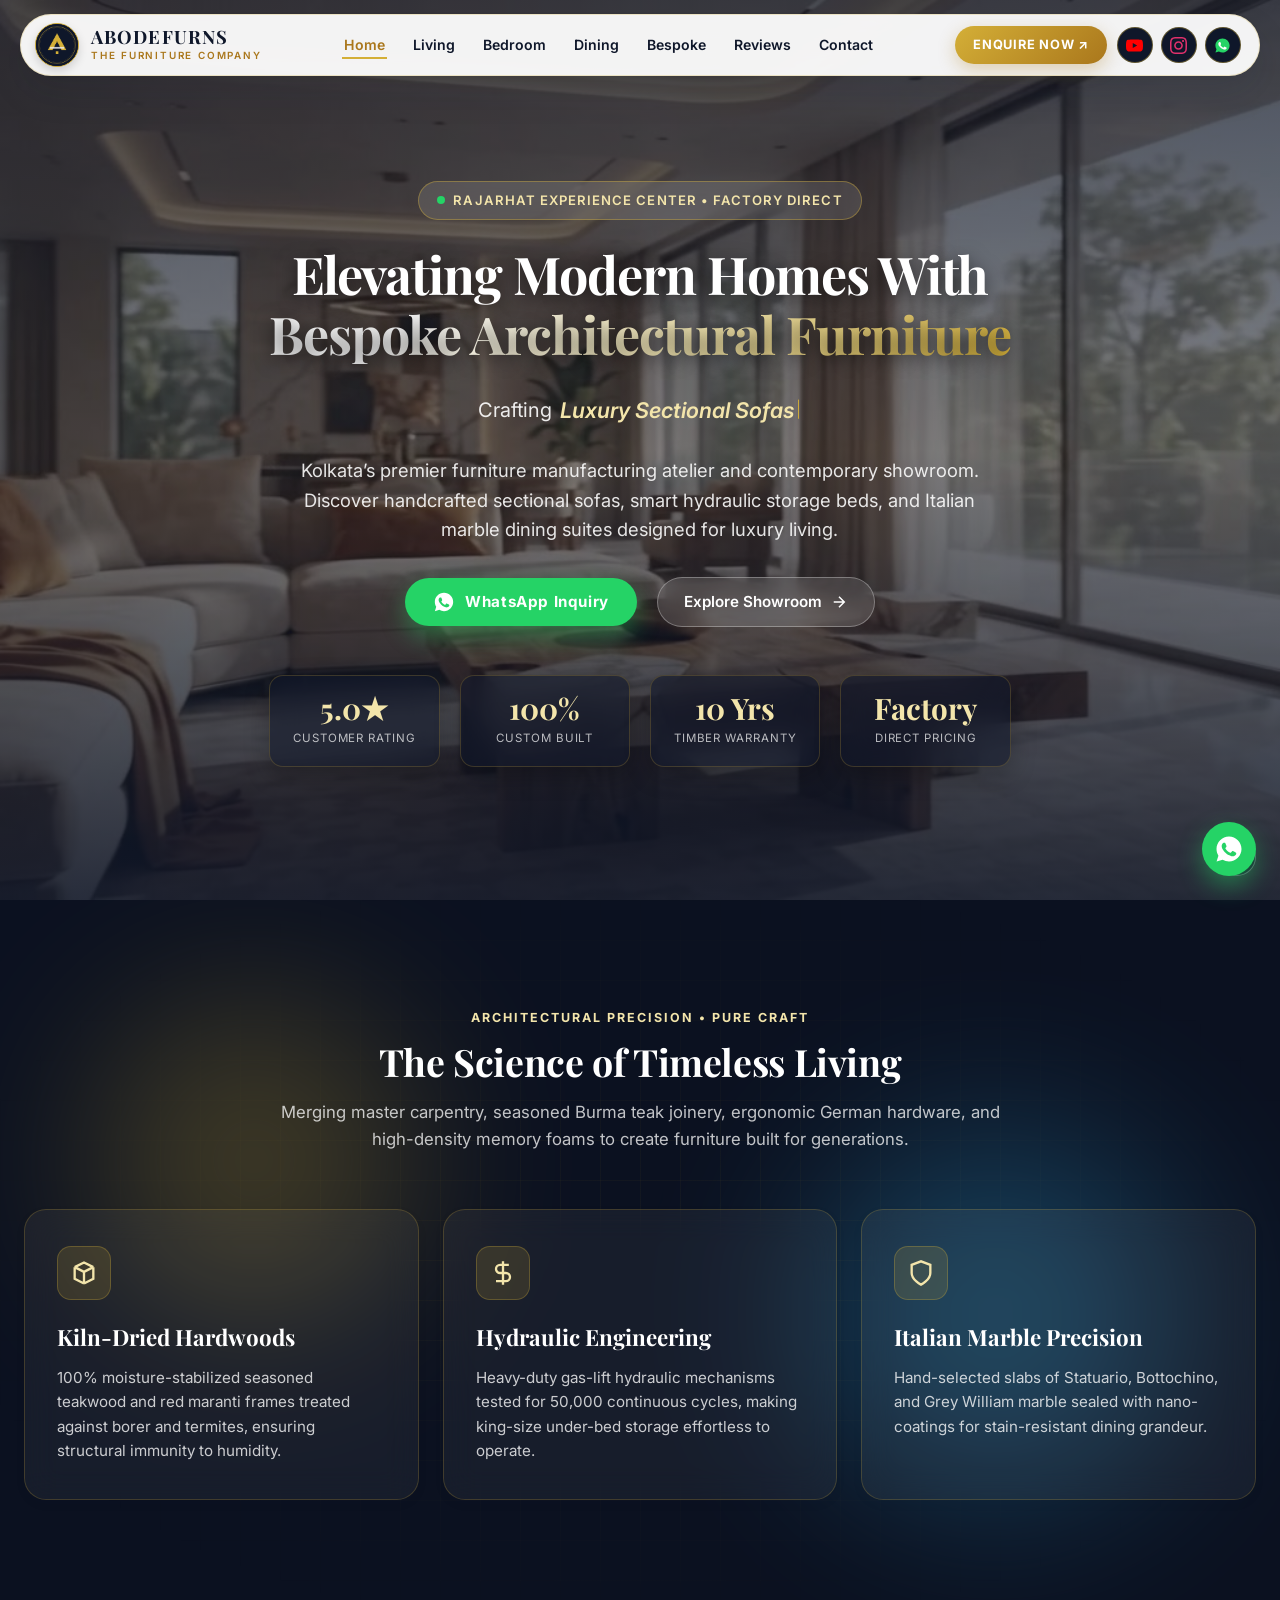
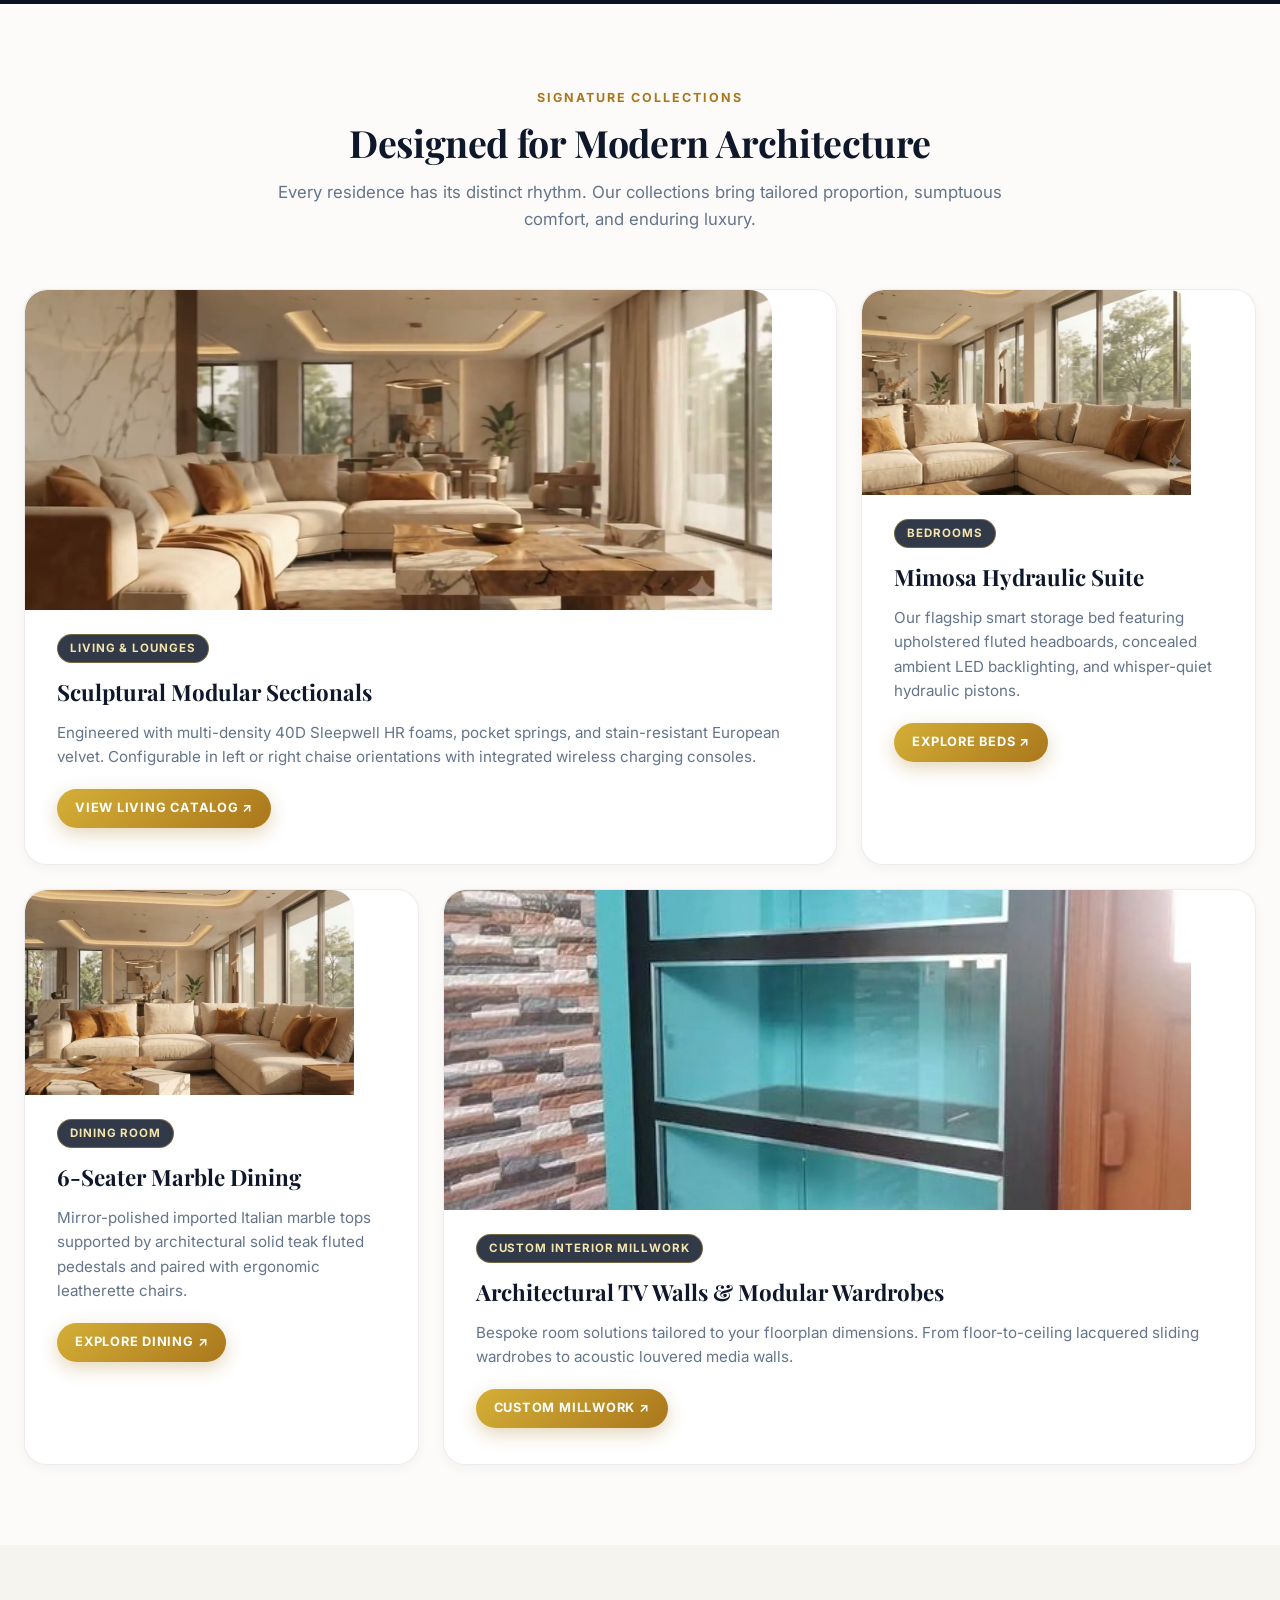
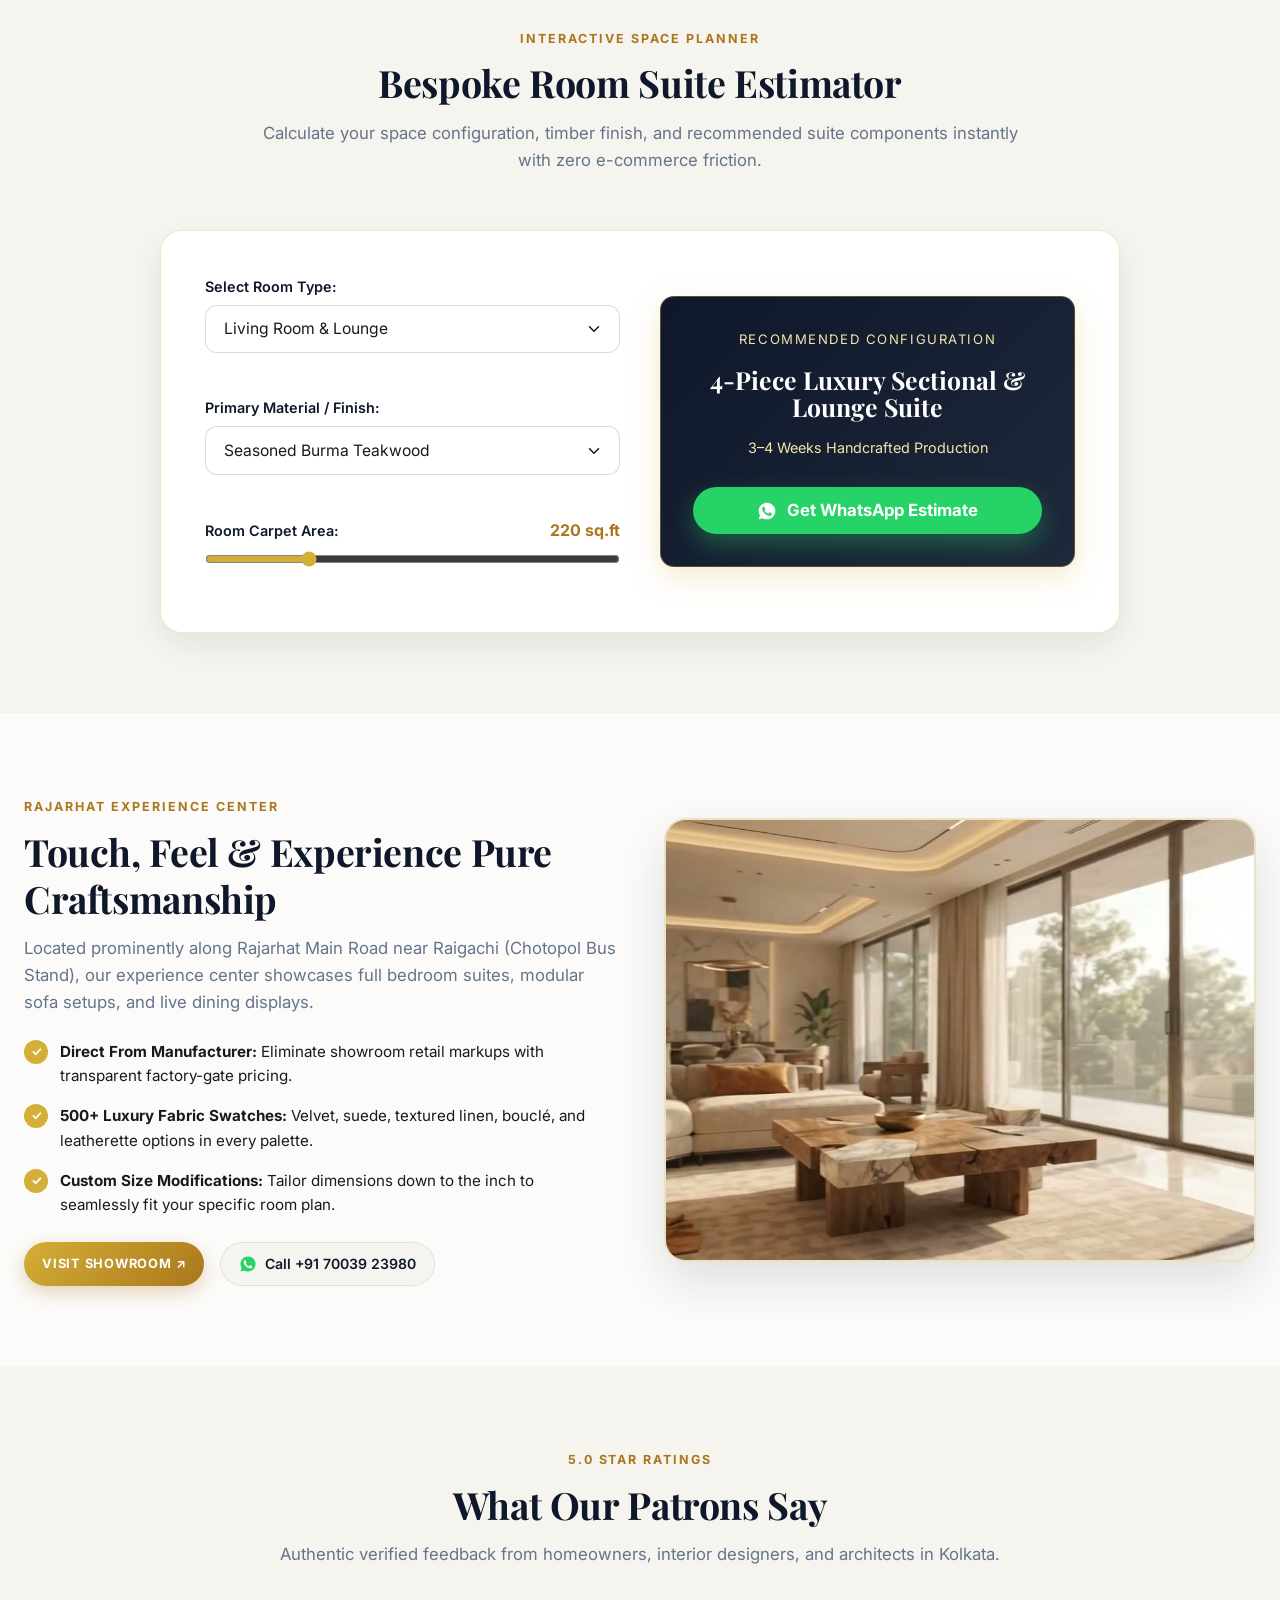
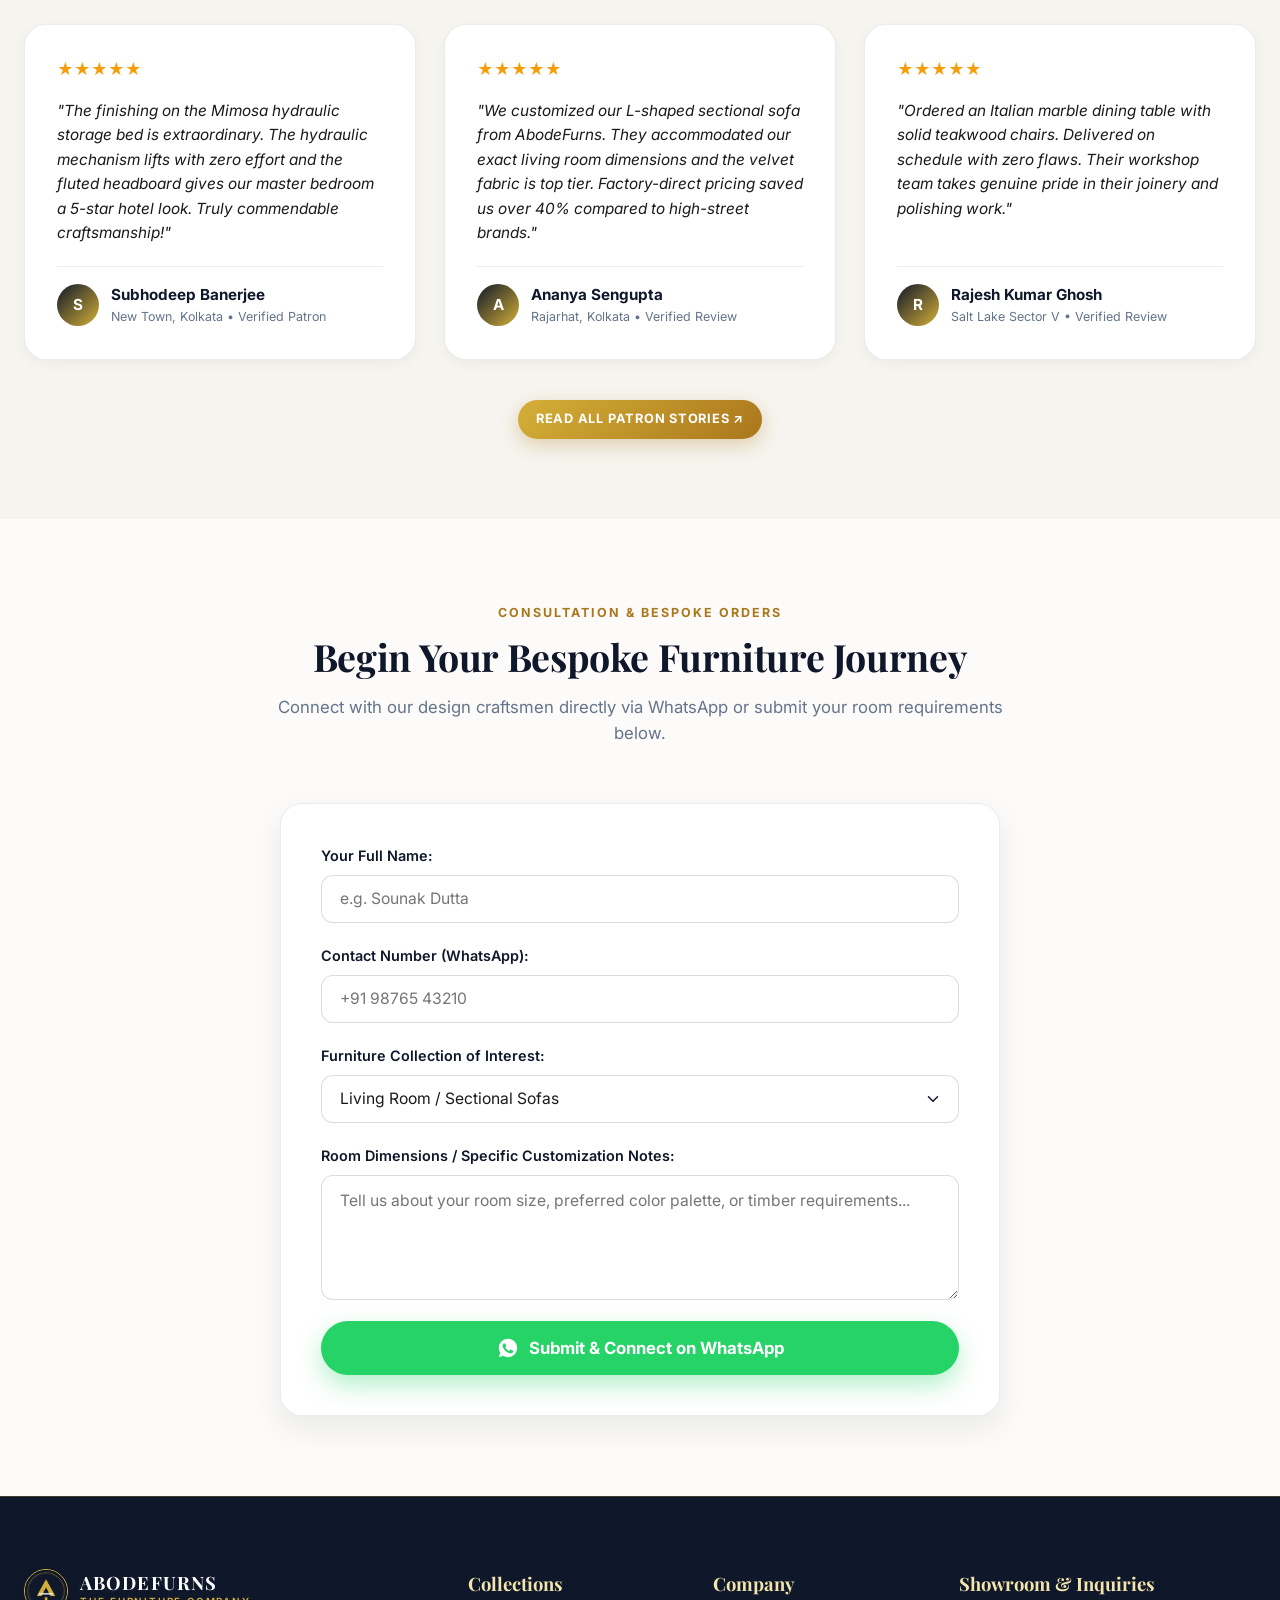
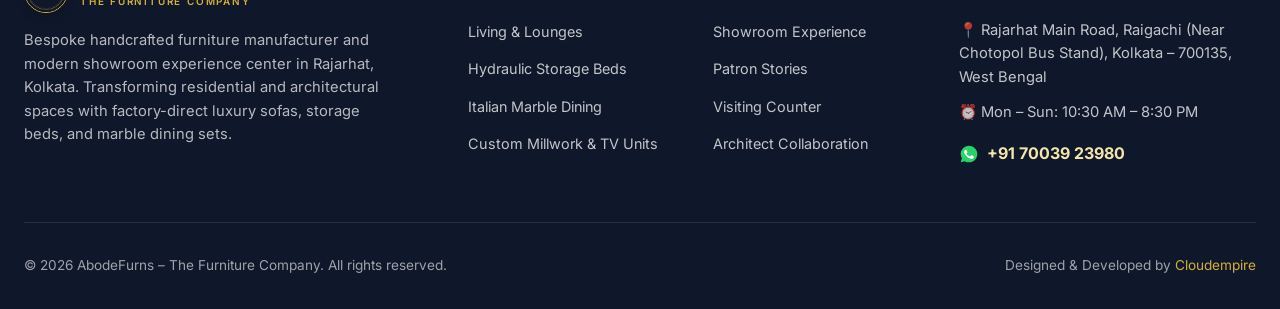
<file: index.html>
<!DOCTYPE html>
<html lang="en">
<head>
  <meta charset="UTF-8">
  <meta name="viewport" content="width=device-width, initial-scale=1.0">
  <title>AbodeFurns – Luxury Living, Sofas & Custom Furniture | Rajarhat, Kolkata</title>
  <meta name="description" content="Experience luxury handcrafted furniture at factory-direct pricing. Explore luxury sectional sofas, hydraulic storage beds, marble dining sets, and bespoke interiors in Rajarhat, Kolkata.">
  
  <!-- Complete Multi-Resolution Favicon Suite -->
  <link rel="icon" type="image/svg+xml" href="assets/images/favicon.svg">
  <link rel="icon" type="image/png" sizes="32x32" href="assets/images/favicon-32x32.png">
  <link rel="icon" href="assets/images/favicon.ico">
  <link rel="apple-touch-icon" sizes="180x180" href="assets/images/apple-touch-icon.png">

  <!-- Google Fonts Preconnect -->
  <link rel="preconnect" href="https://fonts.googleapis.com">
  <link rel="preconnect" href="https://fonts.gstatic.com" crossorigin>
  <link href="https://fonts.googleapis.com/css2?family=Inter:wght@300;400;500;600;700&family=Playfair+Display:ital,wght@0,600;0,700;1,500&display=swap" rel="stylesheet">

  <link rel="stylesheet" href="assets/css/style.css">
</head>
<body>
  <!-- TheDivine Floating Pill Navbar -->
  <header class="site-header">
    <div class="header-inner">
      <a href="index.html" class="brand-wrapper">
        <div class="brand-emblem">
          <img src="assets/images/logo.png" alt="AbodeFurns Emblem" width="44" height="44">
        </div>
        <div class="brand-text">
          <span class="brand-title">ABODEFURNS</span>
          <span class="brand-sub">THE FURNITURE COMPANY</span>
        </div>
      </a>

      <ul class="nav-links">
        <li class="nav-item"><a href="index.html" class="active">Home</a></li>
        <li class="nav-item"><a href="living.html">Living</a></li>
        <li class="nav-item"><a href="bedroom.html">Bedroom</a></li>
        <li class="nav-item"><a href="dining.html">Dining</a></li>
        <li class="nav-item"><a href="bespoke.html">Bespoke</a></li>
        <li class="nav-item"><a href="reviews.html">Reviews</a></li>
        <li class="nav-item"><a href="contact.html">Contact</a></li>
        
      </ul>

      <div class="header-actions">
        <a href="https://wa.me/917003923980?text=Namaste%20AbodeFurns!%20I%20would%20like%20to%20inquire%20about%20your%20bespoke%20furniture%20collections." class="btn-cta-pill" target="_blank" rel="noopener noreferrer">
          ENQUIRE NOW ↗
        </a>
        <div class="social-circle-icons">
          <!-- YouTube -->
          <a href="https://www.youtube.com/@AbodeFurns" target="_blank" rel="noopener noreferrer" class="social-circle-btn" aria-label="AbodeFurns YouTube">
            <svg viewBox="0 0 24 24" fill="#FF0000"><path d="M23.498 6.186a3.016 3.016 0 0 0-2.122-2.136C19.505 3.5 12 3.5 12 3.5s-7.505 0-9.377.55a3.016 3.016 0 0 0-2.122 2.136C0 8.07 0 12 0 12s0 3.93.502 5.814a3.016 3.016 0 0 0 2.122 2.136c1.871.55 9.376.55 9.376.55s7.505 0 9.377-.55a3.016 3.016 0 0 0 2.122-2.136C24 15.93 24 12 24 12s0-3.93-.502-5.814zM9.545 15.568V8.432L15.818 12l-6.273 3.568z"/></svg>
          </a>
          <!-- Instagram -->
          <a href="https://www.instagram.com/abodefurns/" target="_blank" rel="noopener noreferrer" class="social-circle-btn" aria-label="AbodeFurns Instagram">
            <svg viewBox="0 0 24 24" fill="#E1306C"><path d="M12 2.163c3.204 0 3.584.012 4.85.07 3.252.148 4.771 1.691 4.919 4.919.058 1.265.069 1.645.069 4.849 0 3.205-.012 3.584-.069 4.849-.149 3.225-1.664 4.771-4.919 4.919-1.266.058-1.644.07-4.85.07-3.204 0-3.584-.012-4.849-.07-3.26-.149-4.771-1.699-4.919-4.92-.058-1.265-.07-1.644-.07-4.849 0-3.204.013-3.583.07-4.849.149-3.227 1.664-4.771 4.919-4.919 1.266-.057 1.645-.069 4.849-.069zm0-2.163c-3.259 0-3.667.014-4.947.072-4.358.2-6.78 2.618-6.98 6.98-.059 1.281-.073 1.689-.073 4.948 0 3.259.014 3.668.072 4.948.2 4.358 2.618 6.78 6.98 6.98 1.281.058 1.689.072 4.948.072 3.259 0 3.668-.014 4.948-.072 4.354-.2 6.782-2.618 6.979-6.98.059-1.28.073-1.689.073-4.948 0-3.259-.014-3.667-.072-4.947-.196-4.354-2.617-6.78-6.979-6.98-1.281-.059-1.69-.073-4.949-.073zm0 5.838c-3.403 0-6.162 2.759-6.162 6.162s2.759 6.163 6.162 6.163 6.162-2.759 6.162-6.163c0-3.403-2.759-6.162-6.162-6.162zm0 10.162c-2.209 0-4-1.79-4-4 0-2.209 1.791-4 4-4s4 1.791 4 4c0 2.21-1.791 4-4 4zm6.406-11.845c-.796 0-1.441.645-1.441 1.44s.645 1.44 1.441 1.44c.795 0 1.439-.645 1.439-1.44s-.644-1.44-1.439-1.44z"/></svg>
          </a>
          <!-- Official WhatsApp (High contrast: Green bubble with White handset on dark pill) -->
          <a href="https://wa.me/917003923980?text=Namaste%20AbodeFurns!%20Connecting%20from%20your%20website." target="_blank" rel="noopener noreferrer" class="social-circle-btn" aria-label="Chat on WhatsApp">
            <svg viewBox="0 0 24 24"><path fill="#25D366" d="M12.004 2C6.48 2 2 6.48 2 12.004c0 1.944.558 3.76 1.523 5.302L2.05 22l4.836-1.428A9.957 9.957 0 0 0 12.004 22C17.524 22 22 17.52 22 12.004 22 6.48 17.524 2 12.004 2z"/><path fill="#FFFFFF" d="M17.03 14.54c-.28-.14-1.65-.81-1.9-.91-.26-.09-.45-.14-.64.14-.19.28-.73.91-.9 1.1-.17.18-.34.21-.62.07-.28-.14-1.18-.43-2.25-1.38-.83-.74-1.39-1.65-1.55-1.93-.16-.28-.02-.43.12-.57.13-.13.28-.34.42-.51.14-.17.19-.28.28-.47.09-.19.05-.36-.02-.5-.07-.14-.64-1.55-.88-2.12-.23-.56-.47-.48-.64-.49-.17-.01-.36-.01-.55-.01-.19 0-.5.07-.76.36-.26.28-1 1-1 2.42 0 1.43 1.03 2.81 1.18 3 .14.19 2.03 3.1 4.93 4.35.69.3 1.23.48 1.65.61.69.22 1.32.19 1.82.11.55-.08 1.65-.67 1.89-1.32.23-.65.23-1.2.16-1.32-.07-.12-.26-.19-.54-.33z"/></svg>
          </a>
        </div>
        <button class="hamburger-btn" aria-label="Toggle Navigation Menu">
          <span></span>
          <span></span>
          <span></span>
        </button>
      </div>
    </div>
  </header>

  <!-- Section 1: Wide Full-Screen Cinematic Hero -->
  <section class="hero-fullscreen">
    <video class="hero-video-bg" autoplay muted loop playsinline poster="assets/images/hero-poster.jpg">
      <source src="assets/videos/hero.mp4" type="video/mp4">
    </video>
    <div class="hero-overlay"></div>

    <div class="hero-content">
      <div class="hero-badge">
        <span class="live-beacon"></span>
        <span>Rajarhat Experience Center &bull; Factory Direct</span>
      </div>

      <h1 class="hero-title">
        Elevating Modern Homes With<br>
        <span class="gradient-headline">Bespoke Architectural Furniture</span>
      </h1>

      <div class="hero-typewriter-container">
        <span style="font-size: 1.25rem; color: rgba(255,255,255,0.9); margin-right: 8px;">Crafting</span>
        <span class="dynamic-typewriter" style="font-size: 1.35rem;">Luxury Sectional Sofas</span>
        <span class="typewriter-cursor">|</span>
      </div>

      <p class="hero-lead">
        Kolkata’s premier furniture manufacturing atelier and contemporary showroom. Discover handcrafted sectional sofas, smart hydraulic storage beds, and Italian marble dining suites designed for luxury living.
      </p>

      <div class="hero-actions">
        <!-- High-contrast WhatsApp Button: White bubble with green phone -->
        <a href="https://wa.me/917003923980?text=Namaste%20AbodeFurns!%20I%20am%20exploring%20your%20website%20and%20would%20love%20to%20consult%20on%20custom%20furniture." class="btn-hero-primary" target="_blank" rel="noopener noreferrer">
          <svg viewBox="0 0 24 24" width="22" height="22">
            <path fill="#FFFFFF" d="M12.004 2C6.48 2 2 6.48 2 12.004c0 1.944.558 3.76 1.523 5.302L2.05 22l4.836-1.428A9.957 9.957 0 0 0 12.004 22C17.524 22 22 17.52 22 12.004 22 6.48 17.524 2 12.004 2z"/>
            <path fill="#25D366" d="M17.03 14.54c-.28-.14-1.65-.81-1.9-.91-.26-.09-.45-.14-.64.14-.19.28-.73.91-.9 1.1-.17.18-.34.21-.62.07-.28-.14-1.18-.43-2.25-1.38-.83-.74-1.39-1.65-1.55-1.93-.16-.28-.02-.43.12-.57.13-.13.28-.34.42-.51.14-.17.19-.28.28-.47.09-.19.05-.36-.02-.5-.07-.14-.64-1.55-.88-2.12-.23-.56-.47-.48-.64-.49-.17-.01-.36-.01-.55-.01-.19 0-.5.07-.76.36-.26.28-1 1-1 2.42 0 1.43 1.03 2.81 1.18 3 .14.19 2.03 3.1 4.93 4.35.69.3 1.23.48 1.65.61.69.22 1.32.19 1.82.11.55-.08 1.65-.67 1.89-1.32.23-.65.23-1.2.16-1.32-.07-.12-.26-.19-.54-.33z"/>
          </svg>
          <span>WhatsApp Inquiry</span>
        </a>

        <a href="living.html" class="btn-hero-secondary">
          <span>Explore Showroom</span>
          <svg width="18" height="18" viewBox="0 0 24 24" fill="none" stroke="currentColor" stroke-width="2"><path d="M5 12h14M12 5l7 7-7 7"/></svg>
        </a>
      </div>

      <!-- Telemetry Stats (2x2 grid on mobile) -->
      <div class="hero-telemetry-grid">
        <div class="telemetry-card">
          <span class="telemetry-val">5.0★</span>
          <span class="telemetry-lbl">Customer Rating</span>
        </div>
        <div class="telemetry-card">
          <span class="telemetry-val">100%</span>
          <span class="telemetry-lbl">Custom Built</span>
        </div>
        <div class="telemetry-card">
          <span class="telemetry-val">10 Yrs</span>
          <span class="telemetry-lbl">Timber Warranty</span>
        </div>
        <div class="telemetry-card">
          <span class="telemetry-val">Factory</span>
          <span class="telemetry-lbl">Direct Pricing</span>
        </div>
      </div>
    </div>

    <!-- Video Play/Pause Control -->
    <button class="video-control-btn" aria-label="Toggle Hero Video Playback">
      <svg width="18" height="18" viewBox="0 0 24 24" fill="currentColor">
        <rect x="6" y="4" width="4" height="16"/>
        <rect x="14" y="4" width="4" height="16"/>
      </svg>
    </button>
  </section>

  <!-- Section 2: Wide Full-Screen Visual Abstract & Tech Grid -->
  <section class="abstract-showcase">
    <div class="abstract-tech-grid"></div>
    <div class="abstract-orb abstract-orb-1"></div>
    <div class="abstract-orb abstract-orb-2"></div>

    <div class="abstract-inner">
      <div class="section-header" style="text-align: center;">
        <span class="section-eyebrow" style="color: #f3e5ab;">Architectural Precision &bull; Pure Craft</span>
        <h2 class="section-title" style="color: #ffffff;">The Science of Timeless Living</h2>
        <p class="section-desc" style="color: rgba(255,255,255,0.75);">
          Merging master carpentry, seasoned Burma teak joinery, ergonomic German hardware, and high-density memory foams to create furniture built for generations.
        </p>
      </div>

      <div class="bento-grid">
        <div class="bento-card bento-card-glass tile-shine">
          <div class="bento-icon-badge" style="background: rgba(212,175,55,0.15); color: #f3e5ab;">
            <svg viewBox="0 0 24 24" width="28" height="28" fill="none" stroke="currentColor" stroke-width="2"><path d="M20 7l-8-4-8 4m16 0l-8 4m8-4v10l-8 4m0-10L4 7m8 4v10M4 7v10l8 4"/></svg>
          </div>
          <h3 class="bento-title">Kiln-Dried Hardwoods</h3>
          <p class="bento-desc">
            100% moisture-stabilized seasoned teakwood and red maranti frames treated against borer and termites, ensuring structural immunity to humidity.
          </p>
        </div>

        <div class="bento-card bento-card-glass tile-shine">
          <div class="bento-icon-badge" style="background: rgba(212,175,55,0.15); color: #f3e5ab;">
            <svg viewBox="0 0 24 24" width="28" height="28" fill="none" stroke="currentColor" stroke-width="2"><path d="M12 2v20M17 5H9.5a3.5 3.5 0 0 0 0 7h5a3.5 3.5 0 0 1 0 7H6"/></svg>
          </div>
          <h3 class="bento-title">Hydraulic Engineering</h3>
          <p class="bento-desc">
            Heavy-duty gas-lift hydraulic mechanisms tested for 50,000 continuous cycles, making king-size under-bed storage effortless to operate.
          </p>
        </div>

        <div class="bento-card bento-card-glass tile-shine">
          <div class="bento-icon-badge" style="background: rgba(212,175,55,0.15); color: #f3e5ab;">
            <svg viewBox="0 0 24 24" width="28" height="28" fill="none" stroke="currentColor" stroke-width="2"><path d="M12 22s8-4 8-10V5l-8-3-8 3v7c0 6 8 10 8 10z"/></svg>
          </div>
          <h3 class="bento-title">Italian Marble Precision</h3>
          <p class="bento-desc">
            Hand-selected slabs of Statuario, Bottochino, and Grey William marble sealed with nano-coatings for stain-resistant dining grandeur.
          </p>
        </div>
      </div>
    </div>
  </section>

  <!-- Section 3: Deep Core Capabilities / Bento Grid Breakdown -->
  <section class="section" id="capabilities">
    <div class="section-header">
      <span class="section-eyebrow">Signature Collections</span>
      <h2 class="section-title">Designed for Modern Architecture</h2>
      <p class="section-desc">Every residence has its distinct rhythm. Our collections bring tailored proportion, sumptuous comfort, and enduring luxury.</p>
    </div>

    <div class="bento-grid">
      <div class="bento-card bento-card-wide tile-shine">
        <div class="card-img-wrap" style="aspect-ratio: 21/9; margin: -2.25rem -2rem 1.5rem; border-radius: var(--radius-lg) var(--radius-lg) 0 0;">
          <img src="assets/images/sofa_sectional_velvet.jpg" alt="Living Room Sectionals" loading="lazy">
        </div>
        <span class="card-tag" style="position: static; margin-bottom: 0.75rem; align-self: flex-start;">Living & Lounges</span>
        <h3 class="bento-title">Sculptural Modular Sectionals</h3>
        <p class="bento-desc">
          Engineered with multi-density 40D Sleepwell HR foams, pocket springs, and stain-resistant European velvet. Configurable in left or right chaise orientations with integrated wireless charging consoles.
        </p>
        <div style="margin-top: 1.25rem;">
          <a href="living.html" class="btn-cta-pill" style="display: inline-flex;">View Living Catalog ↗</a>
        </div>
      </div>

      <div class="bento-card tile-shine">
        <div class="card-img-wrap" style="aspect-ratio: 16/10; margin: -2.25rem -2rem 1.5rem; border-radius: var(--radius-lg) var(--radius-lg) 0 0;">
          <img src="assets/images/bed_mimosa_hydraulic.jpg" alt="Mimosa Bedroom Suite" loading="lazy">
        </div>
        <span class="card-tag" style="position: static; margin-bottom: 0.75rem; align-self: flex-start;">Bedrooms</span>
        <h3 class="bento-title">Mimosa Hydraulic Suite</h3>
        <p class="bento-desc">
          Our flagship smart storage bed featuring upholstered fluted headboards, concealed ambient LED backlighting, and whisper-quiet hydraulic pistons.
        </p>
        <div style="margin-top: 1.25rem;">
          <a href="bedroom.html" class="btn-cta-pill" style="display: inline-flex;">Explore Beds ↗</a>
        </div>
      </div>

      <div class="bento-card tile-shine">
        <div class="card-img-wrap" style="aspect-ratio: 16/10; margin: -2.25rem -2rem 1.5rem; border-radius: var(--radius-lg) var(--radius-lg) 0 0;">
          <img src="assets/images/dining_marble_italian.jpg" alt="Italian Marble Dining" loading="lazy">
        </div>
        <span class="card-tag" style="position: static; margin-bottom: 0.75rem; align-self: flex-start;">Dining Room</span>
        <h3 class="bento-title">6-Seater Marble Dining</h3>
        <p class="bento-desc">
          Mirror-polished imported Italian marble tops supported by architectural solid teak fluted pedestals and paired with ergonomic leatherette chairs.
        </p>
        <div style="margin-top: 1.25rem;">
          <a href="dining.html" class="btn-cta-pill" style="display: inline-flex;">Explore Dining ↗</a>
        </div>
      </div>

      <div class="bento-card bento-card-wide tile-shine">
        <div class="card-img-wrap" style="aspect-ratio: 21/9; margin: -2.25rem -2rem 1.5rem; border-radius: var(--radius-lg) var(--radius-lg) 0 0;">
          <img src="assets/images/media_console_fluted.jpg" alt="Custom TV Consoles & Wardrobes" loading="lazy">
        </div>
        <span class="card-tag" style="position: static; margin-bottom: 0.75rem; align-self: flex-start;">Custom Interior Millwork</span>
        <h3 class="bento-title">Architectural TV Walls & Modular Wardrobes</h3>
        <p class="bento-desc">
          Bespoke room solutions tailored to your floorplan dimensions. From floor-to-ceiling lacquered sliding wardrobes to acoustic louvered media walls.
        </p>
        <div style="margin-top: 1.25rem;">
          <a href="bespoke.html" class="btn-cta-pill" style="display: inline-flex;">Custom Millwork ↗</a>
        </div>
      </div>
    </div>
  </section>

  <!-- Section 4: Interactive Value Calculator & Room Estimator -->
  <section class="section section-alt" id="estimator">
    <div class="section-header">
      <span class="section-eyebrow">Interactive Space Planner</span>
      <h2 class="section-title">Bespoke Room Suite Estimator</h2>
      <p class="section-desc">
        Calculate your space configuration, timber finish, and recommended suite components instantly with zero e-commerce friction.
      </p>
    </div>

    <div class="calc-container">
      <div class="calc-grid">
        <div class="calc-controls">
          <div class="form-group">
            <label class="form-label" for="calc-room-type">Select Room Type:</label>
            <select id="calc-room-type" class="form-control">
              <option value="living" selected>Living Room & Lounge</option>
              <option value="bedroom">Master Bedroom Suite</option>
              <option value="dining">Dining & Entertaining</option>
              <option value="full">Full Home Interior Suite</option>
            </select>
          </div>

          <div class="form-group">
            <label class="form-label" for="calc-wood-finish">Primary Material / Finish:</label>
            <select id="calc-wood-finish" class="form-control">
              <option value="teak" selected>Seasoned Burma Teakwood</option>
              <option value="marble">Italian Composite Marble & Teak</option>
              <option value="oak">Natural White Oak & Cane</option>
              <option value="lacquer">High-Gloss Fluted Lacquer</option>
            </select>
          </div>

          <div class="form-group">
            <div style="display: flex; justify-content: space-between; align-items: center;">
              <label class="form-label" for="calc-area-range">Room Carpet Area:</label>
              <span id="calc-area-val" style="font-weight: 700; color: var(--color-accent-dark);">220 sq.ft</span>
            </div>
            <input type="range" id="calc-area-range" min="100" max="600" step="20" value="220" style="width: 100%; accent-color: var(--color-accent); cursor: pointer;">
          </div>
        </div>

        <div class="calc-display">
          <span class="calc-metric-title">Recommended Configuration</span>
          <div id="calc-est-output" class="calc-output-stat" style="font-size: 1.55rem;">
            4-Piece Luxury Sectional & Lounge Suite
          </div>
          <p id="calc-leadtime-output" style="font-size: 0.9rem; color: #f3e5ab;">
            3–4 Weeks Handcrafted Production
          </p>
          <div style="margin-top: 0.75rem;">
            <a href="https://wa.me/917003923980?text=Namaste%20AbodeFurns!%20I%20used%20the%20Room%20Estimator%20for%20my%20home%20and%20would%20like%20a%20detailed%20quotation." class="btn-form-submit" target="_blank" rel="noopener noreferrer" style="padding: 10px 20px !important; min-height: 46px;">
              <svg viewBox="0 0 24 24" width="20" height="20">
                <path fill="#FFFFFF" d="M12.004 2C6.48 2 2 6.48 2 12.004c0 1.944.558 3.76 1.523 5.302L2.05 22l4.836-1.428A9.957 9.957 0 0 0 12.004 22C17.524 22 22 17.52 22 12.004 22 6.48 17.524 2 12.004 2z"/>
                <path fill="#25D366" d="M17.03 14.54c-.28-.14-1.65-.81-1.9-.91-.26-.09-.45-.14-.64.14-.19.28-.73.91-.9 1.1-.17.18-.34.21-.62.07-.28-.14-1.18-.43-2.25-1.38-.83-.74-1.39-1.65-1.55-1.93-.16-.28-.02-.43.12-.57.13-.13.28-.34.42-.51.14-.17.19-.28.28-.47.09-.19.05-.36-.02-.5-.07-.14-.64-1.55-.88-2.12-.23-.56-.47-.48-.64-.49-.17-.01-.36-.01-.55-.01-.19 0-.5.07-.76.36-.26.28-1 1-1 2.42 0 1.43 1.03 2.81 1.18 3 .14.19 2.03 3.1 4.93 4.35.69.3 1.23.48 1.65.61.69.22 1.32.19 1.82.11.55-.08 1.65-.67 1.89-1.32.23-.65.23-1.2.16-1.32-.07-.12-.26-.19-.54-.33z"/>
              </svg>
              <span>Get WhatsApp Estimate</span>
            </a>
          </div>
        </div>
      </div>
    </div>
  </section>

  <!-- Section 5: Heritage & Storefront Centerpiece -->
  <section class="section" id="workshop">
    <div style="display: grid; grid-template-columns: 1fr 1fr; gap: 3rem; align-items: center;">
      <div>
        <span class="section-eyebrow">Rajarhat Experience Center</span>
        <h2 class="section-title">Touch, Feel & Experience Pure Craftsmanship</h2>
        <p class="section-desc">
          Located prominently along Rajarhat Main Road near Raigachi (Chotopol Bus Stand), our experience center showcases full bedroom suites, modular sofa setups, and live dining displays.
        </p>
        <div style="display: flex; flex-direction: column; gap: 1rem; margin: 1.5rem 0;">
          <div style="display: flex; gap: 12px; align-items: flex-start;">
            <div style="width: 24px; height: 24px; border-radius: 50%; background: var(--color-accent); color: #ffffff; display: flex; align-items: center; justify-content: center; font-weight: 700; font-size: 0.8rem; flex-shrink: 0;">✓</div>
            <p style="font-size: 0.95rem; color: var(--color-text);"><strong>Direct From Manufacturer:</strong> Eliminate showroom retail markups with transparent factory-gate pricing.</p>
          </div>
          <div style="display: flex; gap: 12px; align-items: flex-start;">
            <div style="width: 24px; height: 24px; border-radius: 50%; background: var(--color-accent); color: #ffffff; display: flex; align-items: center; justify-content: center; font-weight: 700; font-size: 0.8rem; flex-shrink: 0;">✓</div>
            <p style="font-size: 0.95rem; color: var(--color-text);"><strong>500+ Luxury Fabric Swatches:</strong> Velvet, suede, textured linen, bouclé, and leatherette options in every palette.</p>
          </div>
          <div style="display: flex; gap: 12px; align-items: flex-start;">
            <div style="width: 24px; height: 24px; border-radius: 50%; background: var(--color-accent); color: #ffffff; display: flex; align-items: center; justify-content: center; font-weight: 700; font-size: 0.8rem; flex-shrink: 0;">✓</div>
            <p style="font-size: 0.95rem; color: var(--color-text);"><strong>Custom Size Modifications:</strong> Tailor dimensions down to the inch to seamlessly fit your specific room plan.</p>
          </div>
        </div>

        <div style="display: flex; gap: 1rem; flex-wrap: wrap;">
          <a href="contact.html" class="btn-cta-pill">Visit Showroom ↗</a>
          <a href="tel:+917003923980" class="btn-card-inquire" style="width: auto; background: var(--color-surface-alt); color: var(--color-primary) !important; border: 1px solid var(--color-border);">
            <!-- Official WhatsApp Icon next to phone -->
            <svg viewBox="0 0 24 24" width="18" height="18"><path fill="#25D366" d="M12.004 2C6.48 2 2 6.48 2 12.004c0 1.944.558 3.76 1.523 5.302L2.05 22l4.836-1.428A9.957 9.957 0 0 0 12.004 22C17.524 22 22 17.52 22 12.004 22 6.48 17.524 2 12.004 2z"/><path fill="#FFFFFF" d="M17.03 14.54c-.28-.14-1.65-.81-1.9-.91-.26-.09-.45-.14-.64.14-.19.28-.73.91-.9 1.1-.17.18-.34.21-.62.07-.28-.14-1.18-.43-2.25-1.38-.83-.74-1.39-1.65-1.55-1.93-.16-.28-.02-.43.12-.57.13-.13.28-.34.42-.51.14-.17.19-.28.28-.47.09-.19.05-.36-.02-.5-.07-.14-.64-1.55-.88-2.12-.23-.56-.47-.48-.64-.49-.17-.01-.36-.01-.55-.01-.19 0-.5.07-.76.36-.26.28-1 1-1 2.42 0 1.43 1.03 2.81 1.18 3 .14.19 2.03 3.1 4.93 4.35.69.3 1.23.48 1.65.61.69.22 1.32.19 1.82.11.55-.08 1.65-.67 1.89-1.32.23-.65.23-1.2.16-1.32-.07-.12-.26-.19-.54-.33z"/></svg>
            <span>Call +91 70039 23980</span>
          </a>
        </div>
      </div>

      <div class="card-img-wrap" style="aspect-ratio: 4/3; border-radius: var(--radius-lg); box-shadow: var(--shadow-lg); border: 2px solid var(--color-border-accent);">
        <img src="assets/images/showroom_rajarhat_display.jpg" alt="AbodeFurns Rajarhat Showroom" loading="lazy">
      </div>
    </div>
  </section>

  <!-- Section 6: Verified Patron Stories & Google Reviews Wall -->
  <section class="section section-alt" id="reviews">
    <div class="section-header">
      <span class="section-eyebrow">5.0 Star Ratings</span>
      <h2 class="section-title">What Our Patrons Say</h2>
      <p class="section-desc">Authentic verified feedback from homeowners, interior designers, and architects in Kolkata.</p>
    </div>

    <div class="reviews-grid">
      <div class="review-card">
        <div>
          <div class="review-stars">★★★★★</div>
          <p class="review-quote">
            "The finishing on the Mimosa hydraulic storage bed is extraordinary. The hydraulic mechanism lifts with zero effort and the fluted headboard gives our master bedroom a 5-star hotel look. Truly commendable craftsmanship!"
          </p>
        </div>
        <div class="reviewer-meta">
          <div class="reviewer-avatar">S</div>
          <div>
            <div class="reviewer-name">Subhodeep Banerjee</div>
            <div class="reviewer-source">New Town, Kolkata &bull; Verified Patron</div>
          </div>
        </div>
      </div>

      <div class="review-card">
        <div>
          <div class="review-stars">★★★★★</div>
          <p class="review-quote">
            "We customized our L-shaped sectional sofa from AbodeFurns. They accommodated our exact living room dimensions and the velvet fabric is top tier. Factory-direct pricing saved us over 40% compared to high-street brands."
          </p>
        </div>
        <div class="reviewer-meta">
          <div class="reviewer-avatar">A</div>
          <div>
            <div class="reviewer-name">Ananya Sengupta</div>
            <div class="reviewer-source">Rajarhat, Kolkata &bull; Verified Review</div>
          </div>
        </div>
      </div>

      <div class="review-card">
        <div>
          <div class="review-stars">★★★★★</div>
          <p class="review-quote">
            "Ordered an Italian marble dining table with solid teakwood chairs. Delivered on schedule with zero flaws. Their workshop team takes genuine pride in their joinery and polishing work."
          </p>
        </div>
        <div class="reviewer-meta">
          <div class="reviewer-avatar">R</div>
          <div>
            <div class="reviewer-name">Rajesh Kumar Ghosh</div>
            <div class="reviewer-source">Salt Lake Sector V &bull; Verified Review</div>
          </div>
        </div>
      </div>
    </div>

    <div style="text-align: center; margin-top: 2.5rem;">
      <a href="reviews.html" class="btn-cta-pill">Read All Patron Stories ↗</a>
    </div>
  </section>

  <!-- Section 7: Full-Width Visiting Counter & Quick Inquiry Form -->
  <section class="section" id="inquiry">
    <div class="section-header">
      <span class="section-eyebrow">Consultation & Bespoke Orders</span>
      <h2 class="section-title">Begin Your Bespoke Furniture Journey</h2>
      <p class="section-desc">Connect with our design craftsmen directly via WhatsApp or submit your room requirements below.</p>
    </div>

    <div class="form-card">
      <form id="inquiry-form">
        <div class="form-group">
          <label class="form-label" for="inq-name">Your Full Name:</label>
          <input type="text" id="inq-name" class="form-control" placeholder="e.g. Sounak Dutta" required>
        </div>

        <div class="form-group">
          <label class="form-label" for="inq-phone">Contact Number (WhatsApp):</label>
          <input type="tel" id="inq-phone" class="form-control" placeholder="+91 98765 43210" required>
        </div>

        <div class="form-group">
          <label class="form-label" for="inq-interest">Furniture Collection of Interest:</label>
          <select id="inq-interest" class="form-control">
            <option value="Living Room / Sectional Sofas" selected>Living Room / Sectional Sofas</option>
            <option value="Mimosa Hydraulic Storage Beds">Mimosa Hydraulic Storage Beds</option>
            <option value="Italian Marble Dining Sets">Italian Marble Dining Sets</option>
            <option value="Custom TV Console / Wardrobe Millwork">Custom TV Console / Wardrobe Millwork</option>
            <option value="Full Home Interior Furniture Package">Full Home Interior Furniture Package</option>
          </select>
        </div>

        <div class="form-group">
          <label class="form-label" for="inq-msg">Room Dimensions / Specific Customization Notes:</label>
          <textarea id="inq-msg" class="form-control" placeholder="Tell us about your room size, preferred color palette, or timber requirements..."></textarea>
        </div>

        <button type="submit" class="btn-form-submit">
          <!-- White Bubble / Green Phone WhatsApp Icon -->
          <svg viewBox="0 0 24 24" width="22" height="22">
            <path fill="#FFFFFF" d="M12.004 2C6.48 2 2 6.48 2 12.004c0 1.944.558 3.76 1.523 5.302L2.05 22l4.836-1.428A9.957 9.957 0 0 0 12.004 22C17.524 22 22 17.52 22 12.004 22 6.48 17.524 2 12.004 2z"/>
            <path fill="#25D366" d="M17.03 14.54c-.28-.14-1.65-.81-1.9-.91-.26-.09-.45-.14-.64.14-.19.28-.73.91-.9 1.1-.17.18-.34.21-.62.07-.28-.14-1.18-.43-2.25-1.38-.83-.74-1.39-1.65-1.55-1.93-.16-.28-.02-.43.12-.57.13-.13.28-.34.42-.51.14-.17.19-.28.28-.47.09-.19.05-.36-.02-.5-.07-.14-.64-1.55-.88-2.12-.23-.56-.47-.48-.64-.49-.17-.01-.36-.01-.55-.01-.19 0-.5.07-.76.36-.26.28-1 1-1 2.42 0 1.43 1.03 2.81 1.18 3 .14.19 2.03 3.1 4.93 4.35.69.3 1.23.48 1.65.61.69.22 1.32.19 1.82.11.55-.08 1.65-.67 1.89-1.32.23-.65.23-1.2.16-1.32-.07-.12-.26-.19-.54-.33z"/>
          </svg>
          <span>Submit & Connect on WhatsApp</span>
        </button>
      </form>
    </div>
  </section>

  <!-- Footer -->
  <footer class="site-footer">
    <div class="footer-inner">
      <div class="footer-col">
        <div class="brand-wrapper">
          <div class="brand-emblem">
            <img src="assets/images/logo.png" alt="AbodeFurns" width="44" height="44" loading="lazy">
          </div>
          <div class="brand-text">
            <span class="brand-title" style="color: #ffffff;">ABODEFURNS</span>
            <span class="brand-sub" style="color: #d4af37;">THE FURNITURE COMPANY</span>
          </div>
        </div>
        <p class="footer-brand-desc">
          Bespoke handcrafted furniture manufacturer and modern showroom experience center in Rajarhat, Kolkata. Transforming residential and architectural spaces with factory-direct luxury sofas, storage beds, and marble dining sets.
        </p>
      </div>

      <div class="footer-col">
        <h4 class="footer-heading">Collections</h4>
        <ul class="footer-links">
          <li><a href="living.html">Living & Lounges</a></li>
          <li><a href="bedroom.html">Hydraulic Storage Beds</a></li>
          <li><a href="dining.html">Italian Marble Dining</a></li>
          <li><a href="bespoke.html">Custom Millwork & TV Units</a></li>
        </ul>
      </div>

      <div class="footer-col">
        <h4 class="footer-heading">Company</h4>
        <ul class="footer-links">
          <li><a href="index.html#workshop">Showroom Experience</a></li>
          <li><a href="reviews.html">Patron Stories</a></li>
          <li><a href="contact.html">Visiting Counter</a></li>
          <li><a href="contact.html">Architect Collaboration</a></li>
        </ul>
      </div>

      <div class="footer-col">
        <h4 class="footer-heading">Showroom & Inquiries</h4>
        <p style="font-size: 0.92rem; color: rgba(255,255,255,0.75); margin-bottom: 0.75rem;">
          📍 Rajarhat Main Road, Raigachi (Near Chotopol Bus Stand), Kolkata – 700135, West Bengal
        </p>
        <p style="font-size: 0.92rem; color: rgba(255,255,255,0.75); margin-bottom: 1rem;">
          ⏰ Mon – Sun: 10:30 AM – 8:30 PM
        </p>
        <div style="display: flex; align-items: center; gap: 8px;">
          <!-- Official WhatsApp Icon for Contact Phone -->
          <svg viewBox="0 0 24 24" width="20" height="20"><path fill="#25D366" d="M12.004 2C6.48 2 2 6.48 2 12.004c0 1.944.558 3.76 1.523 5.302L2.05 22l4.836-1.428A9.957 9.957 0 0 0 12.004 22C17.524 22 22 17.52 22 12.004 22 6.48 17.524 2 12.004 2z"/><path fill="#FFFFFF" d="M17.03 14.54c-.28-.14-1.65-.81-1.9-.91-.26-.09-.45-.14-.64.14-.19.28-.73.91-.9 1.1-.17.18-.34.21-.62.07-.28-.14-1.18-.43-2.25-1.38-.83-.74-1.39-1.65-1.55-1.93-.16-.28-.02-.43.12-.57.13-.13.28-.34.42-.51.14-.17.19-.28.28-.47.09-.19.05-.36-.02-.5-.07-.14-.64-1.55-.88-2.12-.23-.56-.47-.48-.64-.49-.17-.01-.36-.01-.55-.01-.19 0-.5.07-.76.36-.26.28-1 1-1 2.42 0 1.43 1.03 2.81 1.18 3 .14.19 2.03 3.1 4.93 4.35.69.3 1.23.48 1.65.61.69.22 1.32.19 1.82.11.55-.08 1.65-.67 1.89-1.32.23-.65.23-1.2.16-1.32-.07-.12-.26-.19-.54-.33z"/></svg>
          <a href="tel:+917003923980" style="font-weight: 700; color: #f3e5ab;">+91 70039 23980</a>
        </div>
      </div>
    </div>

    <div class="footer-bottom">
      <p>© 2026 AbodeFurns – The Furniture Company. All rights reserved.</p>
      <p>Designed & Developed by <a href="https://cloudempire.tech/" target="_blank" rel="noopener noreferrer">Cloudempire</a></p>
    </div>
  </footer>

  <!-- Floating WhatsApp CTA Pill (White bubble with green phone for contrast) -->
  <a href="https://wa.me/917003923980?text=Namaste%20AbodeFurns!%20Connecting%20from%20your%20website." class="floating-wa-btn" target="_blank" rel="noopener noreferrer" aria-label="Chat on WhatsApp">
    <svg viewBox="0 0 24 24" width="30" height="30">
      <path fill="#FFFFFF" d="M12.004 2C6.48 2 2 6.48 2 12.004c0 1.944.558 3.76 1.523 5.302L2.05 22l4.836-1.428A9.957 9.957 0 0 0 12.004 22C17.524 22 22 17.52 22 12.004 22 6.48 17.524 2 12.004 2z"/>
      <path fill="#25D366" d="M17.03 14.54c-.28-.14-1.65-.81-1.9-.91-.26-.09-.45-.14-.64.14-.19.28-.73.91-.9 1.1-.17.18-.34.21-.62.07-.28-.14-1.18-.43-2.25-1.38-.83-.74-1.39-1.65-1.55-1.93-.16-.28-.02-.43.12-.57.13-.13.28-.34.42-.51.14-.17.19-.28.28-.47.09-.19.05-.36-.02-.5-.07-.14-.64-1.55-.88-2.12-.23-.56-.47-.48-.64-.49-.17-.01-.36-.01-.55-.01-.19 0-.5.07-.76.36-.26.28-1 1-1 2.42 0 1.43 1.03 2.81 1.18 3 .14.19 2.03 3.1 4.93 4.35.69.3 1.23.48 1.65.61.69.22 1.32.19 1.82.11.55-.08 1.65-.67 1.89-1.32.23-.65.23-1.2.16-1.32-.07-.12-.26-.19-.54-.33z"/>
    </svg>
  </a>

  <script src="assets/js/main.js"></script>
</body>
</html>
</file>
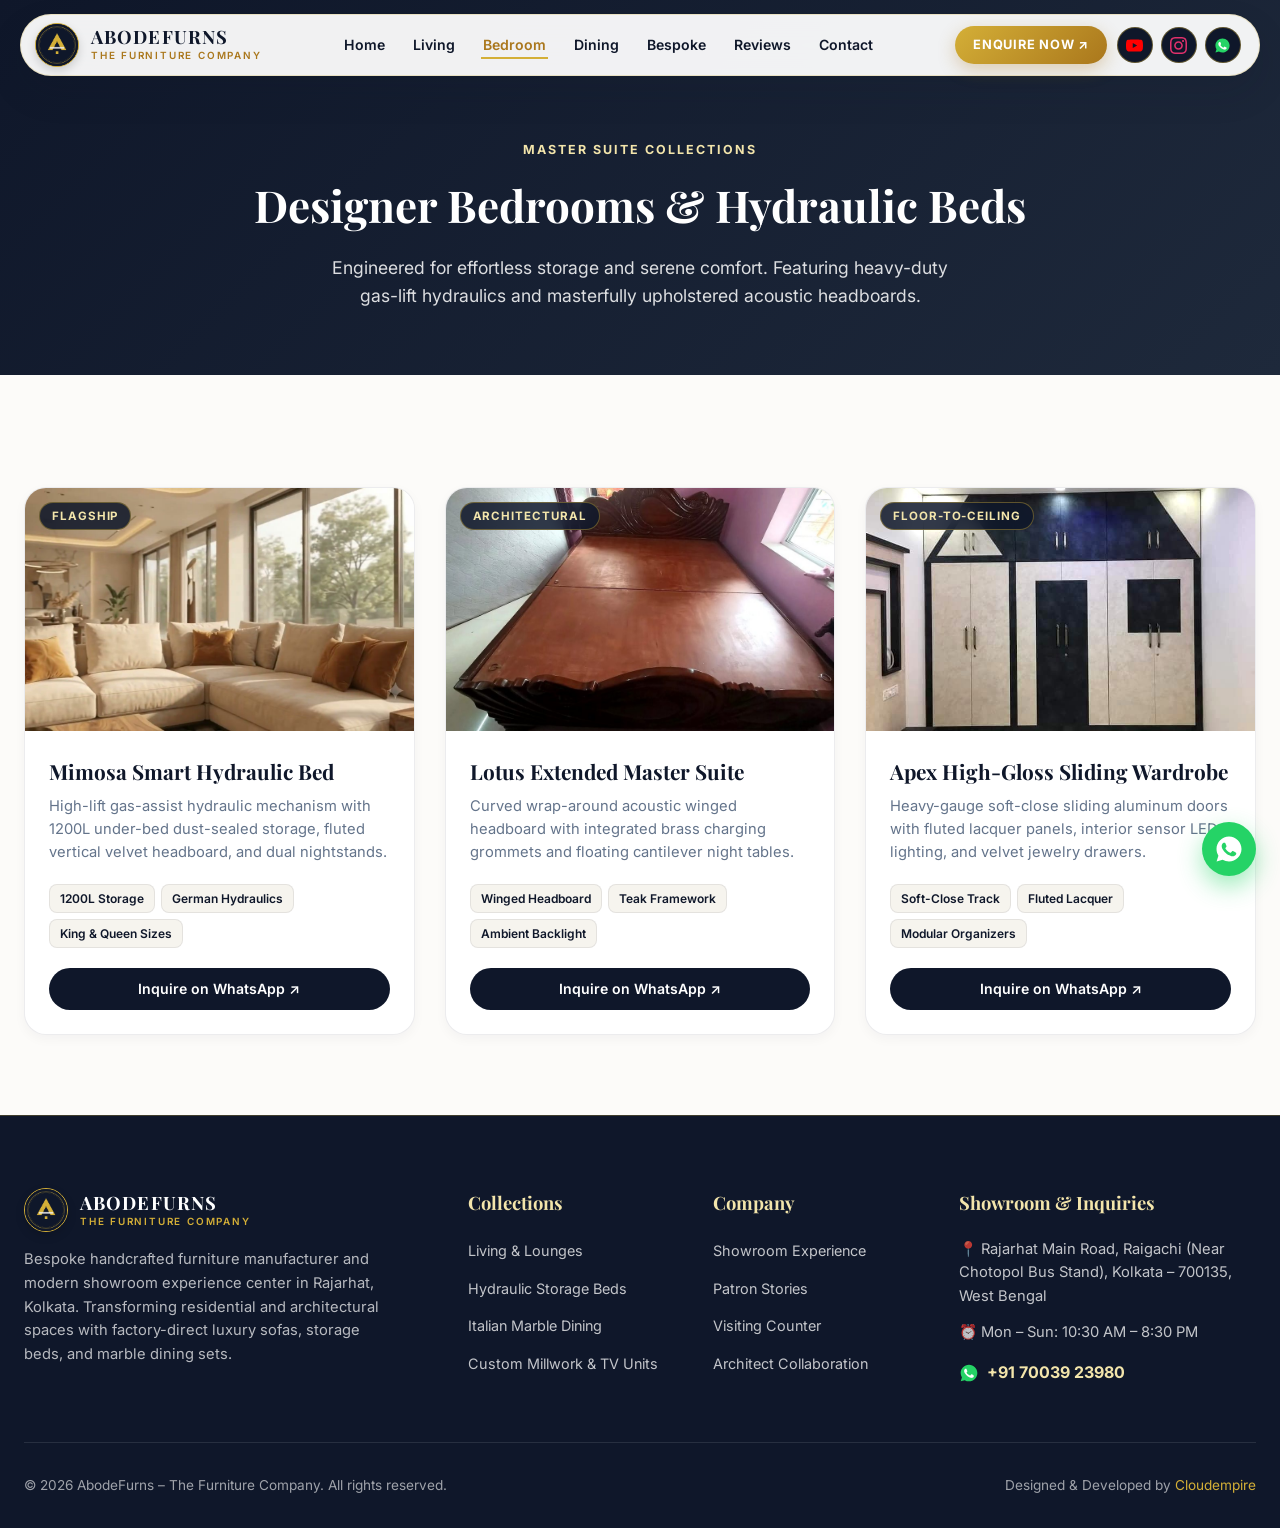
<file: bedroom.html>
<!DOCTYPE html>
<html lang="en">
<head>
  <meta charset="UTF-8">
  <meta name="viewport" content="width=device-width, initial-scale=1.0">
  <title>Designer Bedrooms & Hydraulic Beds | AbodeFurns Kolkata</title>
  <meta name="description" content="Discover the flagship Mimosa smart hydraulic storage bed, Lotus suite, solid teak platform beds, and custom modular sliding wardrobes.">
  
  <!-- Complete Multi-Resolution Favicon Suite -->
  <link rel="icon" type="image/svg+xml" href="assets/images/favicon.svg">
  <link rel="icon" type="image/png" sizes="32x32" href="assets/images/favicon-32x32.png">
  <link rel="icon" href="assets/images/favicon.ico">
  <link rel="apple-touch-icon" sizes="180x180" href="assets/images/apple-touch-icon.png">

  <!-- Google Fonts Preconnect -->
  <link rel="preconnect" href="https://fonts.googleapis.com">
  <link rel="preconnect" href="https://fonts.gstatic.com" crossorigin>
  <link href="https://fonts.googleapis.com/css2?family=Inter:wght@300;400;500;600;700&family=Playfair+Display:ital,wght@0,600;0,700;1,500&display=swap" rel="stylesheet">

  <link rel="stylesheet" href="assets/css/style.css">
</head>
<body>
  <!-- TheDivine Floating Pill Navbar -->
  <header class="site-header">
    <div class="header-inner">
      <a href="index.html" class="brand-wrapper">
        <div class="brand-emblem">
          <img src="assets/images/logo.png" alt="AbodeFurns Emblem" width="44" height="44">
        </div>
        <div class="brand-text">
          <span class="brand-title">ABODEFURNS</span>
          <span class="brand-sub">THE FURNITURE COMPANY</span>
        </div>
      </a>

      <ul class="nav-links">
        <li class="nav-item"><a href="index.html">Home</a></li>
        <li class="nav-item"><a href="living.html">Living</a></li>
        <li class="nav-item"><a href="bedroom.html" class="active">Bedroom</a></li>
        <li class="nav-item"><a href="dining.html">Dining</a></li>
        <li class="nav-item"><a href="bespoke.html">Bespoke</a></li>
        <li class="nav-item"><a href="reviews.html">Reviews</a></li>
        <li class="nav-item"><a href="contact.html">Contact</a></li>
        
      </ul>

      <div class="header-actions">
        <a href="https://wa.me/917003923980?text=Namaste%20AbodeFurns!%20I%20would%20like%20to%20inquire%20about%20your%20bespoke%20furniture%20collections." class="btn-cta-pill" target="_blank" rel="noopener noreferrer">
          ENQUIRE NOW ↗
        </a>
        <div class="social-circle-icons">
          <!-- YouTube -->
          <a href="https://www.youtube.com/@AbodeFurns" target="_blank" rel="noopener noreferrer" class="social-circle-btn" aria-label="AbodeFurns YouTube">
            <svg viewBox="0 0 24 24" fill="#FF0000"><path d="M23.498 6.186a3.016 3.016 0 0 0-2.122-2.136C19.505 3.5 12 3.5 12 3.5s-7.505 0-9.377.55a3.016 3.016 0 0 0-2.122 2.136C0 8.07 0 12 0 12s0 3.93.502 5.814a3.016 3.016 0 0 0 2.122 2.136c1.871.55 9.376.55 9.376.55s7.505 0 9.377-.55a3.016 3.016 0 0 0 2.122-2.136C24 15.93 24 12 24 12s0-3.93-.502-5.814zM9.545 15.568V8.432L15.818 12l-6.273 3.568z"/></svg>
          </a>
          <!-- Instagram -->
          <a href="https://www.instagram.com/abodefurns/" target="_blank" rel="noopener noreferrer" class="social-circle-btn" aria-label="AbodeFurns Instagram">
            <svg viewBox="0 0 24 24" fill="#E1306C"><path d="M12 2.163c3.204 0 3.584.012 4.85.07 3.252.148 4.771 1.691 4.919 4.919.058 1.265.069 1.645.069 4.849 0 3.205-.012 3.584-.069 4.849-.149 3.225-1.664 4.771-4.919 4.919-1.266.058-1.644.07-4.85.07-3.204 0-3.584-.012-4.849-.07-3.26-.149-4.771-1.699-4.919-4.92-.058-1.265-.07-1.644-.07-4.849 0-3.204.013-3.583.07-4.849.149-3.227 1.664-4.771 4.919-4.919 1.266-.057 1.645-.069 4.849-.069zm0-2.163c-3.259 0-3.667.014-4.947.072-4.358.2-6.78 2.618-6.98 6.98-.059 1.281-.073 1.689-.073 4.948 0 3.259.014 3.668.072 4.948.2 4.358 2.618 6.78 6.98 6.98 1.281.058 1.689.072 4.948.072 3.259 0 3.668-.014 4.948-.072 4.354-.2 6.782-2.618 6.979-6.98.059-1.28.073-1.689.073-4.948 0-3.259-.014-3.667-.072-4.947-.196-4.354-2.617-6.78-6.979-6.98-1.281-.059-1.69-.073-4.949-.073zm0 5.838c-3.403 0-6.162 2.759-6.162 6.162s2.759 6.163 6.162 6.163 6.162-2.759 6.162-6.163c0-3.403-2.759-6.162-6.162-6.162zm0 10.162c-2.209 0-4-1.79-4-4 0-2.209 1.791-4 4-4s4 1.791 4 4c0 2.21-1.791 4-4 4zm6.406-11.845c-.796 0-1.441.645-1.441 1.44s.645 1.44 1.441 1.44c.795 0 1.439-.645 1.439-1.44s-.644-1.44-1.439-1.44z"/></svg>
          </a>
          <!-- Official WhatsApp (High contrast: Green bubble with White handset on dark pill) -->
          <a href="https://wa.me/917003923980?text=Namaste%20AbodeFurns!%20Connecting%20from%20your%20website." target="_blank" rel="noopener noreferrer" class="social-circle-btn" aria-label="Chat on WhatsApp">
            <svg viewBox="0 0 24 24"><path fill="#25D366" d="M12.004 2C6.48 2 2 6.48 2 12.004c0 1.944.558 3.76 1.523 5.302L2.05 22l4.836-1.428A9.957 9.957 0 0 0 12.004 22C17.524 22 22 17.52 22 12.004 22 6.48 17.524 2 12.004 2z"/><path fill="#FFFFFF" d="M17.03 14.54c-.28-.14-1.65-.81-1.9-.91-.26-.09-.45-.14-.64.14-.19.28-.73.91-.9 1.1-.17.18-.34.21-.62.07-.28-.14-1.18-.43-2.25-1.38-.83-.74-1.39-1.65-1.55-1.93-.16-.28-.02-.43.12-.57.13-.13.28-.34.42-.51.14-.17.19-.28.28-.47.09-.19.05-.36-.02-.5-.07-.14-.64-1.55-.88-2.12-.23-.56-.47-.48-.64-.49-.17-.01-.36-.01-.55-.01-.19 0-.5.07-.76.36-.26.28-1 1-1 2.42 0 1.43 1.03 2.81 1.18 3 .14.19 2.03 3.1 4.93 4.35.69.3 1.23.48 1.65.61.69.22 1.32.19 1.82.11.55-.08 1.65-.67 1.89-1.32.23-.65.23-1.2.16-1.32-.07-.12-.26-.19-.54-.33z"/></svg>
          </a>
        </div>
        <button class="hamburger-btn" aria-label="Toggle Navigation Menu">
          <span></span>
          <span></span>
          <span></span>
        </button>
      </div>
    </div>
  </header>

  <section class="subpage-banner">
    <div class="shell">
      <span class="section-eyebrow" style="color: #f3e5ab;">Master Suite Collections</span>
      <h1>Designer Bedrooms & Hydraulic Beds</h1>
      <p>Engineered for effortless storage and serene comfort. Featuring heavy-duty gas-lift hydraulics and masterfully upholstered acoustic headboards.</p>
    </div>
  </section>

  <section class="section">
    <div class="portfolio-grid">
      <!-- Card 1 -->
      <div class="product-card tile-shine">
        <div class="card-img-wrap">
          <img src="assets/images/bed_mimosa_hydraulic.jpg" alt="Mimosa Smart Hydraulic Bed" loading="lazy">
          <span class="card-tag">Flagship</span>
        </div>
        <div class="card-body">
          <h3 class="card-title">Mimosa Smart Hydraulic Bed</h3>
          <p class="card-text">High-lift gas-assist hydraulic mechanism with 1200L under-bed dust-sealed storage, fluted vertical velvet headboard, and dual nightstands.</p>
          <div class="card-specs">
            <span class="spec-chip">1200L Storage</span>
            <span class="spec-chip">German Hydraulics</span>
            <span class="spec-chip">King & Queen Sizes</span>
          </div>
          <a href="https://wa.me/917003923980?text=Namaste%20AbodeFurns!%20I%20would%20like%20details%20and%20pricing%20for%20the%20Mimosa%20Smart%20Hydraulic%20Bed." class="btn-card-inquire" target="_blank" rel="noopener noreferrer">
            Inquire on WhatsApp ↗
          </a>
        </div>
      </div>

      <!-- Card 2 -->
      <div class="product-card tile-shine">
        <div class="card-img-wrap">
          <img src="assets/images/bed_lotus_luxury.jpg" alt="Lotus Luxury Master Bed" loading="lazy">
          <span class="card-tag">Architectural</span>
        </div>
        <div class="card-body">
          <h3 class="card-title">Lotus Extended Master Suite</h3>
          <p class="card-text">Curved wrap-around acoustic winged headboard with integrated brass charging grommets and floating cantilever night tables.</p>
          <div class="card-specs">
            <span class="spec-chip">Winged Headboard</span>
            <span class="spec-chip">Teak Framework</span>
            <span class="spec-chip">Ambient Backlight</span>
          </div>
          <a href="https://wa.me/917003923980?text=Namaste%20AbodeFurns!%20I%20am%20interested%20in%20the%20Lotus%20Luxury%20Master%20Suite." class="btn-card-inquire" target="_blank" rel="noopener noreferrer">
            Inquire on WhatsApp ↗
          </a>
        </div>
      </div>

      <!-- Card 3 -->
      <div class="product-card tile-shine">
        <div class="card-img-wrap">
          <img src="assets/images/wardrobe_sliding_lacquered.jpg" alt="Modular Sliding Wardrobe" loading="lazy">
          <span class="card-tag">Floor-to-Ceiling</span>
        </div>
        <div class="card-body">
          <h3 class="card-title">Apex High-Gloss Sliding Wardrobe</h3>
          <p class="card-text">Heavy-gauge soft-close sliding aluminum doors with fluted lacquer panels, interior sensor LED lighting, and velvet jewelry drawers.</p>
          <div class="card-specs">
            <span class="spec-chip">Soft-Close Track</span>
            <span class="spec-chip">Fluted Lacquer</span>
            <span class="spec-chip">Modular Organizers</span>
          </div>
          <a href="https://wa.me/917003923980?text=Namaste%20AbodeFurns!%20I%20would%20like%20to%20customize%20a%20Modular%20Sliding%20Wardrobe." class="btn-card-inquire" target="_blank" rel="noopener noreferrer">
            Inquire on WhatsApp ↗
          </a>
        </div>
      </div>
    </div>
  </section>

  <!-- Footer -->
  <footer class="site-footer">
    <div class="footer-inner">
      <div class="footer-col">
        <div class="brand-wrapper">
          <div class="brand-emblem">
            <img src="assets/images/logo.png" alt="AbodeFurns" width="44" height="44" loading="lazy">
          </div>
          <div class="brand-text">
            <span class="brand-title" style="color: #ffffff;">ABODEFURNS</span>
            <span class="brand-sub" style="color: #d4af37;">THE FURNITURE COMPANY</span>
          </div>
        </div>
        <p class="footer-brand-desc">
          Bespoke handcrafted furniture manufacturer and modern showroom experience center in Rajarhat, Kolkata. Transforming residential and architectural spaces with factory-direct luxury sofas, storage beds, and marble dining sets.
        </p>
      </div>

      <div class="footer-col">
        <h4 class="footer-heading">Collections</h4>
        <ul class="footer-links">
          <li><a href="living.html">Living & Lounges</a></li>
          <li><a href="bedroom.html">Hydraulic Storage Beds</a></li>
          <li><a href="dining.html">Italian Marble Dining</a></li>
          <li><a href="bespoke.html">Custom Millwork & TV Units</a></li>
        </ul>
      </div>

      <div class="footer-col">
        <h4 class="footer-heading">Company</h4>
        <ul class="footer-links">
          <li><a href="index.html#workshop">Showroom Experience</a></li>
          <li><a href="reviews.html">Patron Stories</a></li>
          <li><a href="contact.html">Visiting Counter</a></li>
          <li><a href="contact.html">Architect Collaboration</a></li>
        </ul>
      </div>

      <div class="footer-col">
        <h4 class="footer-heading">Showroom & Inquiries</h4>
        <p style="font-size: 0.92rem; color: rgba(255,255,255,0.75); margin-bottom: 0.75rem;">
          📍 Rajarhat Main Road, Raigachi (Near Chotopol Bus Stand), Kolkata – 700135, West Bengal
        </p>
        <p style="font-size: 0.92rem; color: rgba(255,255,255,0.75); margin-bottom: 1rem;">
          ⏰ Mon – Sun: 10:30 AM – 8:30 PM
        </p>
        <div style="display: flex; align-items: center; gap: 8px;">
          <!-- Official WhatsApp Icon for Contact Phone -->
          <svg viewBox="0 0 24 24" width="20" height="20"><path fill="#25D366" d="M12.004 2C6.48 2 2 6.48 2 12.004c0 1.944.558 3.76 1.523 5.302L2.05 22l4.836-1.428A9.957 9.957 0 0 0 12.004 22C17.524 22 22 17.52 22 12.004 22 6.48 17.524 2 12.004 2z"/><path fill="#FFFFFF" d="M17.03 14.54c-.28-.14-1.65-.81-1.9-.91-.26-.09-.45-.14-.64.14-.19.28-.73.91-.9 1.1-.17.18-.34.21-.62.07-.28-.14-1.18-.43-2.25-1.38-.83-.74-1.39-1.65-1.55-1.93-.16-.28-.02-.43.12-.57.13-.13.28-.34.42-.51.14-.17.19-.28.28-.47.09-.19.05-.36-.02-.5-.07-.14-.64-1.55-.88-2.12-.23-.56-.47-.48-.64-.49-.17-.01-.36-.01-.55-.01-.19 0-.5.07-.76.36-.26.28-1 1-1 2.42 0 1.43 1.03 2.81 1.18 3 .14.19 2.03 3.1 4.93 4.35.69.3 1.23.48 1.65.61.69.22 1.32.19 1.82.11.55-.08 1.65-.67 1.89-1.32.23-.65.23-1.2.16-1.32-.07-.12-.26-.19-.54-.33z"/></svg>
          <a href="tel:+917003923980" style="font-weight: 700; color: #f3e5ab;">+91 70039 23980</a>
        </div>
      </div>
    </div>

    <div class="footer-bottom">
      <p>© 2026 AbodeFurns – The Furniture Company. All rights reserved.</p>
      <p>Designed & Developed by <a href="https://cloudempire.tech/" target="_blank" rel="noopener noreferrer">Cloudempire</a></p>
    </div>
  </footer>

  <!-- Floating WhatsApp CTA Pill (White bubble with green phone for contrast) -->
  <a href="https://wa.me/917003923980?text=Namaste%20AbodeFurns!%20Connecting%20from%20your%20website." class="floating-wa-btn" target="_blank" rel="noopener noreferrer" aria-label="Chat on WhatsApp">
    <svg viewBox="0 0 24 24" width="30" height="30">
      <path fill="#FFFFFF" d="M12.004 2C6.48 2 2 6.48 2 12.004c0 1.944.558 3.76 1.523 5.302L2.05 22l4.836-1.428A9.957 9.957 0 0 0 12.004 22C17.524 22 22 17.52 22 12.004 22 6.48 17.524 2 12.004 2z"/>
      <path fill="#25D366" d="M17.03 14.54c-.28-.14-1.65-.81-1.9-.91-.26-.09-.45-.14-.64.14-.19.28-.73.91-.9 1.1-.17.18-.34.21-.62.07-.28-.14-1.18-.43-2.25-1.38-.83-.74-1.39-1.65-1.55-1.93-.16-.28-.02-.43.12-.57.13-.13.28-.34.42-.51.14-.17.19-.28.28-.47.09-.19.05-.36-.02-.5-.07-.14-.64-1.55-.88-2.12-.23-.56-.47-.48-.64-.49-.17-.01-.36-.01-.55-.01-.19 0-.5.07-.76.36-.26.28-1 1-1 2.42 0 1.43 1.03 2.81 1.18 3 .14.19 2.03 3.1 4.93 4.35.69.3 1.23.48 1.65.61.69.22 1.32.19 1.82.11.55-.08 1.65-.67 1.89-1.32.23-.65.23-1.2.16-1.32-.07-.12-.26-.19-.54-.33z"/>
    </svg>
  </a>

  <script src="assets/js/main.js"></script>
</body>
</html>
</file>
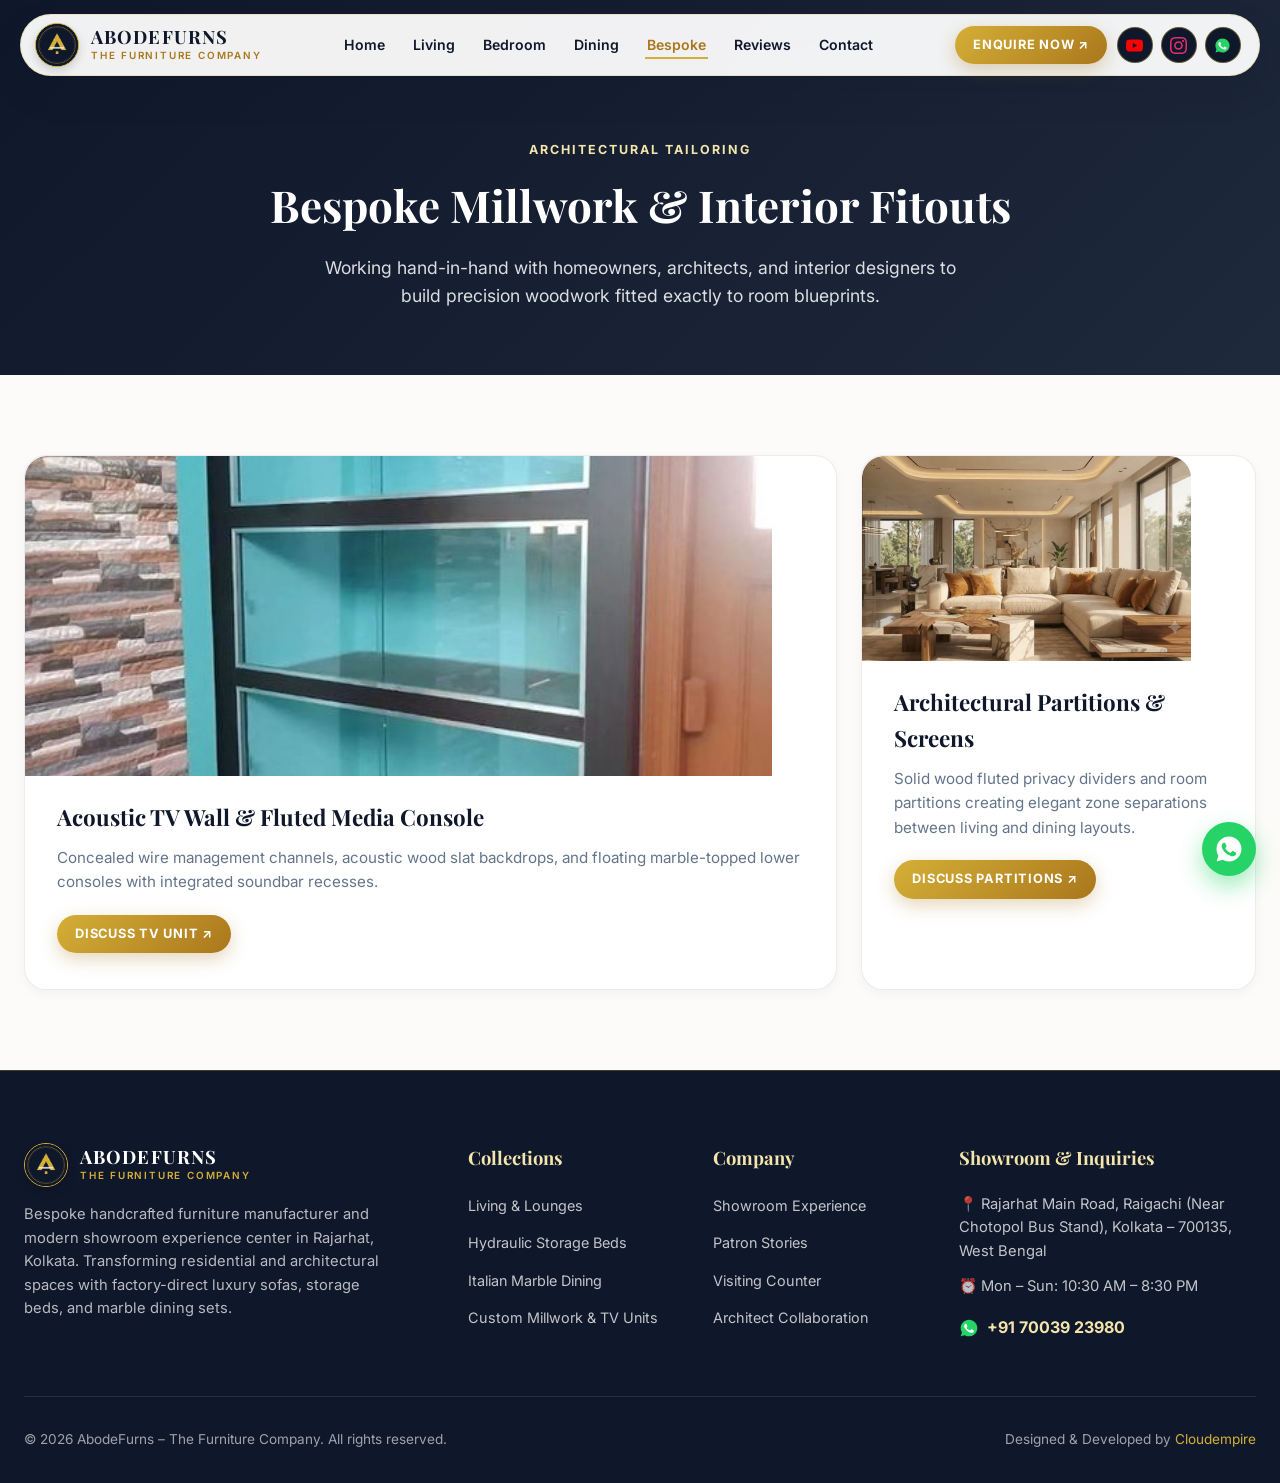
<file: bespoke.html>
<!DOCTYPE html>
<html lang="en">
<head>
  <meta charset="UTF-8">
  <meta name="viewport" content="width=device-width, initial-scale=1.0">
  <title>Bespoke Millwork & Interior Fitouts | AbodeFurns Kolkata</title>
  <meta name="description" content="Tailor-made architectural furniture, custom TV console walls, partition louvers, and turnkey home interior joinery in Kolkata.">
  
  <!-- Complete Multi-Resolution Favicon Suite -->
  <link rel="icon" type="image/svg+xml" href="assets/images/favicon.svg">
  <link rel="icon" type="image/png" sizes="32x32" href="assets/images/favicon-32x32.png">
  <link rel="icon" href="assets/images/favicon.ico">
  <link rel="apple-touch-icon" sizes="180x180" href="assets/images/apple-touch-icon.png">

  <!-- Google Fonts Preconnect -->
  <link rel="preconnect" href="https://fonts.googleapis.com">
  <link rel="preconnect" href="https://fonts.gstatic.com" crossorigin>
  <link href="https://fonts.googleapis.com/css2?family=Inter:wght@300;400;500;600;700&family=Playfair+Display:ital,wght@0,600;0,700;1,500&display=swap" rel="stylesheet">

  <link rel="stylesheet" href="assets/css/style.css">
</head>
<body>
  <!-- TheDivine Floating Pill Navbar -->
  <header class="site-header">
    <div class="header-inner">
      <a href="index.html" class="brand-wrapper">
        <div class="brand-emblem">
          <img src="assets/images/logo.png" alt="AbodeFurns Emblem" width="44" height="44">
        </div>
        <div class="brand-text">
          <span class="brand-title">ABODEFURNS</span>
          <span class="brand-sub">THE FURNITURE COMPANY</span>
        </div>
      </a>

      <ul class="nav-links">
        <li class="nav-item"><a href="index.html">Home</a></li>
        <li class="nav-item"><a href="living.html">Living</a></li>
        <li class="nav-item"><a href="bedroom.html">Bedroom</a></li>
        <li class="nav-item"><a href="dining.html">Dining</a></li>
        <li class="nav-item"><a href="bespoke.html" class="active">Bespoke</a></li>
        <li class="nav-item"><a href="reviews.html">Reviews</a></li>
        <li class="nav-item"><a href="contact.html">Contact</a></li>
        
      </ul>

      <div class="header-actions">
        <a href="https://wa.me/917003923980?text=Namaste%20AbodeFurns!%20I%20would%20like%20to%20inquire%20about%20your%20bespoke%20furniture%20collections." class="btn-cta-pill" target="_blank" rel="noopener noreferrer">
          ENQUIRE NOW ↗
        </a>
        <div class="social-circle-icons">
          <!-- YouTube -->
          <a href="https://www.youtube.com/@AbodeFurns" target="_blank" rel="noopener noreferrer" class="social-circle-btn" aria-label="AbodeFurns YouTube">
            <svg viewBox="0 0 24 24" fill="#FF0000"><path d="M23.498 6.186a3.016 3.016 0 0 0-2.122-2.136C19.505 3.5 12 3.5 12 3.5s-7.505 0-9.377.55a3.016 3.016 0 0 0-2.122 2.136C0 8.07 0 12 0 12s0 3.93.502 5.814a3.016 3.016 0 0 0 2.122 2.136c1.871.55 9.376.55 9.376.55s7.505 0 9.377-.55a3.016 3.016 0 0 0 2.122-2.136C24 15.93 24 12 24 12s0-3.93-.502-5.814zM9.545 15.568V8.432L15.818 12l-6.273 3.568z"/></svg>
          </a>
          <!-- Instagram -->
          <a href="https://www.instagram.com/abodefurns/" target="_blank" rel="noopener noreferrer" class="social-circle-btn" aria-label="AbodeFurns Instagram">
            <svg viewBox="0 0 24 24" fill="#E1306C"><path d="M12 2.163c3.204 0 3.584.012 4.85.07 3.252.148 4.771 1.691 4.919 4.919.058 1.265.069 1.645.069 4.849 0 3.205-.012 3.584-.069 4.849-.149 3.225-1.664 4.771-4.919 4.919-1.266.058-1.644.07-4.85.07-3.204 0-3.584-.012-4.849-.07-3.26-.149-4.771-1.699-4.919-4.92-.058-1.265-.07-1.644-.07-4.849 0-3.204.013-3.583.07-4.849.149-3.227 1.664-4.771 4.919-4.919 1.266-.057 1.645-.069 4.849-.069zm0-2.163c-3.259 0-3.667.014-4.947.072-4.358.2-6.78 2.618-6.98 6.98-.059 1.281-.073 1.689-.073 4.948 0 3.259.014 3.668.072 4.948.2 4.358 2.618 6.78 6.98 6.98 1.281.058 1.689.072 4.948.072 3.259 0 3.668-.014 4.948-.072 4.354-.2 6.782-2.618 6.979-6.98.059-1.28.073-1.689.073-4.948 0-3.259-.014-3.667-.072-4.947-.196-4.354-2.617-6.78-6.979-6.98-1.281-.059-1.69-.073-4.949-.073zm0 5.838c-3.403 0-6.162 2.759-6.162 6.162s2.759 6.163 6.162 6.163 6.162-2.759 6.162-6.163c0-3.403-2.759-6.162-6.162-6.162zm0 10.162c-2.209 0-4-1.79-4-4 0-2.209 1.791-4 4-4s4 1.791 4 4c0 2.21-1.791 4-4 4zm6.406-11.845c-.796 0-1.441.645-1.441 1.44s.645 1.44 1.441 1.44c.795 0 1.439-.645 1.439-1.44s-.644-1.44-1.439-1.44z"/></svg>
          </a>
          <!-- Official WhatsApp (High contrast: Green bubble with White handset on dark pill) -->
          <a href="https://wa.me/917003923980?text=Namaste%20AbodeFurns!%20Connecting%20from%20your%20website." target="_blank" rel="noopener noreferrer" class="social-circle-btn" aria-label="Chat on WhatsApp">
            <svg viewBox="0 0 24 24"><path fill="#25D366" d="M12.004 2C6.48 2 2 6.48 2 12.004c0 1.944.558 3.76 1.523 5.302L2.05 22l4.836-1.428A9.957 9.957 0 0 0 12.004 22C17.524 22 22 17.52 22 12.004 22 6.48 17.524 2 12.004 2z"/><path fill="#FFFFFF" d="M17.03 14.54c-.28-.14-1.65-.81-1.9-.91-.26-.09-.45-.14-.64.14-.19.28-.73.91-.9 1.1-.17.18-.34.21-.62.07-.28-.14-1.18-.43-2.25-1.38-.83-.74-1.39-1.65-1.55-1.93-.16-.28-.02-.43.12-.57.13-.13.28-.34.42-.51.14-.17.19-.28.28-.47.09-.19.05-.36-.02-.5-.07-.14-.64-1.55-.88-2.12-.23-.56-.47-.48-.64-.49-.17-.01-.36-.01-.55-.01-.19 0-.5.07-.76.36-.26.28-1 1-1 2.42 0 1.43 1.03 2.81 1.18 3 .14.19 2.03 3.1 4.93 4.35.69.3 1.23.48 1.65.61.69.22 1.32.19 1.82.11.55-.08 1.65-.67 1.89-1.32.23-.65.23-1.2.16-1.32-.07-.12-.26-.19-.54-.33z"/></svg>
          </a>
        </div>
        <button class="hamburger-btn" aria-label="Toggle Navigation Menu">
          <span></span>
          <span></span>
          <span></span>
        </button>
      </div>
    </div>
  </header>

  <section class="subpage-banner">
    <div class="shell">
      <span class="section-eyebrow" style="color: #f3e5ab;">Architectural Tailoring</span>
      <h1>Bespoke Millwork & Interior Fitouts</h1>
      <p>Working hand-in-hand with homeowners, architects, and interior designers to build precision woodwork fitted exactly to room blueprints.</p>
    </div>
  </section>

  <section class="section">
    <div class="bento-grid">
      <div class="bento-card bento-card-wide tile-shine">
        <div class="card-img-wrap" style="aspect-ratio: 21/9; margin: -2.25rem -2rem 1.5rem; border-radius: var(--radius-lg) var(--radius-lg) 0 0;">
          <img src="assets/images/media_console_fluted.jpg" alt="Acoustic TV Media Wall" loading="lazy">
        </div>
        <h3 class="bento-title">Acoustic TV Wall & Fluted Media Console</h3>
        <p class="bento-desc">
          Concealed wire management channels, acoustic wood slat backdrops, and floating marble-topped lower consoles with integrated soundbar recesses.
        </p>
        <div style="margin-top: 1.25rem;">
          <a href="https://wa.me/917003923980?text=Namaste%20AbodeFurns!%20I%20would%20like%20to%20consult%20on%20a%20Custom%20TV%20Media%20Wall." class="btn-cta-pill" target="_blank" rel="noopener noreferrer">Discuss TV Unit ↗</a>
        </div>
      </div>

      <div class="bento-card tile-shine">
        <div class="card-img-wrap" style="aspect-ratio: 16/10; margin: -2.25rem -2rem 1.5rem; border-radius: var(--radius-lg) var(--radius-lg) 0 0;">
          <img src="assets/images/artisan_joinery_workshop.jpg" alt="Artisan Joinery Craft" loading="lazy">
        </div>
        <h3 class="bento-title">Architectural Partitions & Screens</h3>
        <p class="bento-desc">
          Solid wood fluted privacy dividers and room partitions creating elegant zone separations between living and dining layouts.
        </p>
        <div style="margin-top: 1.25rem;">
          <a href="https://wa.me/917003923980?text=Namaste%20AbodeFurns!%20I%20would%20like%20to%20inquire%20about%20Wooden%20Partitions." class="btn-cta-pill" target="_blank" rel="noopener noreferrer">Discuss Partitions ↗</a>
        </div>
      </div>
    </div>
  </section>

  <!-- Footer -->
  <footer class="site-footer">
    <div class="footer-inner">
      <div class="footer-col">
        <div class="brand-wrapper">
          <div class="brand-emblem">
            <img src="assets/images/logo.png" alt="AbodeFurns" width="44" height="44" loading="lazy">
          </div>
          <div class="brand-text">
            <span class="brand-title" style="color: #ffffff;">ABODEFURNS</span>
            <span class="brand-sub" style="color: #d4af37;">THE FURNITURE COMPANY</span>
          </div>
        </div>
        <p class="footer-brand-desc">
          Bespoke handcrafted furniture manufacturer and modern showroom experience center in Rajarhat, Kolkata. Transforming residential and architectural spaces with factory-direct luxury sofas, storage beds, and marble dining sets.
        </p>
      </div>

      <div class="footer-col">
        <h4 class="footer-heading">Collections</h4>
        <ul class="footer-links">
          <li><a href="living.html">Living & Lounges</a></li>
          <li><a href="bedroom.html">Hydraulic Storage Beds</a></li>
          <li><a href="dining.html">Italian Marble Dining</a></li>
          <li><a href="bespoke.html">Custom Millwork & TV Units</a></li>
        </ul>
      </div>

      <div class="footer-col">
        <h4 class="footer-heading">Company</h4>
        <ul class="footer-links">
          <li><a href="index.html#workshop">Showroom Experience</a></li>
          <li><a href="reviews.html">Patron Stories</a></li>
          <li><a href="contact.html">Visiting Counter</a></li>
          <li><a href="contact.html">Architect Collaboration</a></li>
        </ul>
      </div>

      <div class="footer-col">
        <h4 class="footer-heading">Showroom & Inquiries</h4>
        <p style="font-size: 0.92rem; color: rgba(255,255,255,0.75); margin-bottom: 0.75rem;">
          📍 Rajarhat Main Road, Raigachi (Near Chotopol Bus Stand), Kolkata – 700135, West Bengal
        </p>
        <p style="font-size: 0.92rem; color: rgba(255,255,255,0.75); margin-bottom: 1rem;">
          ⏰ Mon – Sun: 10:30 AM – 8:30 PM
        </p>
        <div style="display: flex; align-items: center; gap: 8px;">
          <!-- Official WhatsApp Icon for Contact Phone -->
          <svg viewBox="0 0 24 24" width="20" height="20"><path fill="#25D366" d="M12.004 2C6.48 2 2 6.48 2 12.004c0 1.944.558 3.76 1.523 5.302L2.05 22l4.836-1.428A9.957 9.957 0 0 0 12.004 22C17.524 22 22 17.52 22 12.004 22 6.48 17.524 2 12.004 2z"/><path fill="#FFFFFF" d="M17.03 14.54c-.28-.14-1.65-.81-1.9-.91-.26-.09-.45-.14-.64.14-.19.28-.73.91-.9 1.1-.17.18-.34.21-.62.07-.28-.14-1.18-.43-2.25-1.38-.83-.74-1.39-1.65-1.55-1.93-.16-.28-.02-.43.12-.57.13-.13.28-.34.42-.51.14-.17.19-.28.28-.47.09-.19.05-.36-.02-.5-.07-.14-.64-1.55-.88-2.12-.23-.56-.47-.48-.64-.49-.17-.01-.36-.01-.55-.01-.19 0-.5.07-.76.36-.26.28-1 1-1 2.42 0 1.43 1.03 2.81 1.18 3 .14.19 2.03 3.1 4.93 4.35.69.3 1.23.48 1.65.61.69.22 1.32.19 1.82.11.55-.08 1.65-.67 1.89-1.32.23-.65.23-1.2.16-1.32-.07-.12-.26-.19-.54-.33z"/></svg>
          <a href="tel:+917003923980" style="font-weight: 700; color: #f3e5ab;">+91 70039 23980</a>
        </div>
      </div>
    </div>

    <div class="footer-bottom">
      <p>© 2026 AbodeFurns – The Furniture Company. All rights reserved.</p>
      <p>Designed & Developed by <a href="https://cloudempire.tech/" target="_blank" rel="noopener noreferrer">Cloudempire</a></p>
    </div>
  </footer>

  <!-- Floating WhatsApp CTA Pill (White bubble with green phone for contrast) -->
  <a href="https://wa.me/917003923980?text=Namaste%20AbodeFurns!%20Connecting%20from%20your%20website." class="floating-wa-btn" target="_blank" rel="noopener noreferrer" aria-label="Chat on WhatsApp">
    <svg viewBox="0 0 24 24" width="30" height="30">
      <path fill="#FFFFFF" d="M12.004 2C6.48 2 2 6.48 2 12.004c0 1.944.558 3.76 1.523 5.302L2.05 22l4.836-1.428A9.957 9.957 0 0 0 12.004 22C17.524 22 22 17.52 22 12.004 22 6.48 17.524 2 12.004 2z"/>
      <path fill="#25D366" d="M17.03 14.54c-.28-.14-1.65-.81-1.9-.91-.26-.09-.45-.14-.64.14-.19.28-.73.91-.9 1.1-.17.18-.34.21-.62.07-.28-.14-1.18-.43-2.25-1.38-.83-.74-1.39-1.65-1.55-1.93-.16-.28-.02-.43.12-.57.13-.13.28-.34.42-.51.14-.17.19-.28.28-.47.09-.19.05-.36-.02-.5-.07-.14-.64-1.55-.88-2.12-.23-.56-.47-.48-.64-.49-.17-.01-.36-.01-.55-.01-.19 0-.5.07-.76.36-.26.28-1 1-1 2.42 0 1.43 1.03 2.81 1.18 3 .14.19 2.03 3.1 4.93 4.35.69.3 1.23.48 1.65.61.69.22 1.32.19 1.82.11.55-.08 1.65-.67 1.89-1.32.23-.65.23-1.2.16-1.32-.07-.12-.26-.19-.54-.33z"/>
    </svg>
  </a>

  <script src="assets/js/main.js"></script>
</body>
</html>
</file>
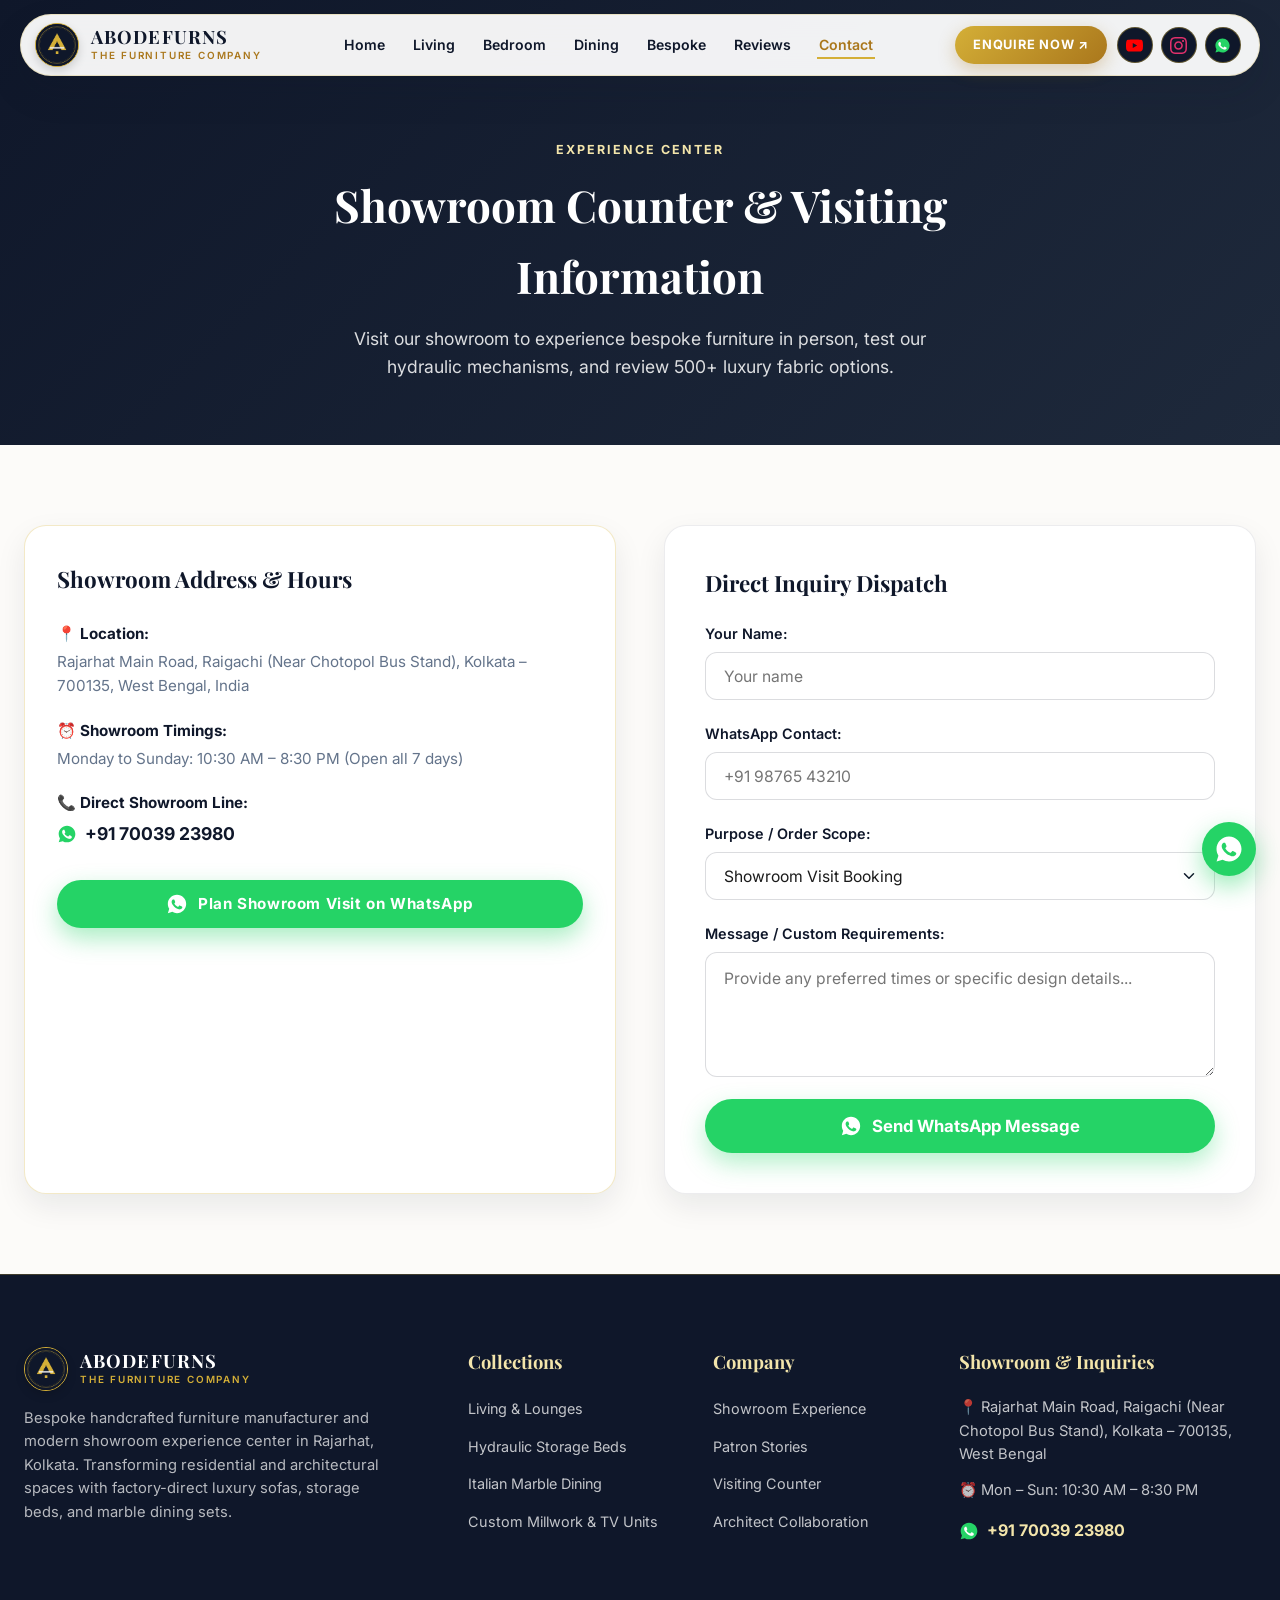
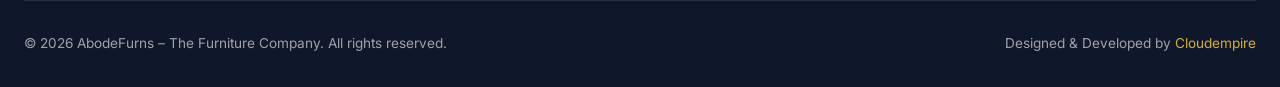
<file: contact.html>
<!DOCTYPE html>
<html lang="en">
<head>
  <meta charset="UTF-8">
  <meta name="viewport" content="width=device-width, initial-scale=1.0">
  <title>Contact & Visiting Counter | AbodeFurns Rajarhat, Kolkata</title>
  <meta name="description" content="Visit our showroom experience center on Rajarhat Main Road, Raigachi. Connect directly on WhatsApp +91 70039 23980 for custom orders.">
  
  <!-- Complete Multi-Resolution Favicon Suite -->
  <link rel="icon" type="image/svg+xml" href="assets/images/favicon.svg">
  <link rel="icon" type="image/png" sizes="32x32" href="assets/images/favicon-32x32.png">
  <link rel="icon" href="assets/images/favicon.ico">
  <link rel="apple-touch-icon" sizes="180x180" href="assets/images/apple-touch-icon.png">

  <!-- Google Fonts Preconnect -->
  <link rel="preconnect" href="https://fonts.googleapis.com">
  <link rel="preconnect" href="https://fonts.gstatic.com" crossorigin>
  <link href="https://fonts.googleapis.com/css2?family=Inter:wght@300;400;500;600;700&family=Playfair+Display:ital,wght@0,600;0,700;1,500&display=swap" rel="stylesheet">

  <link rel="stylesheet" href="assets/css/style.css">
</head>
<body>
  <!-- TheDivine Floating Pill Navbar -->
  <header class="site-header">
    <div class="header-inner">
      <a href="index.html" class="brand-wrapper">
        <div class="brand-emblem">
          <img src="assets/images/logo.png" alt="AbodeFurns Emblem" width="44" height="44">
        </div>
        <div class="brand-text">
          <span class="brand-title">ABODEFURNS</span>
          <span class="brand-sub">THE FURNITURE COMPANY</span>
        </div>
      </a>

      <ul class="nav-links">
        <li class="nav-item"><a href="index.html">Home</a></li>
        <li class="nav-item"><a href="living.html">Living</a></li>
        <li class="nav-item"><a href="bedroom.html">Bedroom</a></li>
        <li class="nav-item"><a href="dining.html">Dining</a></li>
        <li class="nav-item"><a href="bespoke.html">Bespoke</a></li>
        <li class="nav-item"><a href="reviews.html">Reviews</a></li>
        <li class="nav-item"><a href="contact.html" class="active">Contact</a></li>
        
      </ul>

      <div class="header-actions">
        <a href="https://wa.me/917003923980?text=Namaste%20AbodeFurns!%20I%20would%20like%20to%20inquire%20about%20your%20bespoke%20furniture%20collections." class="btn-cta-pill" target="_blank" rel="noopener noreferrer">
          ENQUIRE NOW ↗
        </a>
        <div class="social-circle-icons">
          <!-- YouTube -->
          <a href="https://www.youtube.com/@AbodeFurns" target="_blank" rel="noopener noreferrer" class="social-circle-btn" aria-label="AbodeFurns YouTube">
            <svg viewBox="0 0 24 24" fill="#FF0000"><path d="M23.498 6.186a3.016 3.016 0 0 0-2.122-2.136C19.505 3.5 12 3.5 12 3.5s-7.505 0-9.377.55a3.016 3.016 0 0 0-2.122 2.136C0 8.07 0 12 0 12s0 3.93.502 5.814a3.016 3.016 0 0 0 2.122 2.136c1.871.55 9.376.55 9.376.55s7.505 0 9.377-.55a3.016 3.016 0 0 0 2.122-2.136C24 15.93 24 12 24 12s0-3.93-.502-5.814zM9.545 15.568V8.432L15.818 12l-6.273 3.568z"/></svg>
          </a>
          <!-- Instagram -->
          <a href="https://www.instagram.com/abodefurns/" target="_blank" rel="noopener noreferrer" class="social-circle-btn" aria-label="AbodeFurns Instagram">
            <svg viewBox="0 0 24 24" fill="#E1306C"><path d="M12 2.163c3.204 0 3.584.012 4.85.07 3.252.148 4.771 1.691 4.919 4.919.058 1.265.069 1.645.069 4.849 0 3.205-.012 3.584-.069 4.849-.149 3.225-1.664 4.771-4.919 4.919-1.266.058-1.644.07-4.85.07-3.204 0-3.584-.012-4.849-.07-3.26-.149-4.771-1.699-4.919-4.92-.058-1.265-.07-1.644-.07-4.849 0-3.204.013-3.583.07-4.849.149-3.227 1.664-4.771 4.919-4.919 1.266-.057 1.645-.069 4.849-.069zm0-2.163c-3.259 0-3.667.014-4.947.072-4.358.2-6.78 2.618-6.98 6.98-.059 1.281-.073 1.689-.073 4.948 0 3.259.014 3.668.072 4.948.2 4.358 2.618 6.78 6.98 6.98 1.281.058 1.689.072 4.948.072 3.259 0 3.668-.014 4.948-.072 4.354-.2 6.782-2.618 6.979-6.98.059-1.28.073-1.689.073-4.948 0-3.259-.014-3.667-.072-4.947-.196-4.354-2.617-6.78-6.979-6.98-1.281-.059-1.69-.073-4.949-.073zm0 5.838c-3.403 0-6.162 2.759-6.162 6.162s2.759 6.163 6.162 6.163 6.162-2.759 6.162-6.163c0-3.403-2.759-6.162-6.162-6.162zm0 10.162c-2.209 0-4-1.79-4-4 0-2.209 1.791-4 4-4s4 1.791 4 4c0 2.21-1.791 4-4 4zm6.406-11.845c-.796 0-1.441.645-1.441 1.44s.645 1.44 1.441 1.44c.795 0 1.439-.645 1.439-1.44s-.644-1.44-1.439-1.44z"/></svg>
          </a>
          <!-- Official WhatsApp (High contrast: Green bubble with White handset on dark pill) -->
          <a href="https://wa.me/917003923980?text=Namaste%20AbodeFurns!%20Connecting%20from%20your%20website." target="_blank" rel="noopener noreferrer" class="social-circle-btn" aria-label="Chat on WhatsApp">
            <svg viewBox="0 0 24 24"><path fill="#25D366" d="M12.004 2C6.48 2 2 6.48 2 12.004c0 1.944.558 3.76 1.523 5.302L2.05 22l4.836-1.428A9.957 9.957 0 0 0 12.004 22C17.524 22 22 17.52 22 12.004 22 6.48 17.524 2 12.004 2z"/><path fill="#FFFFFF" d="M17.03 14.54c-.28-.14-1.65-.81-1.9-.91-.26-.09-.45-.14-.64.14-.19.28-.73.91-.9 1.1-.17.18-.34.21-.62.07-.28-.14-1.18-.43-2.25-1.38-.83-.74-1.39-1.65-1.55-1.93-.16-.28-.02-.43.12-.57.13-.13.28-.34.42-.51.14-.17.19-.28.28-.47.09-.19.05-.36-.02-.5-.07-.14-.64-1.55-.88-2.12-.23-.56-.47-.48-.64-.49-.17-.01-.36-.01-.55-.01-.19 0-.5.07-.76.36-.26.28-1 1-1 2.42 0 1.43 1.03 2.81 1.18 3 .14.19 2.03 3.1 4.93 4.35.69.3 1.23.48 1.65.61.69.22 1.32.19 1.82.11.55-.08 1.65-.67 1.89-1.32.23-.65.23-1.2.16-1.32-.07-.12-.26-.19-.54-.33z"/></svg>
          </a>
        </div>
        <button class="hamburger-btn" aria-label="Toggle Navigation Menu">
          <span></span>
          <span></span>
          <span></span>
        </button>
      </div>
    </div>
  </header>

  <section class="subpage-banner">
    <div class="shell">
      <span class="section-eyebrow" style="color: #f3e5ab;">Experience Center</span>
      <h1>Showroom Counter & Visiting Information</h1>
      <p>Visit our showroom to experience bespoke furniture in person, test our hydraulic mechanisms, and review 500+ luxury fabric options.</p>
    </div>
  </section>

  <section class="section">
    <div style="display: grid; grid-template-columns: 1fr 1fr; gap: 3rem;">
      <div class="bento-card" style="box-shadow: var(--shadow-md); border-color: var(--color-border-accent);">
        <h3 class="bento-title" style="margin-bottom: 1.5rem;">Showroom Address & Hours</h3>
        
        <div style="display: flex; flex-direction: column; gap: 1.25rem;">
          <div>
            <strong style="color: var(--color-primary); display: block; font-size: 0.95rem; margin-bottom: 4px;">📍 Location:</strong>
            <p style="color: var(--color-text-muted); font-size: 0.95rem;">
              Rajarhat Main Road, Raigachi (Near Chotopol Bus Stand), Kolkata – 700135, West Bengal, India
            </p>
          </div>

          <div>
            <strong style="color: var(--color-primary); display: block; font-size: 0.95rem; margin-bottom: 4px;">⏰ Showroom Timings:</strong>
            <p style="color: var(--color-text-muted); font-size: 0.95rem;">
              Monday to Sunday: 10:30 AM – 8:30 PM (Open all 7 days)
            </p>
          </div>

          <div>
            <strong style="color: var(--color-primary); display: block; font-size: 0.95rem; margin-bottom: 4px;">📞 Direct Showroom Line:</strong>
            <div style="display: flex; align-items: center; gap: 8px; margin-top: 4px;">
              <!-- Official WhatsApp Icon -->
              <svg viewBox="0 0 24 24" width="20" height="20"><path fill="#25D366" d="M12.004 2C6.48 2 2 6.48 2 12.004c0 1.944.558 3.76 1.523 5.302L2.05 22l4.836-1.428A9.957 9.957 0 0 0 12.004 22C17.524 22 22 17.52 22 12.004 22 6.48 17.524 2 12.004 2z"/><path fill="#FFFFFF" d="M17.03 14.54c-.28-.14-1.65-.81-1.9-.91-.26-.09-.45-.14-.64.14-.19.28-.73.91-.9 1.1-.17.18-.34.21-.62.07-.28-.14-1.18-.43-2.25-1.38-.83-.74-1.39-1.65-1.55-1.93-.16-.28-.02-.43.12-.57.13-.13.28-.34.42-.51.14-.17.19-.28.28-.47.09-.19.05-.36-.02-.5-.07-.14-.64-1.55-.88-2.12-.23-.56-.47-.48-.64-.49-.17-.01-.36-.01-.55-.01-.19 0-.5.07-.76.36-.26.28-1 1-1 2.42 0 1.43 1.03 2.81 1.18 3 .14.19 2.03 3.1 4.93 4.35.69.3 1.23.48 1.65.61.69.22 1.32.19 1.82.11.55-.08 1.65-.67 1.89-1.32.23-.65.23-1.2.16-1.32-.07-.12-.26-.19-.54-.33z"/></svg>
              <a href="tel:+917003923980" style="font-weight: 700; color: var(--color-primary); font-size: 1.1rem;">+91 70039 23980</a>
            </div>
          </div>
        </div>

        <div style="margin-top: 2rem;">
          <a href="https://wa.me/917003923980?text=Namaste%20AbodeFurns!%20I%20would%20like%20to%20plan%20a%20visit%20to%20your%20Rajarhat%20showroom." class="btn-hero-primary" target="_blank" rel="noopener noreferrer" style="width: 100%;">
            <!-- High-Contrast White Bubble / Green Phone -->
            <svg viewBox="0 0 24 24" width="22" height="22">
              <path fill="#FFFFFF" d="M12.004 2C6.48 2 2 6.48 2 12.004c0 1.944.558 3.76 1.523 5.302L2.05 22l4.836-1.428A9.957 9.957 0 0 0 12.004 22C17.524 22 22 17.52 22 12.004 22 6.48 17.524 2 12.004 2z"/>
              <path fill="#25D366" d="M17.03 14.54c-.28-.14-1.65-.81-1.9-.91-.26-.09-.45-.14-.64.14-.19.28-.73.91-.9 1.1-.17.18-.34.21-.62.07-.28-.14-1.18-.43-2.25-1.38-.83-.74-1.39-1.65-1.55-1.93-.16-.28-.02-.43.12-.57.13-.13.28-.34.42-.51.14-.17.19-.28.28-.47.09-.19.05-.36-.02-.5-.07-.14-.64-1.55-.88-2.12-.23-.56-.47-.48-.64-.49-.17-.01-.36-.01-.55-.01-.19 0-.5.07-.76.36-.26.28-1 1-1 2.42 0 1.43 1.03 2.81 1.18 3 .14.19 2.03 3.1 4.93 4.35.69.3 1.23.48 1.65.61.69.22 1.32.19 1.82.11.55-.08 1.65-.67 1.89-1.32.23-.65.23-1.2.16-1.32-.07-.12-.26-.19-.54-.33z"/>
            </svg>
            <span>Plan Showroom Visit on WhatsApp</span>
          </a>
        </div>
      </div>

      <div class="form-card" style="box-shadow: var(--shadow-md); margin: 0;">
        <h3 class="bento-title" style="margin-bottom: 1.25rem;">Direct Inquiry Dispatch</h3>
        <form id="inquiry-form">
          <div class="form-group">
            <label class="form-label" for="inq-name">Your Name:</label>
            <input type="text" id="inq-name" class="form-control" placeholder="Your name" required>
          </div>

          <div class="form-group">
            <label class="form-label" for="inq-phone">WhatsApp Contact:</label>
            <input type="tel" id="inq-phone" class="form-control" placeholder="+91 98765 43210" required>
          </div>

          <div class="form-group">
            <label class="form-label" for="inq-interest">Purpose / Order Scope:</label>
            <select id="inq-interest" class="form-control">
              <option value="Showroom Visit Booking" selected>Showroom Visit Booking</option>
              <option value="Sofa / Living Customization">Sofa / Living Customization</option>
              <option value="Hydraulic Bed Inquiry">Hydraulic Bed Inquiry</option>
              <option value="Dining Table Selection">Dining Table Selection</option>
              <option value="Architect / Interior Partnership">Architect / Interior Partnership</option>
            </select>
          </div>

          <div class="form-group">
            <label class="form-label" for="inq-msg">Message / Custom Requirements:</label>
            <textarea id="inq-msg" class="form-control" placeholder="Provide any preferred times or specific design details..."></textarea>
          </div>

          <button type="submit" class="btn-form-submit">
            <!-- White Bubble / Green Phone -->
            <svg viewBox="0 0 24 24" width="22" height="22">
              <path fill="#FFFFFF" d="M12.004 2C6.48 2 2 6.48 2 12.004c0 1.944.558 3.76 1.523 5.302L2.05 22l4.836-1.428A9.957 9.957 0 0 0 12.004 22C17.524 22 22 17.52 22 12.004 22 6.48 17.524 2 12.004 2z"/>
              <path fill="#25D366" d="M17.03 14.54c-.28-.14-1.65-.81-1.9-.91-.26-.09-.45-.14-.64.14-.19.28-.73.91-.9 1.1-.17.18-.34.21-.62.07-.28-.14-1.18-.43-2.25-1.38-.83-.74-1.39-1.65-1.55-1.93-.16-.28-.02-.43.12-.57.13-.13.28-.34.42-.51.14-.17.19-.28.28-.47.09-.19.05-.36-.02-.5-.07-.14-.64-1.55-.88-2.12-.23-.56-.47-.48-.64-.49-.17-.01-.36-.01-.55-.01-.19 0-.5.07-.76.36-.26.28-1 1-1 2.42 0 1.43 1.03 2.81 1.18 3 .14.19 2.03 3.1 4.93 4.35.69.3 1.23.48 1.65.61.69.22 1.32.19 1.82.11.55-.08 1.65-.67 1.89-1.32.23-.65.23-1.2.16-1.32-.07-.12-.26-.19-.54-.33z"/>
            </svg>
            <span>Send WhatsApp Message</span>
          </button>
        </form>
      </div>
    </div>
  </section>

  <!-- Footer -->
  <footer class="site-footer">
    <div class="footer-inner">
      <div class="footer-col">
        <div class="brand-wrapper">
          <div class="brand-emblem">
            <img src="assets/images/logo.png" alt="AbodeFurns" width="44" height="44" loading="lazy">
          </div>
          <div class="brand-text">
            <span class="brand-title" style="color: #ffffff;">ABODEFURNS</span>
            <span class="brand-sub" style="color: #d4af37;">THE FURNITURE COMPANY</span>
          </div>
        </div>
        <p class="footer-brand-desc">
          Bespoke handcrafted furniture manufacturer and modern showroom experience center in Rajarhat, Kolkata. Transforming residential and architectural spaces with factory-direct luxury sofas, storage beds, and marble dining sets.
        </p>
      </div>

      <div class="footer-col">
        <h4 class="footer-heading">Collections</h4>
        <ul class="footer-links">
          <li><a href="living.html">Living & Lounges</a></li>
          <li><a href="bedroom.html">Hydraulic Storage Beds</a></li>
          <li><a href="dining.html">Italian Marble Dining</a></li>
          <li><a href="bespoke.html">Custom Millwork & TV Units</a></li>
        </ul>
      </div>

      <div class="footer-col">
        <h4 class="footer-heading">Company</h4>
        <ul class="footer-links">
          <li><a href="index.html#workshop">Showroom Experience</a></li>
          <li><a href="reviews.html">Patron Stories</a></li>
          <li><a href="contact.html">Visiting Counter</a></li>
          <li><a href="contact.html">Architect Collaboration</a></li>
        </ul>
      </div>

      <div class="footer-col">
        <h4 class="footer-heading">Showroom & Inquiries</h4>
        <p style="font-size: 0.92rem; color: rgba(255,255,255,0.75); margin-bottom: 0.75rem;">
          📍 Rajarhat Main Road, Raigachi (Near Chotopol Bus Stand), Kolkata – 700135, West Bengal
        </p>
        <p style="font-size: 0.92rem; color: rgba(255,255,255,0.75); margin-bottom: 1rem;">
          ⏰ Mon – Sun: 10:30 AM – 8:30 PM
        </p>
        <div style="display: flex; align-items: center; gap: 8px;">
          <!-- Official WhatsApp Icon for Contact Phone -->
          <svg viewBox="0 0 24 24" width="20" height="20"><path fill="#25D366" d="M12.004 2C6.48 2 2 6.48 2 12.004c0 1.944.558 3.76 1.523 5.302L2.05 22l4.836-1.428A9.957 9.957 0 0 0 12.004 22C17.524 22 22 17.52 22 12.004 22 6.48 17.524 2 12.004 2z"/><path fill="#FFFFFF" d="M17.03 14.54c-.28-.14-1.65-.81-1.9-.91-.26-.09-.45-.14-.64.14-.19.28-.73.91-.9 1.1-.17.18-.34.21-.62.07-.28-.14-1.18-.43-2.25-1.38-.83-.74-1.39-1.65-1.55-1.93-.16-.28-.02-.43.12-.57.13-.13.28-.34.42-.51.14-.17.19-.28.28-.47.09-.19.05-.36-.02-.5-.07-.14-.64-1.55-.88-2.12-.23-.56-.47-.48-.64-.49-.17-.01-.36-.01-.55-.01-.19 0-.5.07-.76.36-.26.28-1 1-1 2.42 0 1.43 1.03 2.81 1.18 3 .14.19 2.03 3.1 4.93 4.35.69.3 1.23.48 1.65.61.69.22 1.32.19 1.82.11.55-.08 1.65-.67 1.89-1.32.23-.65.23-1.2.16-1.32-.07-.12-.26-.19-.54-.33z"/></svg>
          <a href="tel:+917003923980" style="font-weight: 700; color: #f3e5ab;">+91 70039 23980</a>
        </div>
      </div>
    </div>

    <div class="footer-bottom">
      <p>© 2026 AbodeFurns – The Furniture Company. All rights reserved.</p>
      <p>Designed & Developed by <a href="https://cloudempire.tech/" target="_blank" rel="noopener noreferrer">Cloudempire</a></p>
    </div>
  </footer>

  <!-- Floating WhatsApp CTA Pill (White bubble with green phone for contrast) -->
  <a href="https://wa.me/917003923980?text=Namaste%20AbodeFurns!%20Connecting%20from%20your%20website." class="floating-wa-btn" target="_blank" rel="noopener noreferrer" aria-label="Chat on WhatsApp">
    <svg viewBox="0 0 24 24" width="30" height="30">
      <path fill="#FFFFFF" d="M12.004 2C6.48 2 2 6.48 2 12.004c0 1.944.558 3.76 1.523 5.302L2.05 22l4.836-1.428A9.957 9.957 0 0 0 12.004 22C17.524 22 22 17.52 22 12.004 22 6.48 17.524 2 12.004 2z"/>
      <path fill="#25D366" d="M17.03 14.54c-.28-.14-1.65-.81-1.9-.91-.26-.09-.45-.14-.64.14-.19.28-.73.91-.9 1.1-.17.18-.34.21-.62.07-.28-.14-1.18-.43-2.25-1.38-.83-.74-1.39-1.65-1.55-1.93-.16-.28-.02-.43.12-.57.13-.13.28-.34.42-.51.14-.17.19-.28.28-.47.09-.19.05-.36-.02-.5-.07-.14-.64-1.55-.88-2.12-.23-.56-.47-.48-.64-.49-.17-.01-.36-.01-.55-.01-.19 0-.5.07-.76.36-.26.28-1 1-1 2.42 0 1.43 1.03 2.81 1.18 3 .14.19 2.03 3.1 4.93 4.35.69.3 1.23.48 1.65.61.69.22 1.32.19 1.82.11.55-.08 1.65-.67 1.89-1.32.23-.65.23-1.2.16-1.32-.07-.12-.26-.19-.54-.33z"/>
    </svg>
  </a>

  <script src="assets/js/main.js"></script>
</body>
</html>
</file>
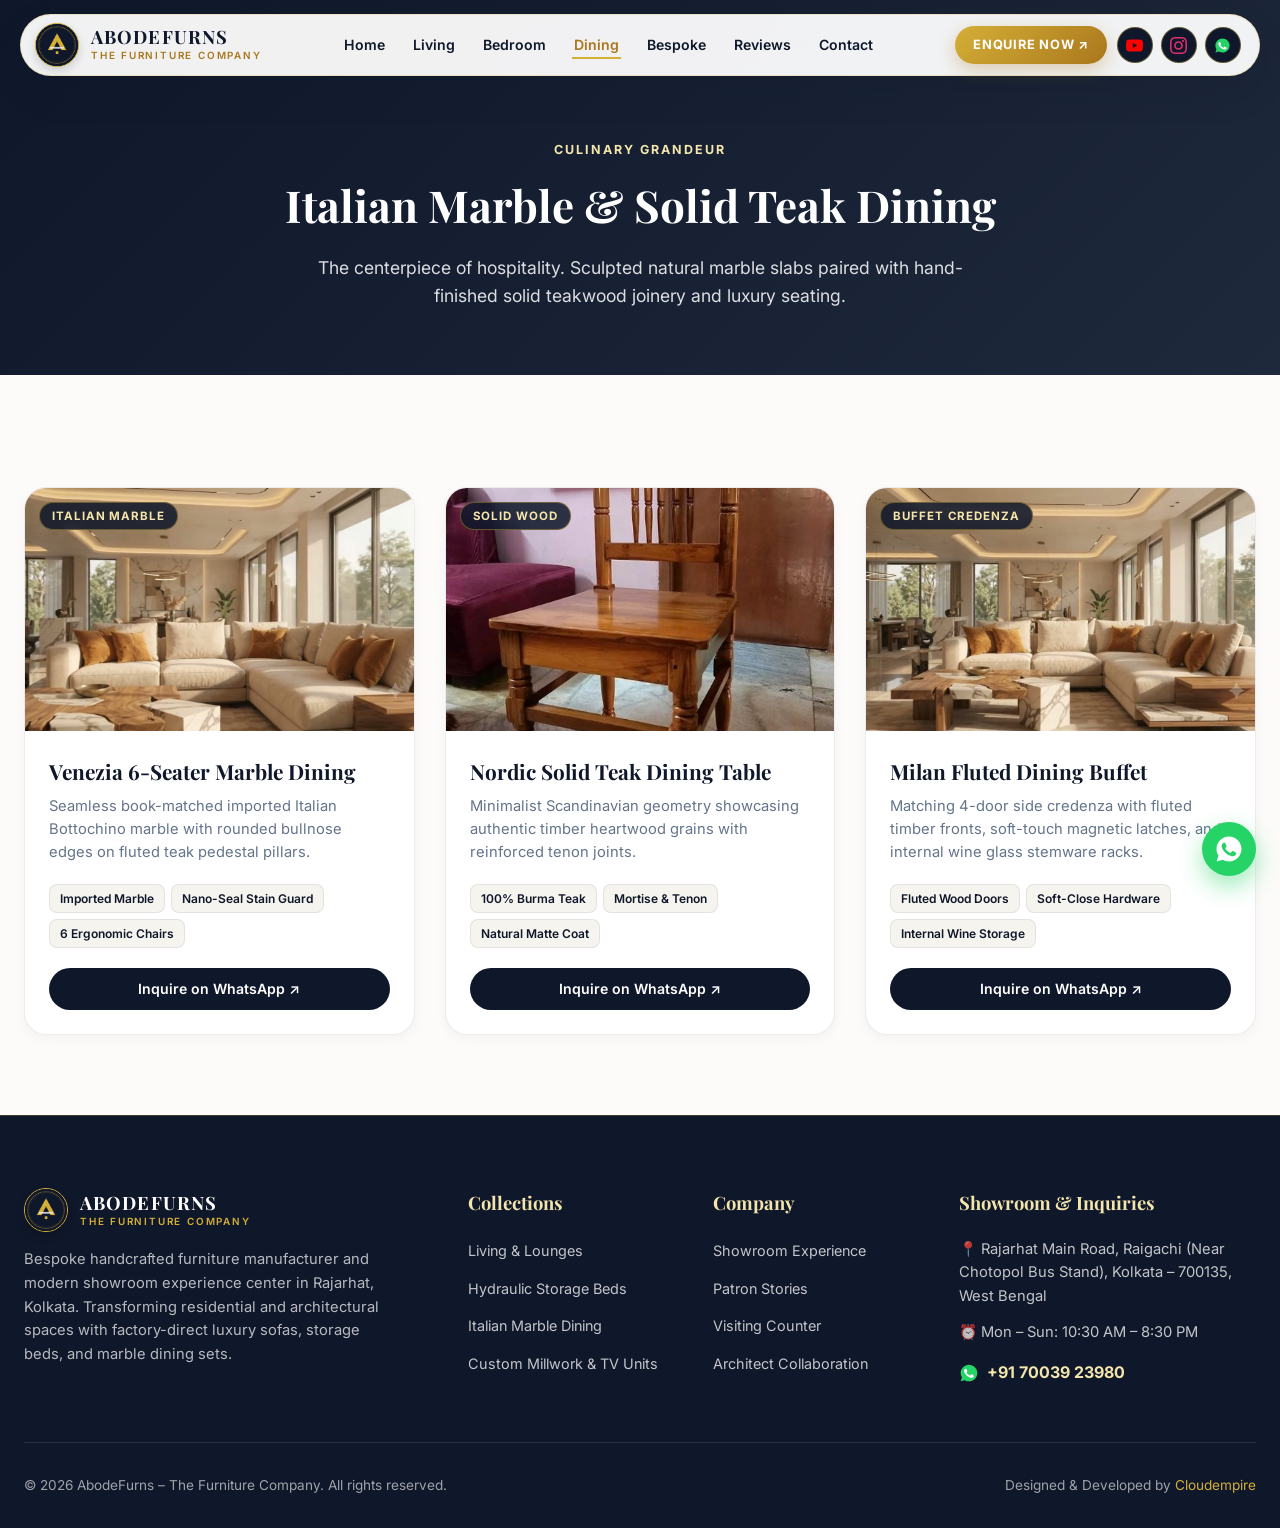
<file: dining.html>
<!DOCTYPE html>
<html lang="en">
<head>
  <meta charset="UTF-8">
  <meta name="viewport" content="width=device-width, initial-scale=1.0">
  <title>Italian Marble & Solid Teak Dining | AbodeFurns Kolkata</title>
  <meta name="description" content="Discover exquisite 6-seater and 8-seater Italian marble dining sets, handcrafted teak dining tables, and ergonomic upholstered chairs.">
  
  <!-- Complete Multi-Resolution Favicon Suite -->
  <link rel="icon" type="image/svg+xml" href="assets/images/favicon.svg">
  <link rel="icon" type="image/png" sizes="32x32" href="assets/images/favicon-32x32.png">
  <link rel="icon" href="assets/images/favicon.ico">
  <link rel="apple-touch-icon" sizes="180x180" href="assets/images/apple-touch-icon.png">

  <!-- Google Fonts Preconnect -->
  <link rel="preconnect" href="https://fonts.googleapis.com">
  <link rel="preconnect" href="https://fonts.gstatic.com" crossorigin>
  <link href="https://fonts.googleapis.com/css2?family=Inter:wght@300;400;500;600;700&family=Playfair+Display:ital,wght@0,600;0,700;1,500&display=swap" rel="stylesheet">

  <link rel="stylesheet" href="assets/css/style.css">
</head>
<body>
  <!-- TheDivine Floating Pill Navbar -->
  <header class="site-header">
    <div class="header-inner">
      <a href="index.html" class="brand-wrapper">
        <div class="brand-emblem">
          <img src="assets/images/logo.png" alt="AbodeFurns Emblem" width="44" height="44">
        </div>
        <div class="brand-text">
          <span class="brand-title">ABODEFURNS</span>
          <span class="brand-sub">THE FURNITURE COMPANY</span>
        </div>
      </a>

      <ul class="nav-links">
        <li class="nav-item"><a href="index.html">Home</a></li>
        <li class="nav-item"><a href="living.html">Living</a></li>
        <li class="nav-item"><a href="bedroom.html">Bedroom</a></li>
        <li class="nav-item"><a href="dining.html" class="active">Dining</a></li>
        <li class="nav-item"><a href="bespoke.html">Bespoke</a></li>
        <li class="nav-item"><a href="reviews.html">Reviews</a></li>
        <li class="nav-item"><a href="contact.html">Contact</a></li>
        
      </ul>

      <div class="header-actions">
        <a href="https://wa.me/917003923980?text=Namaste%20AbodeFurns!%20I%20would%20like%20to%20inquire%20about%20your%20bespoke%20furniture%20collections." class="btn-cta-pill" target="_blank" rel="noopener noreferrer">
          ENQUIRE NOW ↗
        </a>
        <div class="social-circle-icons">
          <!-- YouTube -->
          <a href="https://www.youtube.com/@AbodeFurns" target="_blank" rel="noopener noreferrer" class="social-circle-btn" aria-label="AbodeFurns YouTube">
            <svg viewBox="0 0 24 24" fill="#FF0000"><path d="M23.498 6.186a3.016 3.016 0 0 0-2.122-2.136C19.505 3.5 12 3.5 12 3.5s-7.505 0-9.377.55a3.016 3.016 0 0 0-2.122 2.136C0 8.07 0 12 0 12s0 3.93.502 5.814a3.016 3.016 0 0 0 2.122 2.136c1.871.55 9.376.55 9.376.55s7.505 0 9.377-.55a3.016 3.016 0 0 0 2.122-2.136C24 15.93 24 12 24 12s0-3.93-.502-5.814zM9.545 15.568V8.432L15.818 12l-6.273 3.568z"/></svg>
          </a>
          <!-- Instagram -->
          <a href="https://www.instagram.com/abodefurns/" target="_blank" rel="noopener noreferrer" class="social-circle-btn" aria-label="AbodeFurns Instagram">
            <svg viewBox="0 0 24 24" fill="#E1306C"><path d="M12 2.163c3.204 0 3.584.012 4.85.07 3.252.148 4.771 1.691 4.919 4.919.058 1.265.069 1.645.069 4.849 0 3.205-.012 3.584-.069 4.849-.149 3.225-1.664 4.771-4.919 4.919-1.266.058-1.644.07-4.85.07-3.204 0-3.584-.012-4.849-.07-3.26-.149-4.771-1.699-4.919-4.92-.058-1.265-.07-1.644-.07-4.849 0-3.204.013-3.583.07-4.849.149-3.227 1.664-4.771 4.919-4.919 1.266-.057 1.645-.069 4.849-.069zm0-2.163c-3.259 0-3.667.014-4.947.072-4.358.2-6.78 2.618-6.98 6.98-.059 1.281-.073 1.689-.073 4.948 0 3.259.014 3.668.072 4.948.2 4.358 2.618 6.78 6.98 6.98 1.281.058 1.689.072 4.948.072 3.259 0 3.668-.014 4.948-.072 4.354-.2 6.782-2.618 6.979-6.98.059-1.28.073-1.689.073-4.948 0-3.259-.014-3.667-.072-4.947-.196-4.354-2.617-6.78-6.979-6.98-1.281-.059-1.69-.073-4.949-.073zm0 5.838c-3.403 0-6.162 2.759-6.162 6.162s2.759 6.163 6.162 6.163 6.162-2.759 6.162-6.163c0-3.403-2.759-6.162-6.162-6.162zm0 10.162c-2.209 0-4-1.79-4-4 0-2.209 1.791-4 4-4s4 1.791 4 4c0 2.21-1.791 4-4 4zm6.406-11.845c-.796 0-1.441.645-1.441 1.44s.645 1.44 1.441 1.44c.795 0 1.439-.645 1.439-1.44s-.644-1.44-1.439-1.44z"/></svg>
          </a>
          <!-- Official WhatsApp (High contrast: Green bubble with White handset on dark pill) -->
          <a href="https://wa.me/917003923980?text=Namaste%20AbodeFurns!%20Connecting%20from%20your%20website." target="_blank" rel="noopener noreferrer" class="social-circle-btn" aria-label="Chat on WhatsApp">
            <svg viewBox="0 0 24 24"><path fill="#25D366" d="M12.004 2C6.48 2 2 6.48 2 12.004c0 1.944.558 3.76 1.523 5.302L2.05 22l4.836-1.428A9.957 9.957 0 0 0 12.004 22C17.524 22 22 17.52 22 12.004 22 6.48 17.524 2 12.004 2z"/><path fill="#FFFFFF" d="M17.03 14.54c-.28-.14-1.65-.81-1.9-.91-.26-.09-.45-.14-.64.14-.19.28-.73.91-.9 1.1-.17.18-.34.21-.62.07-.28-.14-1.18-.43-2.25-1.38-.83-.74-1.39-1.65-1.55-1.93-.16-.28-.02-.43.12-.57.13-.13.28-.34.42-.51.14-.17.19-.28.28-.47.09-.19.05-.36-.02-.5-.07-.14-.64-1.55-.88-2.12-.23-.56-.47-.48-.64-.49-.17-.01-.36-.01-.55-.01-.19 0-.5.07-.76.36-.26.28-1 1-1 2.42 0 1.43 1.03 2.81 1.18 3 .14.19 2.03 3.1 4.93 4.35.69.3 1.23.48 1.65.61.69.22 1.32.19 1.82.11.55-.08 1.65-.67 1.89-1.32.23-.65.23-1.2.16-1.32-.07-.12-.26-.19-.54-.33z"/></svg>
          </a>
        </div>
        <button class="hamburger-btn" aria-label="Toggle Navigation Menu">
          <span></span>
          <span></span>
          <span></span>
        </button>
      </div>
    </div>
  </header>

  <section class="subpage-banner">
    <div class="shell">
      <span class="section-eyebrow" style="color: #f3e5ab;">Culinary Grandeur</span>
      <h1>Italian Marble & Solid Teak Dining</h1>
      <p>The centerpiece of hospitality. Sculpted natural marble slabs paired with hand-finished solid teakwood joinery and luxury seating.</p>
    </div>
  </section>

  <section class="section">
    <div class="portfolio-grid">
      <!-- Card 1 -->
      <div class="product-card tile-shine">
        <div class="card-img-wrap">
          <img src="assets/images/dining_marble_italian.jpg" alt="Venezia Italian Marble Dining Set" loading="lazy">
          <span class="card-tag">Italian Marble</span>
        </div>
        <div class="card-body">
          <h3 class="card-title">Venezia 6-Seater Marble Dining</h3>
          <p class="card-text">Seamless book-matched imported Italian Bottochino marble with rounded bullnose edges on fluted teak pedestal pillars.</p>
          <div class="card-specs">
            <span class="spec-chip">Imported Marble</span>
            <span class="spec-chip">Nano-Seal Stain Guard</span>
            <span class="spec-chip">6 Ergonomic Chairs</span>
          </div>
          <a href="https://wa.me/917003923980?text=Namaste%20AbodeFurns!%20I%20am%20inquiring%20about%20the%20Venezia%206-Seater%20Marble%20Dining%20Set." class="btn-card-inquire" target="_blank" rel="noopener noreferrer">
            Inquire on WhatsApp ↗
          </a>
        </div>
      </div>

      <!-- Card 2 -->
      <div class="product-card tile-shine">
        <div class="card-img-wrap">
          <img src="assets/images/dining_teakwood_minimalist.jpg" alt="Nordic Solid Teak Dining Set" loading="lazy">
          <span class="card-tag">Solid Wood</span>
        </div>
        <div class="card-body">
          <h3 class="card-title">Nordic Solid Teak Dining Table</h3>
          <p class="card-text">Minimalist Scandinavian geometry showcasing authentic timber heartwood grains with reinforced tenon joints.</p>
          <div class="card-specs">
            <span class="spec-chip">100% Burma Teak</span>
            <span class="spec-chip">Mortise & Tenon</span>
            <span class="spec-chip">Natural Matte Coat</span>
          </div>
          <a href="https://wa.me/917003923980?text=Namaste%20AbodeFurns!%20I%20am%20inquiring%20about%20the%20Nordic%20Solid%20Teak%20Dining%20Table." class="btn-card-inquire" target="_blank" rel="noopener noreferrer">
            Inquire on WhatsApp ↗
          </a>
        </div>
      </div>

      <!-- Card 3 -->
      <div class="product-card tile-shine">
        <div class="card-img-wrap">
          <img src="assets/images/artisan_joinery_workshop.jpg" alt="Dining Credenza & Crockery Buffet" loading="lazy">
          <span class="card-tag">Buffet Credenza</span>
        </div>
        <div class="card-body">
          <h3 class="card-title">Milan Fluted Dining Buffet</h3>
          <p class="card-text">Matching 4-door side credenza with fluted timber fronts, soft-touch magnetic latches, and internal wine glass stemware racks.</p>
          <div class="card-specs">
            <span class="spec-chip">Fluted Wood Doors</span>
            <span class="spec-chip">Soft-Close Hardware</span>
            <span class="spec-chip">Internal Wine Storage</span>
          </div>
          <a href="https://wa.me/917003923980?text=Namaste%20AbodeFurns!%20I%20am%20inquiring%20about%20the%20Milan%20Fluted%20Dining%20Buffet." class="btn-card-inquire" target="_blank" rel="noopener noreferrer">
            Inquire on WhatsApp ↗
          </a>
        </div>
      </div>
    </div>
  </section>

  <!-- Footer -->
  <footer class="site-footer">
    <div class="footer-inner">
      <div class="footer-col">
        <div class="brand-wrapper">
          <div class="brand-emblem">
            <img src="assets/images/logo.png" alt="AbodeFurns" width="44" height="44" loading="lazy">
          </div>
          <div class="brand-text">
            <span class="brand-title" style="color: #ffffff;">ABODEFURNS</span>
            <span class="brand-sub" style="color: #d4af37;">THE FURNITURE COMPANY</span>
          </div>
        </div>
        <p class="footer-brand-desc">
          Bespoke handcrafted furniture manufacturer and modern showroom experience center in Rajarhat, Kolkata. Transforming residential and architectural spaces with factory-direct luxury sofas, storage beds, and marble dining sets.
        </p>
      </div>

      <div class="footer-col">
        <h4 class="footer-heading">Collections</h4>
        <ul class="footer-links">
          <li><a href="living.html">Living & Lounges</a></li>
          <li><a href="bedroom.html">Hydraulic Storage Beds</a></li>
          <li><a href="dining.html">Italian Marble Dining</a></li>
          <li><a href="bespoke.html">Custom Millwork & TV Units</a></li>
        </ul>
      </div>

      <div class="footer-col">
        <h4 class="footer-heading">Company</h4>
        <ul class="footer-links">
          <li><a href="index.html#workshop">Showroom Experience</a></li>
          <li><a href="reviews.html">Patron Stories</a></li>
          <li><a href="contact.html">Visiting Counter</a></li>
          <li><a href="contact.html">Architect Collaboration</a></li>
        </ul>
      </div>

      <div class="footer-col">
        <h4 class="footer-heading">Showroom & Inquiries</h4>
        <p style="font-size: 0.92rem; color: rgba(255,255,255,0.75); margin-bottom: 0.75rem;">
          📍 Rajarhat Main Road, Raigachi (Near Chotopol Bus Stand), Kolkata – 700135, West Bengal
        </p>
        <p style="font-size: 0.92rem; color: rgba(255,255,255,0.75); margin-bottom: 1rem;">
          ⏰ Mon – Sun: 10:30 AM – 8:30 PM
        </p>
        <div style="display: flex; align-items: center; gap: 8px;">
          <!-- Official WhatsApp Icon for Contact Phone -->
          <svg viewBox="0 0 24 24" width="20" height="20"><path fill="#25D366" d="M12.004 2C6.48 2 2 6.48 2 12.004c0 1.944.558 3.76 1.523 5.302L2.05 22l4.836-1.428A9.957 9.957 0 0 0 12.004 22C17.524 22 22 17.52 22 12.004 22 6.48 17.524 2 12.004 2z"/><path fill="#FFFFFF" d="M17.03 14.54c-.28-.14-1.65-.81-1.9-.91-.26-.09-.45-.14-.64.14-.19.28-.73.91-.9 1.1-.17.18-.34.21-.62.07-.28-.14-1.18-.43-2.25-1.38-.83-.74-1.39-1.65-1.55-1.93-.16-.28-.02-.43.12-.57.13-.13.28-.34.42-.51.14-.17.19-.28.28-.47.09-.19.05-.36-.02-.5-.07-.14-.64-1.55-.88-2.12-.23-.56-.47-.48-.64-.49-.17-.01-.36-.01-.55-.01-.19 0-.5.07-.76.36-.26.28-1 1-1 2.42 0 1.43 1.03 2.81 1.18 3 .14.19 2.03 3.1 4.93 4.35.69.3 1.23.48 1.65.61.69.22 1.32.19 1.82.11.55-.08 1.65-.67 1.89-1.32.23-.65.23-1.2.16-1.32-.07-.12-.26-.19-.54-.33z"/></svg>
          <a href="tel:+917003923980" style="font-weight: 700; color: #f3e5ab;">+91 70039 23980</a>
        </div>
      </div>
    </div>

    <div class="footer-bottom">
      <p>© 2026 AbodeFurns – The Furniture Company. All rights reserved.</p>
      <p>Designed & Developed by <a href="https://cloudempire.tech/" target="_blank" rel="noopener noreferrer">Cloudempire</a></p>
    </div>
  </footer>

  <!-- Floating WhatsApp CTA Pill (White bubble with green phone for contrast) -->
  <a href="https://wa.me/917003923980?text=Namaste%20AbodeFurns!%20Connecting%20from%20your%20website." class="floating-wa-btn" target="_blank" rel="noopener noreferrer" aria-label="Chat on WhatsApp">
    <svg viewBox="0 0 24 24" width="30" height="30">
      <path fill="#FFFFFF" d="M12.004 2C6.48 2 2 6.48 2 12.004c0 1.944.558 3.76 1.523 5.302L2.05 22l4.836-1.428A9.957 9.957 0 0 0 12.004 22C17.524 22 22 17.52 22 12.004 22 6.48 17.524 2 12.004 2z"/>
      <path fill="#25D366" d="M17.03 14.54c-.28-.14-1.65-.81-1.9-.91-.26-.09-.45-.14-.64.14-.19.28-.73.91-.9 1.1-.17.18-.34.21-.62.07-.28-.14-1.18-.43-2.25-1.38-.83-.74-1.39-1.65-1.55-1.93-.16-.28-.02-.43.12-.57.13-.13.28-.34.42-.51.14-.17.19-.28.28-.47.09-.19.05-.36-.02-.5-.07-.14-.64-1.55-.88-2.12-.23-.56-.47-.48-.64-.49-.17-.01-.36-.01-.55-.01-.19 0-.5.07-.76.36-.26.28-1 1-1 2.42 0 1.43 1.03 2.81 1.18 3 .14.19 2.03 3.1 4.93 4.35.69.3 1.23.48 1.65.61.69.22 1.32.19 1.82.11.55-.08 1.65-.67 1.89-1.32.23-.65.23-1.2.16-1.32-.07-.12-.26-.19-.54-.33z"/>
    </svg>
  </a>

  <script src="assets/js/main.js"></script>
</body>
</html>
</file>
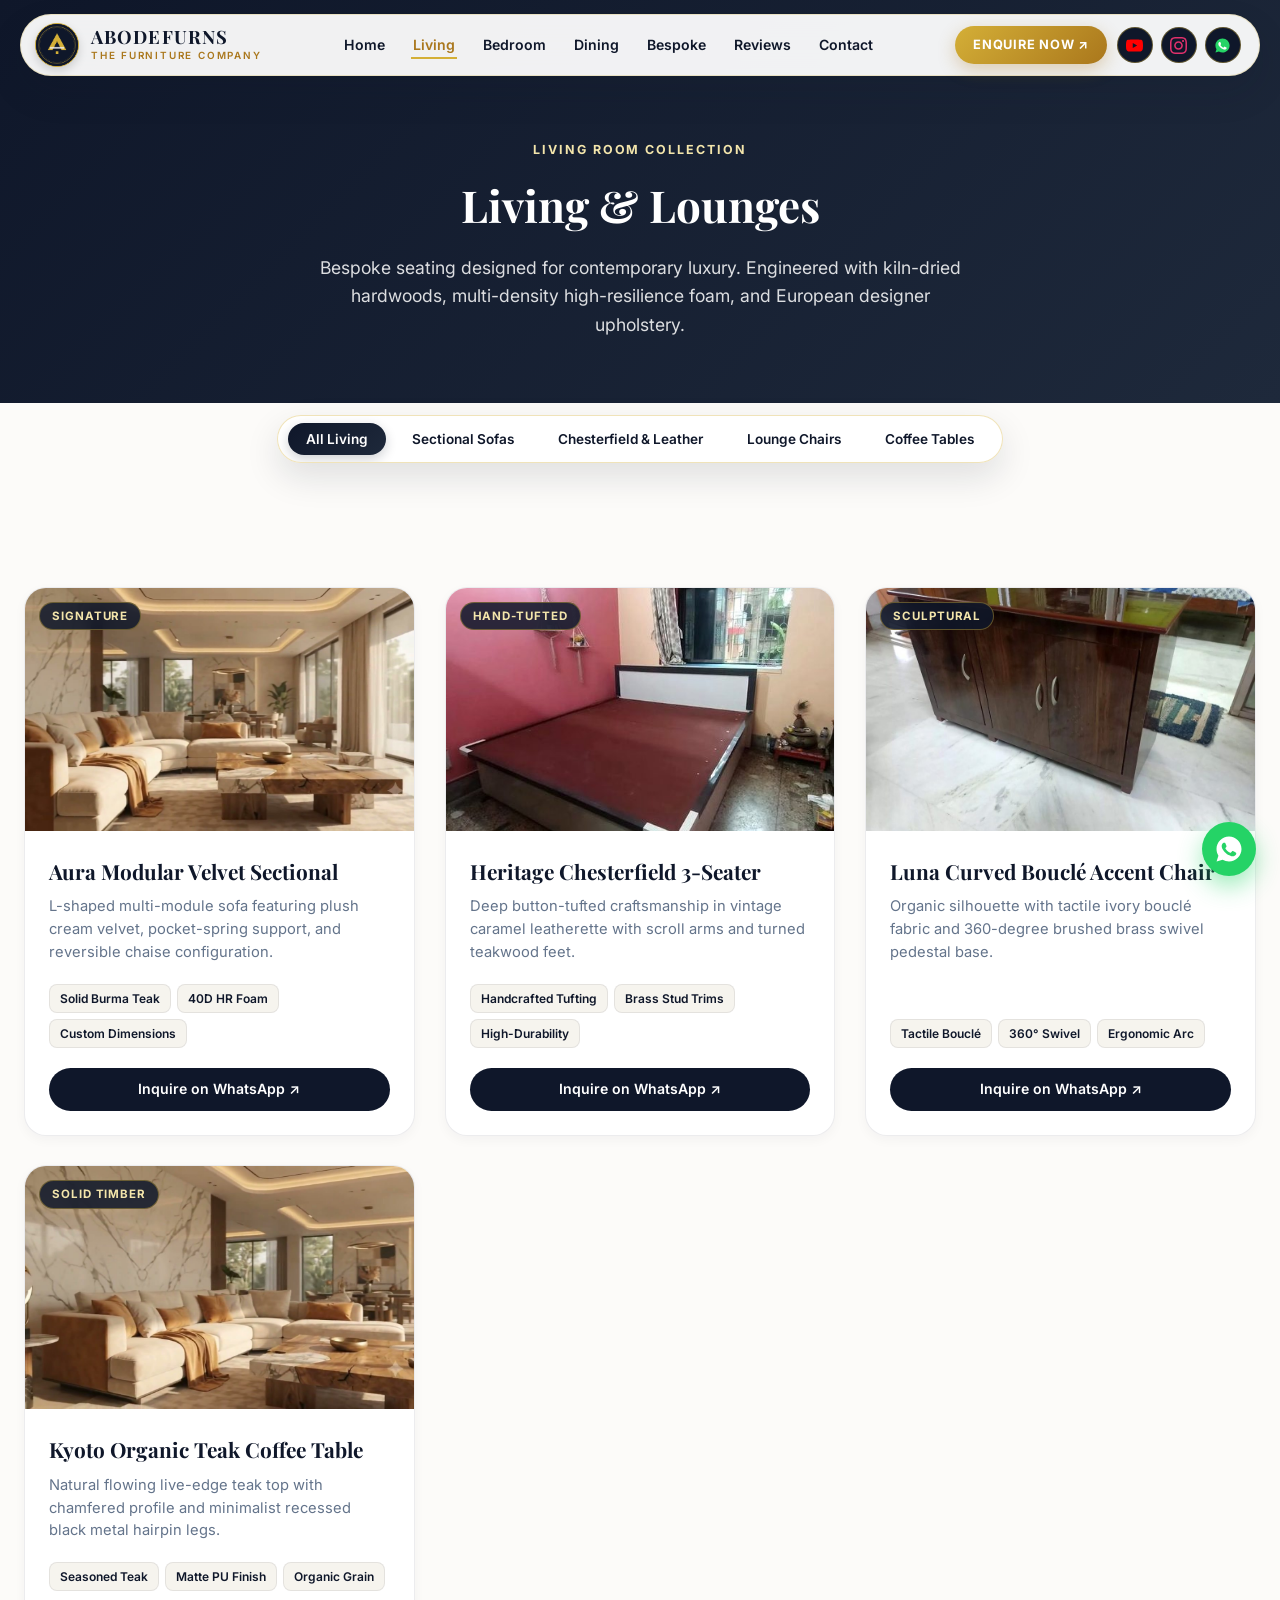
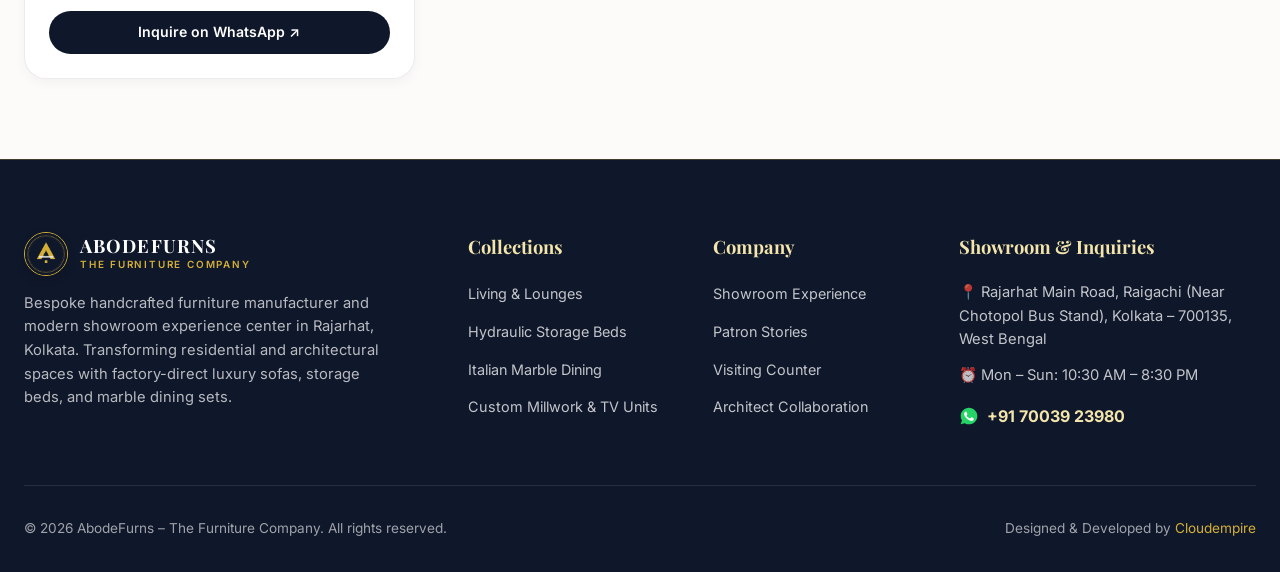
<file: living.html>
<!DOCTYPE html>
<html lang="en">
<head>
  <meta charset="UTF-8">
  <meta name="viewport" content="width=device-width, initial-scale=1.0">
  <title>Living & Lounges | AbodeFurns – Luxury Sofas & Sectionals</title>
  <meta name="description" content="Explore handcrafted modular sectionals, Chesterfield sofas, curved bouclé armchairs, and teak coffee tables. Handcrafted in Rajarhat, Kolkata.">
  
  <!-- Complete Multi-Resolution Favicon Suite -->
  <link rel="icon" type="image/svg+xml" href="assets/images/favicon.svg">
  <link rel="icon" type="image/png" sizes="32x32" href="assets/images/favicon-32x32.png">
  <link rel="icon" href="assets/images/favicon.ico">
  <link rel="apple-touch-icon" sizes="180x180" href="assets/images/apple-touch-icon.png">

  <!-- Google Fonts Preconnect -->
  <link rel="preconnect" href="https://fonts.googleapis.com">
  <link rel="preconnect" href="https://fonts.gstatic.com" crossorigin>
  <link href="https://fonts.googleapis.com/css2?family=Inter:wght@300;400;500;600;700&family=Playfair+Display:ital,wght@0,600;0,700;1,500&display=swap" rel="stylesheet">

  <link rel="stylesheet" href="assets/css/style.css">
</head>
<body>
  <!-- TheDivine Floating Pill Navbar -->
  <header class="site-header">
    <div class="header-inner">
      <a href="index.html" class="brand-wrapper">
        <div class="brand-emblem">
          <img src="assets/images/logo.png" alt="AbodeFurns Emblem" width="44" height="44">
        </div>
        <div class="brand-text">
          <span class="brand-title">ABODEFURNS</span>
          <span class="brand-sub">THE FURNITURE COMPANY</span>
        </div>
      </a>

      <ul class="nav-links">
        <li class="nav-item"><a href="index.html">Home</a></li>
        <li class="nav-item"><a href="living.html" class="active">Living</a></li>
        <li class="nav-item"><a href="bedroom.html">Bedroom</a></li>
        <li class="nav-item"><a href="dining.html">Dining</a></li>
        <li class="nav-item"><a href="bespoke.html">Bespoke</a></li>
        <li class="nav-item"><a href="reviews.html">Reviews</a></li>
        <li class="nav-item"><a href="contact.html">Contact</a></li>
        
      </ul>

      <div class="header-actions">
        <a href="https://wa.me/917003923980?text=Namaste%20AbodeFurns!%20I%20would%20like%20to%20inquire%20about%20your%20bespoke%20furniture%20collections." class="btn-cta-pill" target="_blank" rel="noopener noreferrer">
          ENQUIRE NOW ↗
        </a>
        <div class="social-circle-icons">
          <!-- YouTube -->
          <a href="https://www.youtube.com/@AbodeFurns" target="_blank" rel="noopener noreferrer" class="social-circle-btn" aria-label="AbodeFurns YouTube">
            <svg viewBox="0 0 24 24" fill="#FF0000"><path d="M23.498 6.186a3.016 3.016 0 0 0-2.122-2.136C19.505 3.5 12 3.5 12 3.5s-7.505 0-9.377.55a3.016 3.016 0 0 0-2.122 2.136C0 8.07 0 12 0 12s0 3.93.502 5.814a3.016 3.016 0 0 0 2.122 2.136c1.871.55 9.376.55 9.376.55s7.505 0 9.377-.55a3.016 3.016 0 0 0 2.122-2.136C24 15.93 24 12 24 12s0-3.93-.502-5.814zM9.545 15.568V8.432L15.818 12l-6.273 3.568z"/></svg>
          </a>
          <!-- Instagram -->
          <a href="https://www.instagram.com/abodefurns/" target="_blank" rel="noopener noreferrer" class="social-circle-btn" aria-label="AbodeFurns Instagram">
            <svg viewBox="0 0 24 24" fill="#E1306C"><path d="M12 2.163c3.204 0 3.584.012 4.85.07 3.252.148 4.771 1.691 4.919 4.919.058 1.265.069 1.645.069 4.849 0 3.205-.012 3.584-.069 4.849-.149 3.225-1.664 4.771-4.919 4.919-1.266.058-1.644.07-4.85.07-3.204 0-3.584-.012-4.849-.07-3.26-.149-4.771-1.699-4.919-4.92-.058-1.265-.07-1.644-.07-4.849 0-3.204.013-3.583.07-4.849.149-3.227 1.664-4.771 4.919-4.919 1.266-.057 1.645-.069 4.849-.069zm0-2.163c-3.259 0-3.667.014-4.947.072-4.358.2-6.78 2.618-6.98 6.98-.059 1.281-.073 1.689-.073 4.948 0 3.259.014 3.668.072 4.948.2 4.358 2.618 6.78 6.98 6.98 1.281.058 1.689.072 4.948.072 3.259 0 3.668-.014 4.948-.072 4.354-.2 6.782-2.618 6.979-6.98.059-1.28.073-1.689.073-4.948 0-3.259-.014-3.667-.072-4.947-.196-4.354-2.617-6.78-6.979-6.98-1.281-.059-1.69-.073-4.949-.073zm0 5.838c-3.403 0-6.162 2.759-6.162 6.162s2.759 6.163 6.162 6.163 6.162-2.759 6.162-6.163c0-3.403-2.759-6.162-6.162-6.162zm0 10.162c-2.209 0-4-1.79-4-4 0-2.209 1.791-4 4-4s4 1.791 4 4c0 2.21-1.791 4-4 4zm6.406-11.845c-.796 0-1.441.645-1.441 1.44s.645 1.44 1.441 1.44c.795 0 1.439-.645 1.439-1.44s-.644-1.44-1.439-1.44z"/></svg>
          </a>
          <!-- Official WhatsApp (High contrast: Green bubble with White handset on dark pill) -->
          <a href="https://wa.me/917003923980?text=Namaste%20AbodeFurns!%20Connecting%20from%20your%20website." target="_blank" rel="noopener noreferrer" class="social-circle-btn" aria-label="Chat on WhatsApp">
            <svg viewBox="0 0 24 24"><path fill="#25D366" d="M12.004 2C6.48 2 2 6.48 2 12.004c0 1.944.558 3.76 1.523 5.302L2.05 22l4.836-1.428A9.957 9.957 0 0 0 12.004 22C17.524 22 22 17.52 22 12.004 22 6.48 17.524 2 12.004 2z"/><path fill="#FFFFFF" d="M17.03 14.54c-.28-.14-1.65-.81-1.9-.91-.26-.09-.45-.14-.64.14-.19.28-.73.91-.9 1.1-.17.18-.34.21-.62.07-.28-.14-1.18-.43-2.25-1.38-.83-.74-1.39-1.65-1.55-1.93-.16-.28-.02-.43.12-.57.13-.13.28-.34.42-.51.14-.17.19-.28.28-.47.09-.19.05-.36-.02-.5-.07-.14-.64-1.55-.88-2.12-.23-.56-.47-.48-.64-.49-.17-.01-.36-.01-.55-.01-.19 0-.5.07-.76.36-.26.28-1 1-1 2.42 0 1.43 1.03 2.81 1.18 3 .14.19 2.03 3.1 4.93 4.35.69.3 1.23.48 1.65.61.69.22 1.32.19 1.82.11.55-.08 1.65-.67 1.89-1.32.23-.65.23-1.2.16-1.32-.07-.12-.26-.19-.54-.33z"/></svg>
          </a>
        </div>
        <button class="hamburger-btn" aria-label="Toggle Navigation Menu">
          <span></span>
          <span></span>
          <span></span>
        </button>
      </div>
    </div>
  </header>

  <section class="subpage-banner">
    <div class="shell">
      <span class="section-eyebrow" style="color: #f3e5ab;">Living Room Collection</span>
      <h1>Living & Lounges</h1>
      <p>Bespoke seating designed for contemporary luxury. Engineered with kiln-dried hardwoods, multi-density high-resilience foam, and European designer upholstery.</p>
    </div>
  </section>

  <!-- Sticky Floating Tab Filter Rail -->
  <div class="filter-rail-sticky-wrapper">
    <nav class="portfolio-filter" aria-label="Living Categories">
      <button class="filter-btn active" data-filter="all">All Living</button>
      <button class="filter-btn" data-filter="sectional">Sectional Sofas</button>
      <button class="filter-btn" data-filter="classic">Chesterfield & Leather</button>
      <button class="filter-btn" data-filter="chairs">Lounge Chairs</button>
      <button class="filter-btn" data-filter="tables">Coffee Tables</button>
    </nav>
  </div>

  <section class="section">
    <div class="portfolio-grid">
      <!-- Card 1 -->
      <div class="product-card tile-shine" data-category="sectional">
        <div class="card-img-wrap">
          <img src="assets/images/sofa_sectional_velvet.jpg" alt="Aura Modular Sectional" loading="lazy">
          <span class="card-tag">Signature</span>
        </div>
        <div class="card-body">
          <h3 class="card-title">Aura Modular Velvet Sectional</h3>
          <p class="card-text">L-shaped multi-module sofa featuring plush cream velvet, pocket-spring support, and reversible chaise configuration.</p>
          <div class="card-specs">
            <span class="spec-chip">Solid Burma Teak</span>
            <span class="spec-chip">40D HR Foam</span>
            <span class="spec-chip">Custom Dimensions</span>
          </div>
          <a href="https://wa.me/917003923980?text=Namaste%20AbodeFurns!%20I%20am%20interested%20in%20the%20Aura%20Modular%20Velvet%20Sectional." class="btn-card-inquire" target="_blank" rel="noopener noreferrer">
            Inquire on WhatsApp ↗
          </a>
        </div>
      </div>

      <!-- Card 2 -->
      <div class="product-card tile-shine" data-category="classic">
        <div class="card-img-wrap">
          <img src="assets/images/sofa_chesterfield_leather.jpg" alt="Heritage Chesterfield Sofa" loading="lazy">
          <span class="card-tag">Hand-Tufted</span>
        </div>
        <div class="card-body">
          <h3 class="card-title">Heritage Chesterfield 3-Seater</h3>
          <p class="card-text">Deep button-tufted craftsmanship in vintage caramel leatherette with scroll arms and turned teakwood feet.</p>
          <div class="card-specs">
            <span class="spec-chip">Handcrafted Tufting</span>
            <span class="spec-chip">Brass Stud Trims</span>
            <span class="spec-chip">High-Durability</span>
          </div>
          <a href="https://wa.me/917003923980?text=Namaste%20AbodeFurns!%20I%20am%20interested%20in%20the%20Heritage%20Chesterfield%20Sofa." class="btn-card-inquire" target="_blank" rel="noopener noreferrer">
            Inquire on WhatsApp ↗
          </a>
        </div>
      </div>

      <!-- Card 3 -->
      <div class="product-card tile-shine" data-category="chairs">
        <div class="card-img-wrap">
          <img src="assets/images/sofa_curved_boucle.jpg" alt="Luna Curved Bouclé Chair" loading="lazy">
          <span class="card-tag">Sculptural</span>
        </div>
        <div class="card-body">
          <h3 class="card-title">Luna Curved Bouclé Accent Chair</h3>
          <p class="card-text">Organic silhouette with tactile ivory bouclé fabric and 360-degree brushed brass swivel pedestal base.</p>
          <div class="card-specs">
            <span class="spec-chip">Tactile Bouclé</span>
            <span class="spec-chip">360° Swivel</span>
            <span class="spec-chip">Ergonomic Arc</span>
          </div>
          <a href="https://wa.me/917003923980?text=Namaste%20AbodeFurns!%20I%20am%20interested%20in%20the%20Luna%20Curved%20Bouclé%20Accent%20Chair." class="btn-card-inquire" target="_blank" rel="noopener noreferrer">
            Inquire on WhatsApp ↗
          </a>
        </div>
      </div>

      <!-- Card 4 -->
      <div class="product-card tile-shine" data-category="tables">
        <div class="card-img-wrap">
          <img src="assets/images/coffee_table_teak_organic.jpg" alt="Kyoto Teak Coffee Table" loading="lazy">
          <span class="card-tag">Solid Timber</span>
        </div>
        <div class="card-body">
          <h3 class="card-title">Kyoto Organic Teak Coffee Table</h3>
          <p class="card-text">Natural flowing live-edge teak top with chamfered profile and minimalist recessed black metal hairpin legs.</p>
          <div class="card-specs">
            <span class="spec-chip">Seasoned Teak</span>
            <span class="spec-chip">Matte PU Finish</span>
            <span class="spec-chip">Organic Grain</span>
          </div>
          <a href="https://wa.me/917003923980?text=Namaste%20AbodeFurns!%20I%20am%20interested%20in%20the%20Kyoto%20Organic%20Teak%20Coffee%20Table." class="btn-card-inquire" target="_blank" rel="noopener noreferrer">
            Inquire on WhatsApp ↗
          </a>
        </div>
      </div>
    </div>
  </section>

  <!-- Footer -->
  <footer class="site-footer">
    <div class="footer-inner">
      <div class="footer-col">
        <div class="brand-wrapper">
          <div class="brand-emblem">
            <img src="assets/images/logo.png" alt="AbodeFurns" width="44" height="44" loading="lazy">
          </div>
          <div class="brand-text">
            <span class="brand-title" style="color: #ffffff;">ABODEFURNS</span>
            <span class="brand-sub" style="color: #d4af37;">THE FURNITURE COMPANY</span>
          </div>
        </div>
        <p class="footer-brand-desc">
          Bespoke handcrafted furniture manufacturer and modern showroom experience center in Rajarhat, Kolkata. Transforming residential and architectural spaces with factory-direct luxury sofas, storage beds, and marble dining sets.
        </p>
      </div>

      <div class="footer-col">
        <h4 class="footer-heading">Collections</h4>
        <ul class="footer-links">
          <li><a href="living.html">Living & Lounges</a></li>
          <li><a href="bedroom.html">Hydraulic Storage Beds</a></li>
          <li><a href="dining.html">Italian Marble Dining</a></li>
          <li><a href="bespoke.html">Custom Millwork & TV Units</a></li>
        </ul>
      </div>

      <div class="footer-col">
        <h4 class="footer-heading">Company</h4>
        <ul class="footer-links">
          <li><a href="index.html#workshop">Showroom Experience</a></li>
          <li><a href="reviews.html">Patron Stories</a></li>
          <li><a href="contact.html">Visiting Counter</a></li>
          <li><a href="contact.html">Architect Collaboration</a></li>
        </ul>
      </div>

      <div class="footer-col">
        <h4 class="footer-heading">Showroom & Inquiries</h4>
        <p style="font-size: 0.92rem; color: rgba(255,255,255,0.75); margin-bottom: 0.75rem;">
          📍 Rajarhat Main Road, Raigachi (Near Chotopol Bus Stand), Kolkata – 700135, West Bengal
        </p>
        <p style="font-size: 0.92rem; color: rgba(255,255,255,0.75); margin-bottom: 1rem;">
          ⏰ Mon – Sun: 10:30 AM – 8:30 PM
        </p>
        <div style="display: flex; align-items: center; gap: 8px;">
          <!-- Official WhatsApp Icon for Contact Phone -->
          <svg viewBox="0 0 24 24" width="20" height="20"><path fill="#25D366" d="M12.004 2C6.48 2 2 6.48 2 12.004c0 1.944.558 3.76 1.523 5.302L2.05 22l4.836-1.428A9.957 9.957 0 0 0 12.004 22C17.524 22 22 17.52 22 12.004 22 6.48 17.524 2 12.004 2z"/><path fill="#FFFFFF" d="M17.03 14.54c-.28-.14-1.65-.81-1.9-.91-.26-.09-.45-.14-.64.14-.19.28-.73.91-.9 1.1-.17.18-.34.21-.62.07-.28-.14-1.18-.43-2.25-1.38-.83-.74-1.39-1.65-1.55-1.93-.16-.28-.02-.43.12-.57.13-.13.28-.34.42-.51.14-.17.19-.28.28-.47.09-.19.05-.36-.02-.5-.07-.14-.64-1.55-.88-2.12-.23-.56-.47-.48-.64-.49-.17-.01-.36-.01-.55-.01-.19 0-.5.07-.76.36-.26.28-1 1-1 2.42 0 1.43 1.03 2.81 1.18 3 .14.19 2.03 3.1 4.93 4.35.69.3 1.23.48 1.65.61.69.22 1.32.19 1.82.11.55-.08 1.65-.67 1.89-1.32.23-.65.23-1.2.16-1.32-.07-.12-.26-.19-.54-.33z"/></svg>
          <a href="tel:+917003923980" style="font-weight: 700; color: #f3e5ab;">+91 70039 23980</a>
        </div>
      </div>
    </div>

    <div class="footer-bottom">
      <p>© 2026 AbodeFurns – The Furniture Company. All rights reserved.</p>
      <p>Designed & Developed by <a href="https://cloudempire.tech/" target="_blank" rel="noopener noreferrer">Cloudempire</a></p>
    </div>
  </footer>

  <!-- Floating WhatsApp CTA Pill (White bubble with green phone for contrast) -->
  <a href="https://wa.me/917003923980?text=Namaste%20AbodeFurns!%20Connecting%20from%20your%20website." class="floating-wa-btn" target="_blank" rel="noopener noreferrer" aria-label="Chat on WhatsApp">
    <svg viewBox="0 0 24 24" width="30" height="30">
      <path fill="#FFFFFF" d="M12.004 2C6.48 2 2 6.48 2 12.004c0 1.944.558 3.76 1.523 5.302L2.05 22l4.836-1.428A9.957 9.957 0 0 0 12.004 22C17.524 22 22 17.52 22 12.004 22 6.48 17.524 2 12.004 2z"/>
      <path fill="#25D366" d="M17.03 14.54c-.28-.14-1.65-.81-1.9-.91-.26-.09-.45-.14-.64.14-.19.28-.73.91-.9 1.1-.17.18-.34.21-.62.07-.28-.14-1.18-.43-2.25-1.38-.83-.74-1.39-1.65-1.55-1.93-.16-.28-.02-.43.12-.57.13-.13.28-.34.42-.51.14-.17.19-.28.28-.47.09-.19.05-.36-.02-.5-.07-.14-.64-1.55-.88-2.12-.23-.56-.47-.48-.64-.49-.17-.01-.36-.01-.55-.01-.19 0-.5.07-.76.36-.26.28-1 1-1 2.42 0 1.43 1.03 2.81 1.18 3 .14.19 2.03 3.1 4.93 4.35.69.3 1.23.48 1.65.61.69.22 1.32.19 1.82.11.55-.08 1.65-.67 1.89-1.32.23-.65.23-1.2.16-1.32-.07-.12-.26-.19-.54-.33z"/>
    </svg>
  </a>

  <script src="assets/js/main.js"></script>
</body>
</html>
</file>
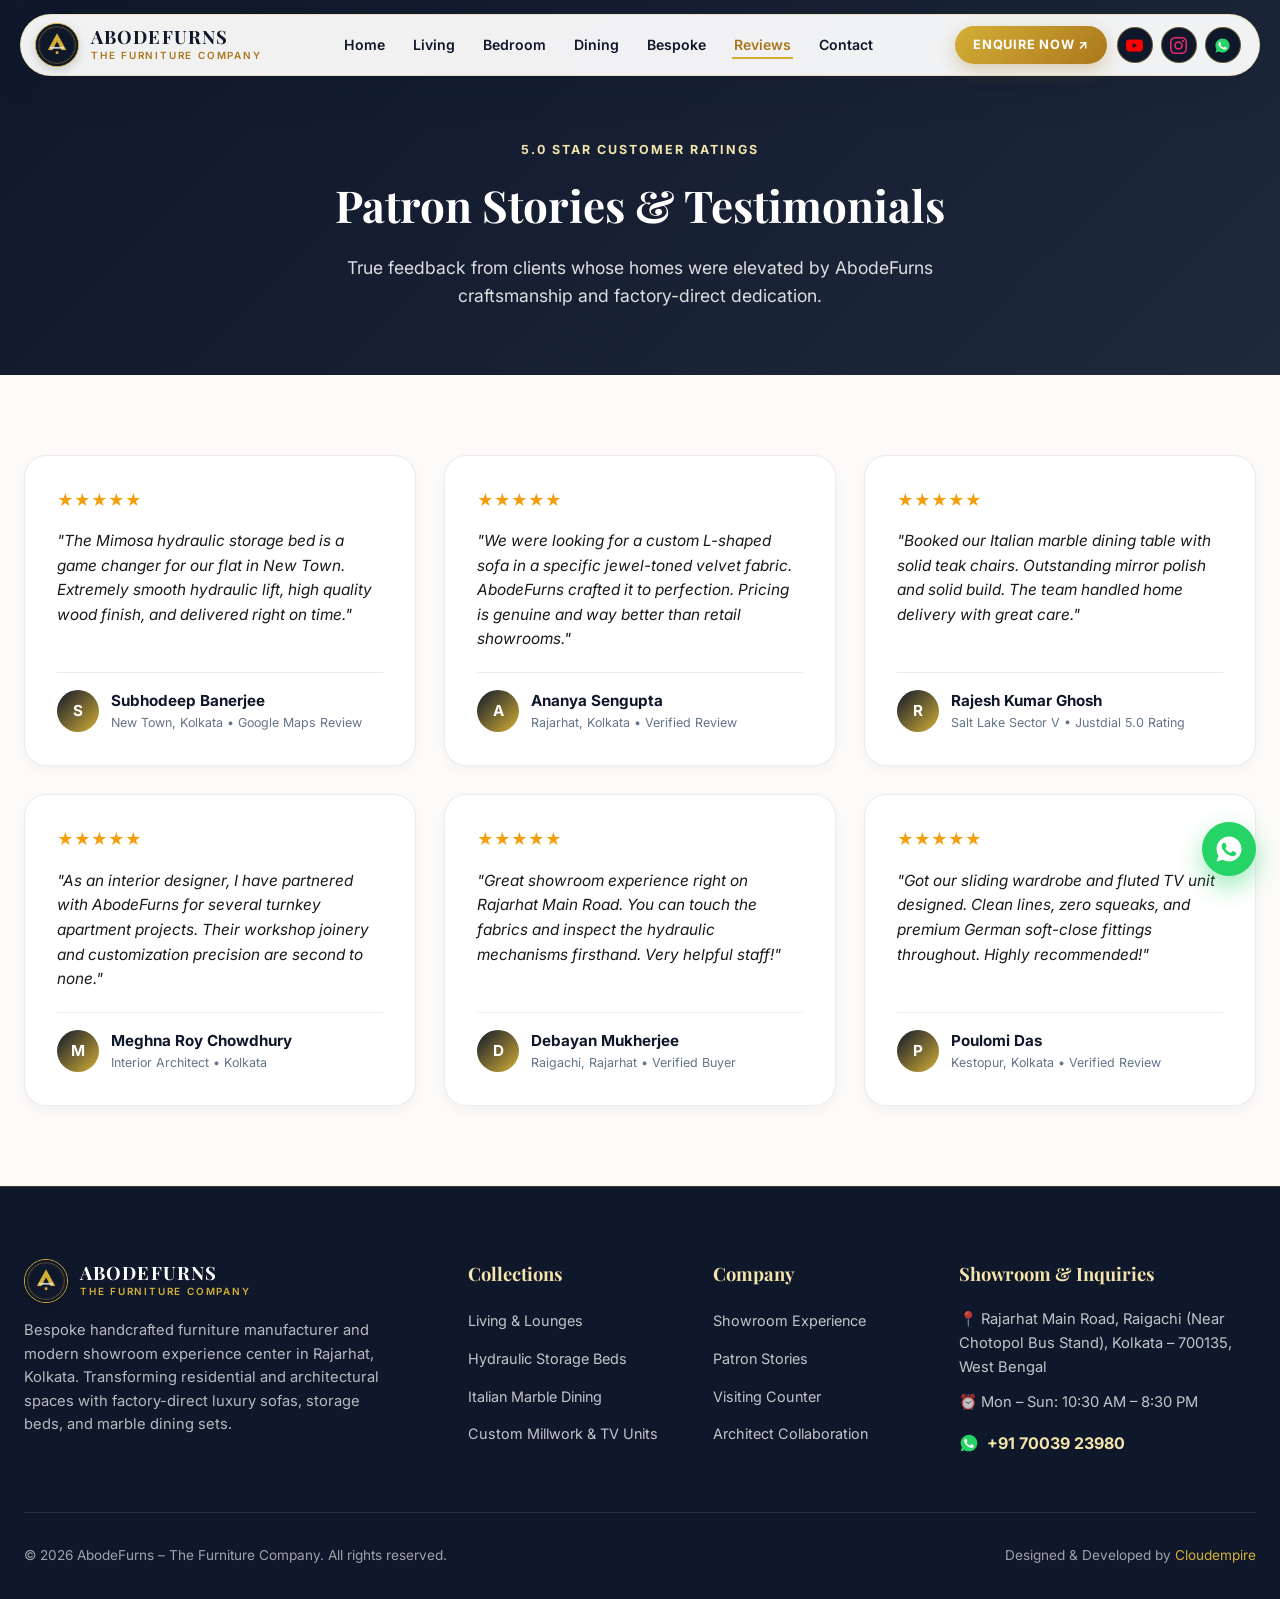
<file: reviews.html>
<!DOCTYPE html>
<html lang="en">
<head>
  <meta charset="UTF-8">
  <meta name="viewport" content="width=device-width, initial-scale=1.0">
  <title>Patron Stories & Verified 5.0 Star Reviews | AbodeFurns Kolkata</title>
  <meta name="description" content="Read authentic customer reviews and ratings for AbodeFurns – The Furniture Company from Google Maps and Justdial patrons.">
  
  <!-- Complete Multi-Resolution Favicon Suite -->
  <link rel="icon" type="image/svg+xml" href="assets/images/favicon.svg">
  <link rel="icon" type="image/png" sizes="32x32" href="assets/images/favicon-32x32.png">
  <link rel="icon" href="assets/images/favicon.ico">
  <link rel="apple-touch-icon" sizes="180x180" href="assets/images/apple-touch-icon.png">

  <!-- Google Fonts Preconnect -->
  <link rel="preconnect" href="https://fonts.googleapis.com">
  <link rel="preconnect" href="https://fonts.gstatic.com" crossorigin>
  <link href="https://fonts.googleapis.com/css2?family=Inter:wght@300;400;500;600;700&family=Playfair+Display:ital,wght@0,600;0,700;1,500&display=swap" rel="stylesheet">

  <link rel="stylesheet" href="assets/css/style.css">
</head>
<body>
  <!-- TheDivine Floating Pill Navbar -->
  <header class="site-header">
    <div class="header-inner">
      <a href="index.html" class="brand-wrapper">
        <div class="brand-emblem">
          <img src="assets/images/logo.png" alt="AbodeFurns Emblem" width="44" height="44">
        </div>
        <div class="brand-text">
          <span class="brand-title">ABODEFURNS</span>
          <span class="brand-sub">THE FURNITURE COMPANY</span>
        </div>
      </a>

      <ul class="nav-links">
        <li class="nav-item"><a href="index.html">Home</a></li>
        <li class="nav-item"><a href="living.html">Living</a></li>
        <li class="nav-item"><a href="bedroom.html">Bedroom</a></li>
        <li class="nav-item"><a href="dining.html">Dining</a></li>
        <li class="nav-item"><a href="bespoke.html">Bespoke</a></li>
        <li class="nav-item"><a href="reviews.html" class="active">Reviews</a></li>
        <li class="nav-item"><a href="contact.html">Contact</a></li>
        
      </ul>

      <div class="header-actions">
        <a href="https://wa.me/917003923980?text=Namaste%20AbodeFurns!%20I%20would%20like%20to%20inquire%20about%20your%20bespoke%20furniture%20collections." class="btn-cta-pill" target="_blank" rel="noopener noreferrer">
          ENQUIRE NOW ↗
        </a>
        <div class="social-circle-icons">
          <!-- YouTube -->
          <a href="https://www.youtube.com/@AbodeFurns" target="_blank" rel="noopener noreferrer" class="social-circle-btn" aria-label="AbodeFurns YouTube">
            <svg viewBox="0 0 24 24" fill="#FF0000"><path d="M23.498 6.186a3.016 3.016 0 0 0-2.122-2.136C19.505 3.5 12 3.5 12 3.5s-7.505 0-9.377.55a3.016 3.016 0 0 0-2.122 2.136C0 8.07 0 12 0 12s0 3.93.502 5.814a3.016 3.016 0 0 0 2.122 2.136c1.871.55 9.376.55 9.376.55s7.505 0 9.377-.55a3.016 3.016 0 0 0 2.122-2.136C24 15.93 24 12 24 12s0-3.93-.502-5.814zM9.545 15.568V8.432L15.818 12l-6.273 3.568z"/></svg>
          </a>
          <!-- Instagram -->
          <a href="https://www.instagram.com/abodefurns/" target="_blank" rel="noopener noreferrer" class="social-circle-btn" aria-label="AbodeFurns Instagram">
            <svg viewBox="0 0 24 24" fill="#E1306C"><path d="M12 2.163c3.204 0 3.584.012 4.85.07 3.252.148 4.771 1.691 4.919 4.919.058 1.265.069 1.645.069 4.849 0 3.205-.012 3.584-.069 4.849-.149 3.225-1.664 4.771-4.919 4.919-1.266.058-1.644.07-4.85.07-3.204 0-3.584-.012-4.849-.07-3.26-.149-4.771-1.699-4.919-4.92-.058-1.265-.07-1.644-.07-4.849 0-3.204.013-3.583.07-4.849.149-3.227 1.664-4.771 4.919-4.919 1.266-.057 1.645-.069 4.849-.069zm0-2.163c-3.259 0-3.667.014-4.947.072-4.358.2-6.78 2.618-6.98 6.98-.059 1.281-.073 1.689-.073 4.948 0 3.259.014 3.668.072 4.948.2 4.358 2.618 6.78 6.98 6.98 1.281.058 1.689.072 4.948.072 3.259 0 3.668-.014 4.948-.072 4.354-.2 6.782-2.618 6.979-6.98.059-1.28.073-1.689.073-4.948 0-3.259-.014-3.667-.072-4.947-.196-4.354-2.617-6.78-6.979-6.98-1.281-.059-1.69-.073-4.949-.073zm0 5.838c-3.403 0-6.162 2.759-6.162 6.162s2.759 6.163 6.162 6.163 6.162-2.759 6.162-6.163c0-3.403-2.759-6.162-6.162-6.162zm0 10.162c-2.209 0-4-1.79-4-4 0-2.209 1.791-4 4-4s4 1.791 4 4c0 2.21-1.791 4-4 4zm6.406-11.845c-.796 0-1.441.645-1.441 1.44s.645 1.44 1.441 1.44c.795 0 1.439-.645 1.439-1.44s-.644-1.44-1.439-1.44z"/></svg>
          </a>
          <!-- Official WhatsApp (High contrast: Green bubble with White handset on dark pill) -->
          <a href="https://wa.me/917003923980?text=Namaste%20AbodeFurns!%20Connecting%20from%20your%20website." target="_blank" rel="noopener noreferrer" class="social-circle-btn" aria-label="Chat on WhatsApp">
            <svg viewBox="0 0 24 24"><path fill="#25D366" d="M12.004 2C6.48 2 2 6.48 2 12.004c0 1.944.558 3.76 1.523 5.302L2.05 22l4.836-1.428A9.957 9.957 0 0 0 12.004 22C17.524 22 22 17.52 22 12.004 22 6.48 17.524 2 12.004 2z"/><path fill="#FFFFFF" d="M17.03 14.54c-.28-.14-1.65-.81-1.9-.91-.26-.09-.45-.14-.64.14-.19.28-.73.91-.9 1.1-.17.18-.34.21-.62.07-.28-.14-1.18-.43-2.25-1.38-.83-.74-1.39-1.65-1.55-1.93-.16-.28-.02-.43.12-.57.13-.13.28-.34.42-.51.14-.17.19-.28.28-.47.09-.19.05-.36-.02-.5-.07-.14-.64-1.55-.88-2.12-.23-.56-.47-.48-.64-.49-.17-.01-.36-.01-.55-.01-.19 0-.5.07-.76.36-.26.28-1 1-1 2.42 0 1.43 1.03 2.81 1.18 3 .14.19 2.03 3.1 4.93 4.35.69.3 1.23.48 1.65.61.69.22 1.32.19 1.82.11.55-.08 1.65-.67 1.89-1.32.23-.65.23-1.2.16-1.32-.07-.12-.26-.19-.54-.33z"/></svg>
          </a>
        </div>
        <button class="hamburger-btn" aria-label="Toggle Navigation Menu">
          <span></span>
          <span></span>
          <span></span>
        </button>
      </div>
    </div>
  </header>

  <section class="subpage-banner">
    <div class="shell">
      <span class="section-eyebrow" style="color: #f3e5ab;">5.0 Star Customer Ratings</span>
      <h1>Patron Stories & Testimonials</h1>
      <p>True feedback from clients whose homes were elevated by AbodeFurns craftsmanship and factory-direct dedication.</p>
    </div>
  </section>

  <section class="section">
    <div class="reviews-grid">
      <div class="review-card">
        <div>
          <div class="review-stars">★★★★★</div>
          <p class="review-quote">
            "The Mimosa hydraulic storage bed is a game changer for our flat in New Town. Extremely smooth hydraulic lift, high quality wood finish, and delivered right on time."
          </p>
        </div>
        <div class="reviewer-meta">
          <div class="reviewer-avatar">S</div>
          <div>
            <div class="reviewer-name">Subhodeep Banerjee</div>
            <div class="reviewer-source">New Town, Kolkata &bull; Google Maps Review</div>
          </div>
        </div>
      </div>

      <div class="review-card">
        <div>
          <div class="review-stars">★★★★★</div>
          <p class="review-quote">
            "We were looking for a custom L-shaped sofa in a specific jewel-toned velvet fabric. AbodeFurns crafted it to perfection. Pricing is genuine and way better than retail showrooms."
          </p>
        </div>
        <div class="reviewer-meta">
          <div class="reviewer-avatar">A</div>
          <div>
            <div class="reviewer-name">Ananya Sengupta</div>
            <div class="reviewer-source">Rajarhat, Kolkata &bull; Verified Review</div>
          </div>
        </div>
      </div>

      <div class="review-card">
        <div>
          <div class="review-stars">★★★★★</div>
          <p class="review-quote">
            "Booked our Italian marble dining table with solid teak chairs. Outstanding mirror polish and solid build. The team handled home delivery with great care."
          </p>
        </div>
        <div class="reviewer-meta">
          <div class="reviewer-avatar">R</div>
          <div>
            <div class="reviewer-name">Rajesh Kumar Ghosh</div>
            <div class="reviewer-source">Salt Lake Sector V &bull; Justdial 5.0 Rating</div>
          </div>
        </div>
      </div>

      <div class="review-card">
        <div>
          <div class="review-stars">★★★★★</div>
          <p class="review-quote">
            "As an interior designer, I have partnered with AbodeFurns for several turnkey apartment projects. Their workshop joinery and customization precision are second to none."
          </p>
        </div>
        <div class="reviewer-meta">
          <div class="reviewer-avatar">M</div>
          <div>
            <div class="reviewer-name">Meghna Roy Chowdhury</div>
            <div class="reviewer-source">Interior Architect &bull; Kolkata</div>
          </div>
        </div>
      </div>

      <div class="review-card">
        <div>
          <div class="review-stars">★★★★★</div>
          <p class="review-quote">
            "Great showroom experience right on Rajarhat Main Road. You can touch the fabrics and inspect the hydraulic mechanisms firsthand. Very helpful staff!"
          </p>
        </div>
        <div class="reviewer-meta">
          <div class="reviewer-avatar">D</div>
          <div>
            <div class="reviewer-name">Debayan Mukherjee</div>
            <div class="reviewer-source">Raigachi, Rajarhat &bull; Verified Buyer</div>
          </div>
        </div>
      </div>

      <div class="review-card">
        <div>
          <div class="review-stars">★★★★★</div>
          <p class="review-quote">
            "Got our sliding wardrobe and fluted TV unit designed. Clean lines, zero squeaks, and premium German soft-close fittings throughout. Highly recommended!"
          </p>
        </div>
        <div class="reviewer-meta">
          <div class="reviewer-avatar">P</div>
          <div>
            <div class="reviewer-name">Poulomi Das</div>
            <div class="reviewer-source">Kestopur, Kolkata &bull; Verified Review</div>
          </div>
        </div>
      </div>
    </div>
  </section>

  <!-- Footer -->
  <footer class="site-footer">
    <div class="footer-inner">
      <div class="footer-col">
        <div class="brand-wrapper">
          <div class="brand-emblem">
            <img src="assets/images/logo.png" alt="AbodeFurns" width="44" height="44" loading="lazy">
          </div>
          <div class="brand-text">
            <span class="brand-title" style="color: #ffffff;">ABODEFURNS</span>
            <span class="brand-sub" style="color: #d4af37;">THE FURNITURE COMPANY</span>
          </div>
        </div>
        <p class="footer-brand-desc">
          Bespoke handcrafted furniture manufacturer and modern showroom experience center in Rajarhat, Kolkata. Transforming residential and architectural spaces with factory-direct luxury sofas, storage beds, and marble dining sets.
        </p>
      </div>

      <div class="footer-col">
        <h4 class="footer-heading">Collections</h4>
        <ul class="footer-links">
          <li><a href="living.html">Living & Lounges</a></li>
          <li><a href="bedroom.html">Hydraulic Storage Beds</a></li>
          <li><a href="dining.html">Italian Marble Dining</a></li>
          <li><a href="bespoke.html">Custom Millwork & TV Units</a></li>
        </ul>
      </div>

      <div class="footer-col">
        <h4 class="footer-heading">Company</h4>
        <ul class="footer-links">
          <li><a href="index.html#workshop">Showroom Experience</a></li>
          <li><a href="reviews.html">Patron Stories</a></li>
          <li><a href="contact.html">Visiting Counter</a></li>
          <li><a href="contact.html">Architect Collaboration</a></li>
        </ul>
      </div>

      <div class="footer-col">
        <h4 class="footer-heading">Showroom & Inquiries</h4>
        <p style="font-size: 0.92rem; color: rgba(255,255,255,0.75); margin-bottom: 0.75rem;">
          📍 Rajarhat Main Road, Raigachi (Near Chotopol Bus Stand), Kolkata – 700135, West Bengal
        </p>
        <p style="font-size: 0.92rem; color: rgba(255,255,255,0.75); margin-bottom: 1rem;">
          ⏰ Mon – Sun: 10:30 AM – 8:30 PM
        </p>
        <div style="display: flex; align-items: center; gap: 8px;">
          <!-- Official WhatsApp Icon for Contact Phone -->
          <svg viewBox="0 0 24 24" width="20" height="20"><path fill="#25D366" d="M12.004 2C6.48 2 2 6.48 2 12.004c0 1.944.558 3.76 1.523 5.302L2.05 22l4.836-1.428A9.957 9.957 0 0 0 12.004 22C17.524 22 22 17.52 22 12.004 22 6.48 17.524 2 12.004 2z"/><path fill="#FFFFFF" d="M17.03 14.54c-.28-.14-1.65-.81-1.9-.91-.26-.09-.45-.14-.64.14-.19.28-.73.91-.9 1.1-.17.18-.34.21-.62.07-.28-.14-1.18-.43-2.25-1.38-.83-.74-1.39-1.65-1.55-1.93-.16-.28-.02-.43.12-.57.13-.13.28-.34.42-.51.14-.17.19-.28.28-.47.09-.19.05-.36-.02-.5-.07-.14-.64-1.55-.88-2.12-.23-.56-.47-.48-.64-.49-.17-.01-.36-.01-.55-.01-.19 0-.5.07-.76.36-.26.28-1 1-1 2.42 0 1.43 1.03 2.81 1.18 3 .14.19 2.03 3.1 4.93 4.35.69.3 1.23.48 1.65.61.69.22 1.32.19 1.82.11.55-.08 1.65-.67 1.89-1.32.23-.65.23-1.2.16-1.32-.07-.12-.26-.19-.54-.33z"/></svg>
          <a href="tel:+917003923980" style="font-weight: 700; color: #f3e5ab;">+91 70039 23980</a>
        </div>
      </div>
    </div>

    <div class="footer-bottom">
      <p>© 2026 AbodeFurns – The Furniture Company. All rights reserved.</p>
      <p>Designed & Developed by <a href="https://cloudempire.tech/" target="_blank" rel="noopener noreferrer">Cloudempire</a></p>
    </div>
  </footer>

  <!-- Floating WhatsApp CTA Pill (White bubble with green phone for contrast) -->
  <a href="https://wa.me/917003923980?text=Namaste%20AbodeFurns!%20Connecting%20from%20your%20website." class="floating-wa-btn" target="_blank" rel="noopener noreferrer" aria-label="Chat on WhatsApp">
    <svg viewBox="0 0 24 24" width="30" height="30">
      <path fill="#FFFFFF" d="M12.004 2C6.48 2 2 6.48 2 12.004c0 1.944.558 3.76 1.523 5.302L2.05 22l4.836-1.428A9.957 9.957 0 0 0 12.004 22C17.524 22 22 17.52 22 12.004 22 6.48 17.524 2 12.004 2z"/>
      <path fill="#25D366" d="M17.03 14.54c-.28-.14-1.65-.81-1.9-.91-.26-.09-.45-.14-.64.14-.19.28-.73.91-.9 1.1-.17.18-.34.21-.62.07-.28-.14-1.18-.43-2.25-1.38-.83-.74-1.39-1.65-1.55-1.93-.16-.28-.02-.43.12-.57.13-.13.28-.34.42-.51.14-.17.19-.28.28-.47.09-.19.05-.36-.02-.5-.07-.14-.64-1.55-.88-2.12-.23-.56-.47-.48-.64-.49-.17-.01-.36-.01-.55-.01-.19 0-.5.07-.76.36-.26.28-1 1-1 2.42 0 1.43 1.03 2.81 1.18 3 .14.19 2.03 3.1 4.93 4.35.69.3 1.23.48 1.65.61.69.22 1.32.19 1.82.11.55-.08 1.65-.67 1.89-1.32.23-.65.23-1.2.16-1.32-.07-.12-.26-.19-.54-.33z"/>
    </svg>
  </a>

  <script src="assets/js/main.js"></script>
</body>
</html>
</file>
<file: assets/css/style.css>
/* ==========================================================================
   ABODEFURNS — THE FURNITURE COMPANY
   Modern Luxury Architectural Design System & Animation Engine
   Palette: Porcelain Pearl White (#FCFBF9), Slate (#0F172A), Gold Accent (#D4AF37)
   ========================================================================== */

:root {
  --color-bg: #fcfbf9;
  --color-surface: #ffffff;
  --color-surface-trans: rgba(255, 255, 255, 0.88);
  --color-surface-alt: #f6f4ee;
  --color-primary: #0f172a;
  --color-primary-light: #1e293b;
  --color-accent: #d4af37;
  --color-accent-light: #f3e5ab;
  --color-accent-dark: #aa771c;
  --color-text: #1a1a1a;
  --color-text-muted: #64748b;
  --color-border: rgba(15, 23, 42, 0.08);
  --color-border-accent: rgba(212, 175, 55, 0.28);
  --color-wa: #25d366;
  --color-wa-hover: #1eb956;
  --radius-sm: 8px;
  --radius-md: 14px;
  --radius-lg: 22px;
  --radius-pill: 9999px;
  --shadow-sm: 0 4px 12px rgba(15, 23, 42, 0.04);
  --shadow-md: 0 12px 30px rgba(15, 23, 42, 0.08);
  --shadow-lg: 0 20px 48px rgba(15, 23, 42, 0.12);
  --shadow-gold: 0 10px 30px rgba(212, 175, 55, 0.25);
  --font-serif: 'Playfair Display', Georgia, serif;
  --font-sans: 'Inter', -apple-system, BlinkMacSystemFont, 'Segoe UI', Roboto, sans-serif;
  --transition-smooth: all 0.4s cubic-bezier(0.16, 1, 0.3, 1);
}

*, *::before, *::after {
  box-sizing: border-box;
  margin: 0;
  padding: 0;
}

html {
  font-size: 16px;
  scroll-behavior: smooth;
  -webkit-text-size-adjust: 100%;
}

body {
  font-family: var(--font-sans);
  background-color: var(--color-bg);
  color: var(--color-text);
  line-height: 1.6;
  padding-top: 0;
  overflow-x: hidden;
  position: relative;
}

img, video {
  max-width: 100%;
  height: auto;
  display: block;
}

a {
  color: inherit;
  text-decoration: none;
  transition: var(--transition-smooth);
}

button {
  font-family: inherit;
  cursor: pointer;
  border: none;
  outline: none;
  background: none;
}

/* ==========================================================================
   THEDIVINE FLOATING PILL NAVBAR
   ========================================================================== */

.site-header {
  position: fixed;
  top: 14px;
  left: 0;
  width: 100%;
  display: flex;
  justify-content: center;
  z-index: 1000;
  padding: 0 1.25rem;
  pointer-events: none;
}

.header-inner {
  pointer-events: auto;
  width: 100%;
  max-width: 1320px;
  border-radius: var(--radius-pill);
  background: rgba(255, 255, 255, 0.94);
  border: 1px solid rgba(212, 175, 55, 0.25);
  box-shadow: 0 16px 36px rgba(15, 23, 42, 0.12), 0 2px 8px rgba(0, 0, 0, 0.04);
  backdrop-filter: blur(20px);
  -webkit-backdrop-filter: blur(20px);
  display: flex;
  align-items: center;
  justify-content: space-between;
  padding: 8px 18px 8px 14px;
  gap: 1rem;
}

.brand-wrapper {
  display: flex;
  align-items: center;
  gap: 12px;
  flex-shrink: 0;
}

.brand-emblem {
  width: 44px;
  height: 44px;
  border-radius: 50%;
  background: #0f172a;
  border: 1.5px solid var(--color-accent);
  display: flex;
  align-items: center;
  justify-content: center;
  overflow: hidden;
  box-shadow: 0 4px 10px rgba(0, 0, 0, 0.15);
}

.brand-emblem img {
  width: 100%;
  height: 100%;
  object-fit: contain;
}

.brand-text {
  display: flex;
  flex-direction: column;
}

.brand-title {
  font-family: var(--font-serif);
  font-size: 1.15rem;
  font-weight: 700;
  color: var(--color-primary);
  letter-spacing: 0.06em;
  line-height: 1.2;
}

.brand-sub {
  font-size: 0.62rem;
  text-transform: uppercase;
  letter-spacing: 0.18em;
  color: var(--color-accent-dark);
  font-weight: 600;
}

.nav-links {
  display: flex;
  align-items: center;
  gap: 1.5rem;
  list-style: none;
}

.nav-item a {
  font-size: 0.88rem;
  font-weight: 600;
  color: var(--color-primary);
  white-space: nowrap !important;
  flex-shrink: 0 !important;
  position: relative;
  padding: 6px 2px;
}

.nav-item a::after {
  content: '';
  position: absolute;
  bottom: 0;
  left: 0;
  width: 0%;
  height: 2px;
  background: var(--color-accent);
  transition: width 0.3s ease;
}

.nav-item a:hover::after,
.nav-item a.active::after {
  width: 100%;
}

.nav-item a.active {
  color: var(--color-accent-dark);
}

.header-actions {
  display: flex;
  align-items: center;
  gap: 10px;
  flex-shrink: 0;
}

.btn-cta-pill {
  font-size: 0.8rem;
  font-weight: 700;
  text-transform: uppercase;
  letter-spacing: 0.06em;
  background: linear-gradient(135deg, #d4af37, #aa771c);
  color: #ffffff !important;
  padding: 9px 18px !important;
  border-radius: var(--radius-pill);
  box-shadow: 0 6px 18px rgba(170, 119, 28, 0.3);
  white-space: nowrap !important;
  flex-shrink: 0 !important;
  display: inline-flex;
  align-items: center;
  gap: 6px;
  transition: transform 0.3s ease, box-shadow 0.3s ease;
}

.btn-cta-pill:hover {
  transform: translateY(-2px);
  box-shadow: 0 10px 24px rgba(170, 119, 28, 0.45);
}

.social-circle-icons {
  display: flex;
  align-items: center;
  gap: 8px;
}

.social-circle-btn {
  width: 36px;
  height: 36px;
  border-radius: 50%;
  background: #0f172a;
  border: 1px solid rgba(212, 175, 55, 0.4);
  display: flex;
  align-items: center;
  justify-content: center;
  transition: transform 0.3s ease, background 0.3s ease, border-color 0.3s ease;
  position: relative;
  overflow: hidden;
}

.social-circle-btn svg {
  width: 17px;
  height: 17px;
  transition: transform 0.4s ease;
}

.social-circle-btn:hover {
  transform: translateY(-2px) scale(1.05);
  border-color: var(--color-accent);
  background: #1e293b;
}

.social-circle-btn:hover svg {
  transform: scale(1.15) rotate(8deg);
}

.hamburger-btn {
  display: none;
  width: 40px;
  height: 40px;
  border-radius: 50%;
  background: #0f172a;
  color: #ffffff;
  border: 1px solid rgba(212, 175, 55, 0.5);
  align-items: center;
  justify-content: center;
  flex-direction: column;
  gap: 5px;
  cursor: pointer;
  z-index: 1002;
  pointer-events: auto;
}

.hamburger-btn span {
  width: 18px;
  height: 2px;
  background-color: #ffffff;
  transition: var(--transition-smooth);
}

/* ==========================================================================
   CINEMATIC FULL-SCREEN HERO
   ========================================================================== */

.hero-fullscreen {
  position: relative;
  width: 100%;
  min-height: 100vh;
  display: flex;
  align-items: center;
  justify-content: center;
  padding: 6.5rem 1.5rem 3.5rem;
  overflow: hidden;
  background: #0f172a;
  color: #ffffff;
}

.hero-video-bg {
  position: absolute;
  top: 0;
  left: 0;
  width: 100%;
  height: 100%;
  object-fit: cover;
  z-index: 1;
  opacity: 0.92;
  filter: contrast(1.04) brightness(0.92);
}

.hero-overlay {
  position: absolute;
  top: 0;
  left: 0;
  width: 100%;
  height: 100%;
  z-index: 2;
  background: linear-gradient(
    180deg,
    rgba(15, 23, 42, 0.72) 0%,
    rgba(15, 23, 42, 0.45) 50%,
    rgba(15, 23, 42, 0.88) 100%
  );
  pointer-events: none;
}

.hero-content {
  position: relative;
  z-index: 3;
  max-width: 980px;
  margin: 0 auto;
  text-align: center;
  display: flex;
  flex-direction: column;
  align-items: center;
  gap: 1.5rem;
}

.hero-badge {
  display: inline-flex;
  align-items: center;
  gap: 8px;
  padding: 8px 18px;
  border-radius: var(--radius-pill);
  background: rgba(255, 255, 255, 0.12);
  border: 1px solid rgba(212, 175, 55, 0.4);
  backdrop-filter: blur(12px);
  font-size: 0.82rem;
  font-weight: 600;
  letter-spacing: 0.08em;
  text-transform: uppercase;
  color: #f3e5ab;
}

.live-beacon {
  width: 8px;
  height: 8px;
  border-radius: 50%;
  background-color: var(--color-wa);
  box-shadow: 0 0 0 0 rgba(37, 211, 102, 0.7);
  animation: pulse-beacon 2s infinite;
}

@keyframes pulse-beacon {
  0% { transform: scale(0.95); box-shadow: 0 0 0 0 rgba(37, 211, 102, 0.7); }
  70% { transform: scale(1); box-shadow: 0 0 0 8px rgba(37, 211, 102, 0); }
  100% { transform: scale(0.95); box-shadow: 0 0 0 0 rgba(37, 211, 102, 0); }
}

.hero-title {
  font-family: var(--font-serif);
  font-size: 3.25rem;
  font-weight: 700;
  line-height: 1.15;
  letter-spacing: -0.02em;
  text-shadow: 0 4px 18px rgba(0, 0, 0, 0.6);
}

.gradient-headline {
  background: linear-gradient(135deg, #ffffff 20%, #f3e5ab 60%, #d4af37 100%);
  -webkit-background-clip: text;
  background-clip: text;
  color: transparent;
  display: inline-block;
}

.hero-typewriter-container {
  min-height: 2.8rem;
  display: flex;
  align-items: center;
  justify-content: center;
}

.dynamic-typewriter {
  color: #f3e5ab;
  font-style: italic;
  font-weight: 600;
}

.typewriter-cursor {
  display: inline-block;
  margin-left: 2px;
  color: var(--color-accent);
  font-weight: 300;
  animation: blink 1s step-end infinite;
}

@keyframes blink {
  50% { opacity: 0; }
}

.hero-lead {
  font-size: 1.15rem;
  max-width: 720px;
  color: rgba(255, 255, 255, 0.88);
  font-weight: 400;
  line-height: 1.6;
}

.hero-actions {
  display: flex;
  align-items: center;
  justify-content: center;
  gap: 1.25rem;
  margin-top: 0.5rem;
  flex-wrap: wrap;
}

.btn-hero-primary {
  background: #25d366;
  color: #ffffff !important;
  font-weight: 700;
  border-radius: var(--radius-pill);
  padding: 12px 28px !important;
  font-size: 0.95rem;
  letter-spacing: 0.04em;
  display: inline-flex;
  align-items: center;
  justify-content: center;
  gap: 10px;
  box-shadow: 0 10px 25px rgba(37, 211, 102, 0.4);
  transition: transform 0.3s ease, box-shadow 0.3s ease, background 0.3s ease;
  min-height: 48px;
}

.btn-hero-primary:hover {
  background: #1eb956;
  transform: translateY(-2px);
  box-shadow: 0 14px 30px rgba(37, 211, 102, 0.5);
}

.btn-hero-secondary {
  background: rgba(255, 255, 255, 0.12);
  color: #ffffff !important;
  border: 1px solid rgba(255, 255, 255, 0.3);
  backdrop-filter: blur(10px);
  font-weight: 600;
  border-radius: var(--radius-pill);
  padding: 12px 26px !important;
  font-size: 0.95rem;
  display: inline-flex;
  align-items: center;
  justify-content: center;
  gap: 8px;
  transition: var(--transition-smooth);
  min-height: 48px;
}

.btn-hero-secondary:hover {
  background: rgba(255, 255, 255, 0.22);
  border-color: var(--color-accent);
  transform: translateY(-2px);
}

.hero-telemetry-grid {
  display: grid;
  grid-template-columns: repeat(4, 1fr);
  gap: 1.25rem;
  width: 100%;
  max-width: 900px;
  margin-top: 1.5rem;
}

.telemetry-card {
  background: rgba(15, 23, 42, 0.55);
  border: 1px solid rgba(212, 175, 55, 0.22);
  backdrop-filter: blur(14px);
  border-radius: var(--radius-md);
  padding: 1rem 0.85rem;
  text-align: center;
  box-shadow: 0 8px 24px rgba(0, 0, 0, 0.25);
  transition: transform 0.3s ease, border-color 0.3s ease;
}

.telemetry-card:hover {
  transform: translateY(-3px);
  border-color: var(--color-accent);
}

.telemetry-val {
  font-family: var(--font-serif);
  font-size: 1.85rem;
  font-weight: 700;
  color: #f3e5ab;
  line-height: 1.1;
  display: block;
}

.telemetry-lbl {
  font-size: 0.72rem;
  text-transform: uppercase;
  letter-spacing: 0.08em;
  color: rgba(255, 255, 255, 0.7);
  margin-top: 4px;
}

.video-control-btn {
  position: absolute;
  bottom: 24px;
  right: 24px;
  z-index: 5;
  width: 38px;
  height: 38px;
  border-radius: 50%;
  background: rgba(15, 23, 42, 0.7);
  border: 1px solid rgba(255, 255, 255, 0.3);
  color: #ffffff;
  display: flex;
  align-items: center;
  justify-content: center;
  cursor: pointer;
  backdrop-filter: blur(8px);
  transition: var(--transition-smooth);
}

.video-control-btn:hover {
  background: var(--color-accent);
  color: #0f172a;
}

/* ==========================================================================
   WIDE FULL-SCREEN VISUAL ABSTRACT & TECH GRID
   ========================================================================== */

.abstract-showcase {
  position: relative;
  width: 100%;
  background: #0b1120;
  color: #ffffff;
  padding: 6.5rem 1.5rem;
  overflow: hidden;
}

.abstract-tech-grid {
  position: absolute;
  top: 0;
  left: 0;
  width: 100%;
  height: 100%;
  background-image: 
    linear-gradient(to right, rgba(212, 175, 55, 0.05) 1px, transparent 1px),
    linear-gradient(to bottom, rgba(212, 175, 55, 0.05) 1px, transparent 1px);
  background-size: 40px 40px;
  mask-image: radial-gradient(ellipse at center, rgba(0,0,0,1) 0%, rgba(0,0,0,0) 80%);
  -webkit-mask-image: radial-gradient(ellipse at center, rgba(0,0,0,1) 0%, rgba(0,0,0,0) 80%);
  pointer-events: none;
}

.abstract-orb {
  position: absolute;
  border-radius: 50%;
  filter: blur(80px);
  pointer-events: none;
  opacity: 0.35;
}

.abstract-orb-1 {
  width: 380px;
  height: 380px;
  background: radial-gradient(circle, #d4af37, transparent);
  top: 10%;
  left: 5%;
  animation: floatOrb 12s ease-in-out infinite alternate;
}

.abstract-orb-2 {
  width: 440px;
  height: 440px;
  background: radial-gradient(circle, #38bdf8, transparent);
  bottom: 10%;
  right: 5%;
  animation: floatOrb 15s ease-in-out infinite alternate-reverse;
}

@keyframes floatOrb {
  0% { transform: translate(0, 0) scale(1); }
  50% { transform: translate(30px, 40px) scale(1.1); }
  100% { transform: translate(-20px, 20px) scale(0.95); }
}

.abstract-inner {
  position: relative;
  z-index: 2;
  max-width: 1320px;
  margin: 0 auto;
}

/* ==========================================================================
   SECTIONS & SHELL
   ========================================================================== */

.section {
  max-width: 1320px;
  margin: 0 auto;
  padding: 5rem 1.5rem;
}

.section-alt {
  background-color: var(--color-surface-alt);
}

.section-header {
  text-align: center;
  max-width: 760px;
  margin: 0 auto 3.5rem;
}

.section-eyebrow {
  display: inline-block;
  font-size: 0.78rem;
  font-weight: 700;
  text-transform: uppercase;
  letter-spacing: 0.16em;
  color: var(--color-accent-dark);
  margin-bottom: 0.65rem;
  position: relative;
}

.section-title {
  font-family: var(--font-serif);
  font-size: 2.35rem;
  font-weight: 700;
  color: var(--color-primary);
  line-height: 1.25;
  letter-spacing: -0.01em;
}

.section-desc {
  font-size: 1.05rem;
  color: var(--color-text-muted);
  margin-top: 0.85rem;
  line-height: 1.6;
}

/* Subpage Banner */
.subpage-banner {
  background: linear-gradient(135deg, #0f172a 0%, #1e293b 100%);
  color: #ffffff;
  padding: 8.5rem 1.5rem 4rem;
  text-align: center;
  position: relative;
  overflow: hidden;
}

.subpage-banner .shell {
  max-width: 840px;
  margin: 0 auto;
  position: relative;
  z-index: 2;
}

.subpage-banner h1 {
  font-family: var(--font-serif);
  font-size: 2.75rem;
  margin-bottom: 0.85rem;
}

.subpage-banner p {
  font-size: 1.1rem;
  color: rgba(255, 255, 255, 0.85);
  max-width: 650px;
  margin: 0 auto;
}

/* ==========================================================================
   BENTO GRID & CARDS
   ========================================================================== */

.bento-grid {
  display: grid;
  grid-template-columns: repeat(3, 1fr);
  gap: 1.5rem;
}

.bento-card {
  background: var(--color-surface);
  border: 1px solid var(--color-border);
  border-radius: var(--radius-lg);
  padding: 2.25rem 2rem;
  box-shadow: var(--shadow-sm);
  transition: transform 0.4s cubic-bezier(0.16, 1, 0.3, 1), box-shadow 0.4s ease, border-color 0.4s ease;
  position: relative;
  overflow: hidden;
  display: flex;
  flex-direction: column;
}

.bento-card:hover {
  transform: translateY(-5px);
  box-shadow: var(--shadow-md);
  border-color: var(--color-accent);
}

.bento-card-wide {
  grid-column: span 2;
}

.bento-card-glass {
  background: rgba(255, 255, 255, 0.05);
  border: 1px solid rgba(212, 175, 55, 0.22);
  backdrop-filter: blur(16px);
  color: #ffffff;
}

.bento-card-glass:hover {
  border-color: var(--color-accent);
  box-shadow: 0 12px 35px rgba(212, 175, 55, 0.2);
}

/* Glassmorphic Tile Shine on Hover */
.tile-shine {
  position: relative;
  overflow: hidden;
}

.tile-shine::after {
  content: '';
  position: absolute;
  top: -50%;
  left: -50%;
  width: 200%;
  height: 200%;
  background: linear-gradient(
    135deg,
    transparent 0%,
    rgba(255, 255, 255, 0.22) 50%,
    transparent 100%
  );
  transform: rotate(45deg) translateY(-100%);
  transition: transform 0.75s ease;
  pointer-events: none;
}

.tile-shine:hover::after {
  transform: rotate(45deg) translateY(100%);
}

.bento-icon-badge {
  width: 54px;
  height: 54px;
  border-radius: var(--radius-md);
  background: linear-gradient(135deg, #f6f4ee, #e9e4d6);
  border: 1px solid var(--color-border-accent);
  display: flex;
  align-items: center;
  justify-content: center;
  color: var(--color-accent-dark);
  margin-bottom: 1.25rem;
  transition: transform 0.6s ease;
}

/* Engineer's 360-deg rotating icon */
.bento-card:hover .bento-icon-badge {
  transform: rotate(360deg) scale(1.12);
}

.bento-title {
  font-family: var(--font-serif);
  font-size: 1.4rem;
  font-weight: 700;
  color: var(--color-primary);
  margin-bottom: 0.65rem;
}

.bento-card-glass .bento-title {
  color: #ffffff;
}

.bento-desc {
  font-size: 0.95rem;
  color: var(--color-text-muted);
  line-height: 1.6;
}

.bento-card-glass .bento-desc {
  color: rgba(255, 255, 255, 0.78);
}

/* ==========================================================================
   PORTFOLIO CATALOG CARDS & FILTER RAIL
   ========================================================================== */

.filter-rail-sticky-wrapper {
  position: sticky;
  top: 76px;
  z-index: 100;
  display: flex;
  justify-content: center;
  padding: 0.75rem 1rem;
  pointer-events: none;
}

.portfolio-filter {
  pointer-events: auto;
  display: flex;
  gap: 8px;
  flex-wrap: nowrap;
  overflow-x: auto;
  max-width: 100%;
  padding: 7px 10px;
  background: rgba(255, 255, 255, 0.96);
  border: 1px solid rgba(212, 175, 55, 0.35);
  border-radius: 100px;
  box-shadow: 0 14px 35px rgba(15, 23, 42, 0.12);
  backdrop-filter: blur(20px);
  -webkit-backdrop-filter: blur(20px);
  scrollbar-width: none;
  -webkit-overflow-scrolling: touch;
}

.portfolio-filter::-webkit-scrollbar {
  display: none;
}

.filter-btn {
  font-size: 0.85rem;
  font-weight: 600;
  color: var(--color-primary);
  border-radius: 100px;
  padding: 8px 18px;
  white-space: nowrap !important;
  flex: 0 0 auto;
  transition: var(--transition-smooth);
}

.filter-btn:hover,
.filter-btn.active {
  background: var(--color-primary);
  color: #ffffff;
}

.filter-btn.active {
  background: linear-gradient(135deg, #0f172a, #1e293b);
  box-shadow: 0 4px 12px rgba(15, 23, 42, 0.2);
}

/* Portfolio Product Grid */
.portfolio-grid {
  display: grid;
  grid-template-columns: repeat(3, 1fr);
  gap: 1.85rem;
  margin-top: 2rem;
}

.product-card {
  background: var(--color-surface);
  border: 1px solid var(--color-border);
  border-radius: var(--radius-lg);
  overflow: hidden;
  box-shadow: var(--shadow-sm);
  display: flex;
  flex-direction: column;
  transition: transform 0.4s cubic-bezier(0.16, 1, 0.3, 1), box-shadow 0.4s ease;
  position: relative;
}

.product-card:hover {
  transform: translateY(-6px);
  box-shadow: var(--shadow-lg);
  border-color: var(--color-accent);
}

.card-img-wrap {
  position: relative;
  width: 100%;
  aspect-ratio: 16 / 10;
  overflow: hidden;
  background: #f1f5f9;
}

.card-img-wrap img {
  width: 100%;
  height: 100%;
  object-fit: cover;
  transition: transform 0.6s cubic-bezier(0.16, 1, 0.3, 1);
}

.product-card:hover .card-img-wrap img {
  transform: scale(1.06);
}

.card-tag {
  position: absolute;
  top: 14px;
  left: 14px;
  background: rgba(15, 23, 42, 0.85);
  color: #f3e5ab;
  border: 1px solid rgba(212, 175, 55, 0.4);
  backdrop-filter: blur(8px);
  font-size: 0.72rem;
  font-weight: 700;
  letter-spacing: 0.08em;
  text-transform: uppercase;
  padding: 4px 12px;
  border-radius: var(--radius-pill);
}

.card-body {
  padding: 1.5rem;
  display: flex;
  flex-direction: column;
  flex-grow: 1;
}

.card-title {
  font-family: var(--font-serif);
  font-size: 1.3rem;
  font-weight: 700;
  color: var(--color-primary);
  margin-bottom: 0.45rem;
}

.card-text {
  font-size: 0.92rem;
  color: var(--color-text-muted);
  line-height: 1.55;
  margin-bottom: 1.25rem;
  flex-grow: 1;
}

.card-specs {
  display: flex;
  flex-wrap: wrap;
  gap: 6px;
  margin-bottom: 1.25rem;
}

.spec-chip {
  background: var(--color-surface-alt);
  border: 1px solid var(--color-border);
  padding: 4px 10px;
  border-radius: var(--radius-sm);
  font-size: 0.75rem;
  font-weight: 600;
  color: var(--color-primary);
}

.btn-card-inquire {
  background: #0f172a;
  color: #ffffff !important;
  font-weight: 600;
  font-size: 0.88rem;
  border-radius: var(--radius-pill);
  padding: 10px 18px !important;
  display: inline-flex;
  align-items: center;
  justify-content: center;
  gap: 8px;
  transition: var(--transition-smooth);
  width: 100%;
}

.btn-card-inquire:hover {
  background: var(--color-wa);
  color: #ffffff !important;
  transform: translateY(-2px);
}

/* ==========================================================================
   INTERACTIVE ROOM ESTIMATOR & VALUE CALCULATOR
   ========================================================================== */

.calc-container {
  background: var(--color-surface);
  border: 1.5px solid var(--color-border-accent);
  border-radius: var(--radius-lg);
  padding: 2.75rem;
  box-shadow: var(--shadow-md);
  max-width: 960px;
  margin: 0 auto;
}

.calc-grid {
  display: grid;
  grid-template-columns: 1fr 1fr;
  gap: 2.5rem;
  align-items: center;
}

.calc-controls {
  display: flex;
  flex-direction: column;
  gap: 1.35rem;
}

.calc-display {
  background: linear-gradient(135deg, #0f172a, #1e293b);
  color: #ffffff;
  border-radius: var(--radius-md);
  padding: 2rem;
  text-align: center;
  display: flex;
  flex-direction: column;
  gap: 1rem;
  border: 1px solid rgba(212, 175, 55, 0.35);
  box-shadow: var(--shadow-gold);
}

.calc-metric-title {
  font-size: 0.82rem;
  text-transform: uppercase;
  letter-spacing: 0.12em;
  color: #f3e5ab;
}

.calc-output-stat {
  font-family: var(--font-serif);
  font-size: 2.5rem;
  font-weight: 700;
  color: #ffffff;
  line-height: 1.1;
}

/* ==========================================================================
   FORM INPUT STYLING & BESPOKE INQUIRY FORM
   ========================================================================== */

.form-card {
  background: var(--color-surface);
  border: 1px solid var(--color-border);
  border-radius: var(--radius-lg);
  padding: 2.5rem;
  box-shadow: var(--shadow-md);
  max-width: 720px;
  margin: 0 auto;
}

.form-group {
  margin-bottom: 1.35rem;
  display: flex;
  flex-direction: column;
  gap: 0.45rem;
  width: 100%;
}

.form-label {
  font-size: 0.9rem;
  font-weight: 600;
  color: var(--color-primary);
}

.form-control,
.form-input,
select.form-control,
select.form-select,
textarea.form-control,
textarea.form-textarea {
  display: block;
  width: 100%;
  padding: 0.85rem 1.15rem;
  border: 1.5px solid rgba(15, 23, 42, 0.15);
  border-radius: 12px;
  background: #ffffff;
  min-height: 48px;
  box-sizing: border-box;
  font-family: inherit;
  font-size: 0.98rem;
  color: var(--color-text);
  transition: border-color 0.3s ease, box-shadow 0.3s ease;
}

.form-control:focus,
select.form-control:focus,
textarea.form-control:focus {
  border-color: var(--color-accent);
  box-shadow: 0 0 0 3.5px rgba(212, 175, 55, 0.22);
  outline: none;
}

select.form-control {
  appearance: none;
  background-image: url("data:image/svg+xml;charset=UTF-8,%3csvg xmlns='http://www.w3.org/2000/svg' viewBox='0 0 24 24' fill='none' stroke='%230f172a' stroke-width='2' stroke-linecap='round' stroke-linejoin='round'%3e%3cpolyline points='6 9 12 15 18 9'%3e%3c/polyline%3e%3c/svg%3e");
  background-repeat: no-repeat;
  background-position: right 1rem center;
  background-size: 1.15em;
  padding-right: 2.5rem;
}

textarea.form-control {
  resize: vertical;
  min-height: 125px;
  line-height: 1.55;
}

.btn-form-submit {
  display: flex;
  align-items: center;
  justify-content: center;
  gap: 10px;
  width: 100%;
  background: #25d366;
  color: #ffffff !important;
  font-weight: 700;
  font-size: 1.05rem;
  padding: 1rem 2rem !important;
  border-radius: var(--radius-pill);
  min-height: 52px;
  box-shadow: 0 10px 24px rgba(37, 211, 102, 0.35);
  transition: transform 0.3s ease, box-shadow 0.3s ease, background 0.3s ease;
}

.btn-form-submit:hover {
  background: #1eb956;
  transform: translateY(-2px);
  box-shadow: 0 14px 30px rgba(37, 211, 102, 0.45);
}

/* ==========================================================================
   REVIEWS & PATRON STORIES
   ========================================================================== */

.reviews-grid {
  display: grid;
  grid-template-columns: repeat(3, 1fr);
  gap: 1.75rem;
}

.review-card {
  background: var(--color-surface);
  border: 1px solid var(--color-border);
  border-radius: var(--radius-lg);
  padding: 2rem;
  box-shadow: var(--shadow-sm);
  display: flex;
  flex-direction: column;
  justify-content: space-between;
  transition: var(--transition-smooth);
}

.review-card:hover {
  transform: translateY(-4px);
  box-shadow: var(--shadow-md);
  border-color: var(--color-accent);
}

.review-stars {
  color: #f59e0b;
  display: flex;
  gap: 4px;
  margin-bottom: 1rem;
}

.review-quote {
  font-size: 0.96rem;
  line-height: 1.6;
  color: var(--color-text);
  font-style: italic;
  margin-bottom: 1.25rem;
}

.reviewer-meta {
  display: flex;
  align-items: center;
  gap: 12px;
  border-top: 1px solid var(--color-border);
  padding-top: 1rem;
}

.reviewer-avatar {
  width: 42px;
  height: 42px;
  border-radius: 50%;
  background: linear-gradient(135deg, #0f172a, #d4af37);
  color: #ffffff;
  display: flex;
  align-items: center;
  justify-content: center;
  font-weight: 700;
  font-size: 0.95rem;
}

.reviewer-name {
  font-weight: 700;
  font-size: 0.95rem;
  color: var(--color-primary);
}

.reviewer-source {
  font-size: 0.78rem;
  color: var(--color-text-muted);
}

/* ==========================================================================
   FLOATING WHATSAPP PILL BUTTON
   ========================================================================== */

.floating-wa-btn {
  position: fixed;
  bottom: 24px;
  right: 24px;
  width: 54px;
  height: 54px;
  border-radius: 50%;
  background: #25d366;
  box-shadow: 0 10px 25px rgba(37, 211, 102, 0.45);
  display: flex;
  align-items: center;
  justify-content: center;
  z-index: 999;
  transition: transform 0.3s cubic-bezier(0.16, 1, 0.3, 1), box-shadow 0.3s ease;
}

.floating-wa-btn:hover {
  transform: scale(1.1) translateY(-2px);
  box-shadow: 0 14px 32px rgba(37, 211, 102, 0.55);
}

/* ==========================================================================
   FOOTER
   ========================================================================== */

.site-footer {
  background: #0f172a;
  color: #ffffff;
  padding: 4.5rem 1.5rem 2rem;
  border-top: 1px solid rgba(212, 175, 55, 0.25);
}

.footer-inner {
  max-width: 1320px;
  margin: 0 auto;
  display: grid;
  grid-template-columns: 2fr 1fr 1fr 1.5fr;
  gap: 3rem;
  margin-bottom: 3.5rem;
}

.footer-brand-desc {
  font-size: 0.92rem;
  color: rgba(255, 255, 255, 0.7);
  margin-top: 1rem;
  max-width: 360px;
  line-height: 1.6;
}

.footer-heading {
  font-family: var(--font-serif);
  font-size: 1.15rem;
  color: #f3e5ab;
  margin-bottom: 1.25rem;
}

.footer-links {
  list-style: none;
  display: flex;
  flex-direction: column;
  gap: 0.75rem;
}

.footer-links a {
  font-size: 0.9rem;
  color: rgba(255, 255, 255, 0.75);
}

.footer-links a:hover {
  color: var(--color-accent);
  padding-left: 4px;
}

.footer-bottom {
  max-width: 1320px;
  margin: 0 auto;
  border-top: 1px solid rgba(255, 255, 255, 0.1);
  padding-top: 2rem;
  display: flex;
  align-items: center;
  justify-content: space-between;
  font-size: 0.85rem;
  color: rgba(255, 255, 255, 0.6);
  flex-wrap: wrap;
  gap: 1rem;
}

.footer-bottom a {
  color: var(--color-accent);
}

/* ==========================================================================
   MOBILE RESPONSIVENESS, SIMPLICITY & ANTI-OVERFLOW MANDATE
   ========================================================================== */

@media (max-width: 960px) {
  .hamburger-btn {
    display: flex;
  }

  .nav-links {
    position: fixed;
    top: 66px;
    left: 0;
    width: 100vw;
    height: calc(100vh - 66px);
    height: calc(100dvh - 66px);
    overflow-y: auto;
    z-index: 999;
    background: rgba(15, 23, 42, 0.98);
    backdrop-filter: blur(25px);
    -webkit-backdrop-filter: blur(25px);
    flex-direction: column;
    align-items: stretch;
    padding: 2.25rem 1.75rem;
    gap: 1.2rem;
    transform: translateX(100%);
    transition: transform 0.4s cubic-bezier(0.16, 1, 0.3, 1);
  }

  .nav-links.open {
    transform: translateX(0);
  }

  .nav-item a {
    color: #ffffff;
    font-size: 1.15rem;
    padding: 10px 0;
    display: block;
    border-bottom: 1px solid rgba(255, 255, 255, 0.08);
  }

  .bento-grid,
  .portfolio-grid,
  .reviews-grid,
  .footer-inner {
    grid-template-columns: 1fr;
    gap: 1.75rem;
  }

  .bento-card-wide {
    grid-column: span 1;
  }

  .calc-grid {
    grid-template-columns: 1fr;
  }
}

@media (max-width: 768px) {
  /* Hide anti-overflow header elements */
  .brand-sub,
  .header-actions .btn-cta-pill,
  .header-actions .social-circle-icons {
    display: none !important;
  }

  /* Compact section spacing */
  .section,
  .section-alt {
    padding: 2.75rem 0.85rem !important;
  }

  /* Compact hero viewing zone & fold guarantee */
  .hero-fullscreen {
    padding: 4.2rem 0.85rem 1rem !important;
    min-height: auto !important;
  }

  .hero-content {
    gap: 0.65rem !important;
  }

  .hero-badge {
    padding: 5px 12px !important;
    font-size: 0.72rem !important;
  }

  .hero-title {
    font-size: 1.65rem !important;
    line-height: 1.18 !important;
    margin: 0 !important;
  }

  .hero-typewriter-container {
    min-height: 1.6rem !important;
    margin: 0 !important;
  }

  .hero-typewriter-container span {
    font-size: 0.95rem !important;
  }

  .hero-lead {
    font-size: 0.82rem !important;
    line-height: 1.35 !important;
    max-width: 330px !important;
    margin: 0 !important;
  }

  .hero-actions {
    margin-top: 0.25rem !important;
    gap: 0.65rem !important;
  }

  .btn-hero-primary,
  .btn-hero-secondary {
    padding: 8px 16px !important;
    font-size: 0.85rem !important;
    min-height: 42px !important;
  }

  .hero-telemetry-grid {
    grid-template-columns: repeat(2, 1fr) !important;
    gap: 0.6rem !important;
    margin-top: 0.5rem !important;
  }

  .telemetry-card {
    padding: 0.5rem 0.4rem !important;
  }

  .telemetry-val {
    font-size: 1.25rem !important;
  }

  .telemetry-lbl {
    font-size: 0.62rem !important;
  }

  /* Filter rail alignment */
  .filter-rail-sticky-wrapper {
    position: sticky !important;
    top: 60px !important;
    display: block !important;
    width: 100% !important;
    justify-content: flex-start !important;
    padding: 0 0.5rem !important;
  }

  .portfolio-filter {
    width: 100% !important;
    justify-content: flex-start !important;
    padding: 6px 8px !important;
    border-radius: 100px !important;
  }

  /* Buttons anti-overflow standard */
  .btn-hero-primary,
  .btn-hero-secondary,
  .btn-cta-pill,
  .btn-form-submit,
  .btn-card-inquire {
    height: auto !important;
    min-height: 46px !important;
    line-height: 1.35 !important;
    padding: 10px 16px !important;
    white-space: normal !important;
    max-width: 100% !important;
    word-break: break-word !important;
    text-align: center !important;
    overflow: hidden !important;
    position: relative !important;
  }

  /* Cards boundary guarantee */
  .dish-card,
  .offering-card,
  .product-card,
  .hero-stat-card,
  .review-card,
  .contact-form-card,
  .bento-card {
    min-width: 0 !important;
    max-width: 100% !important;
    width: 100% !important;
    margin: 0 !important;
  }
}
</file>
